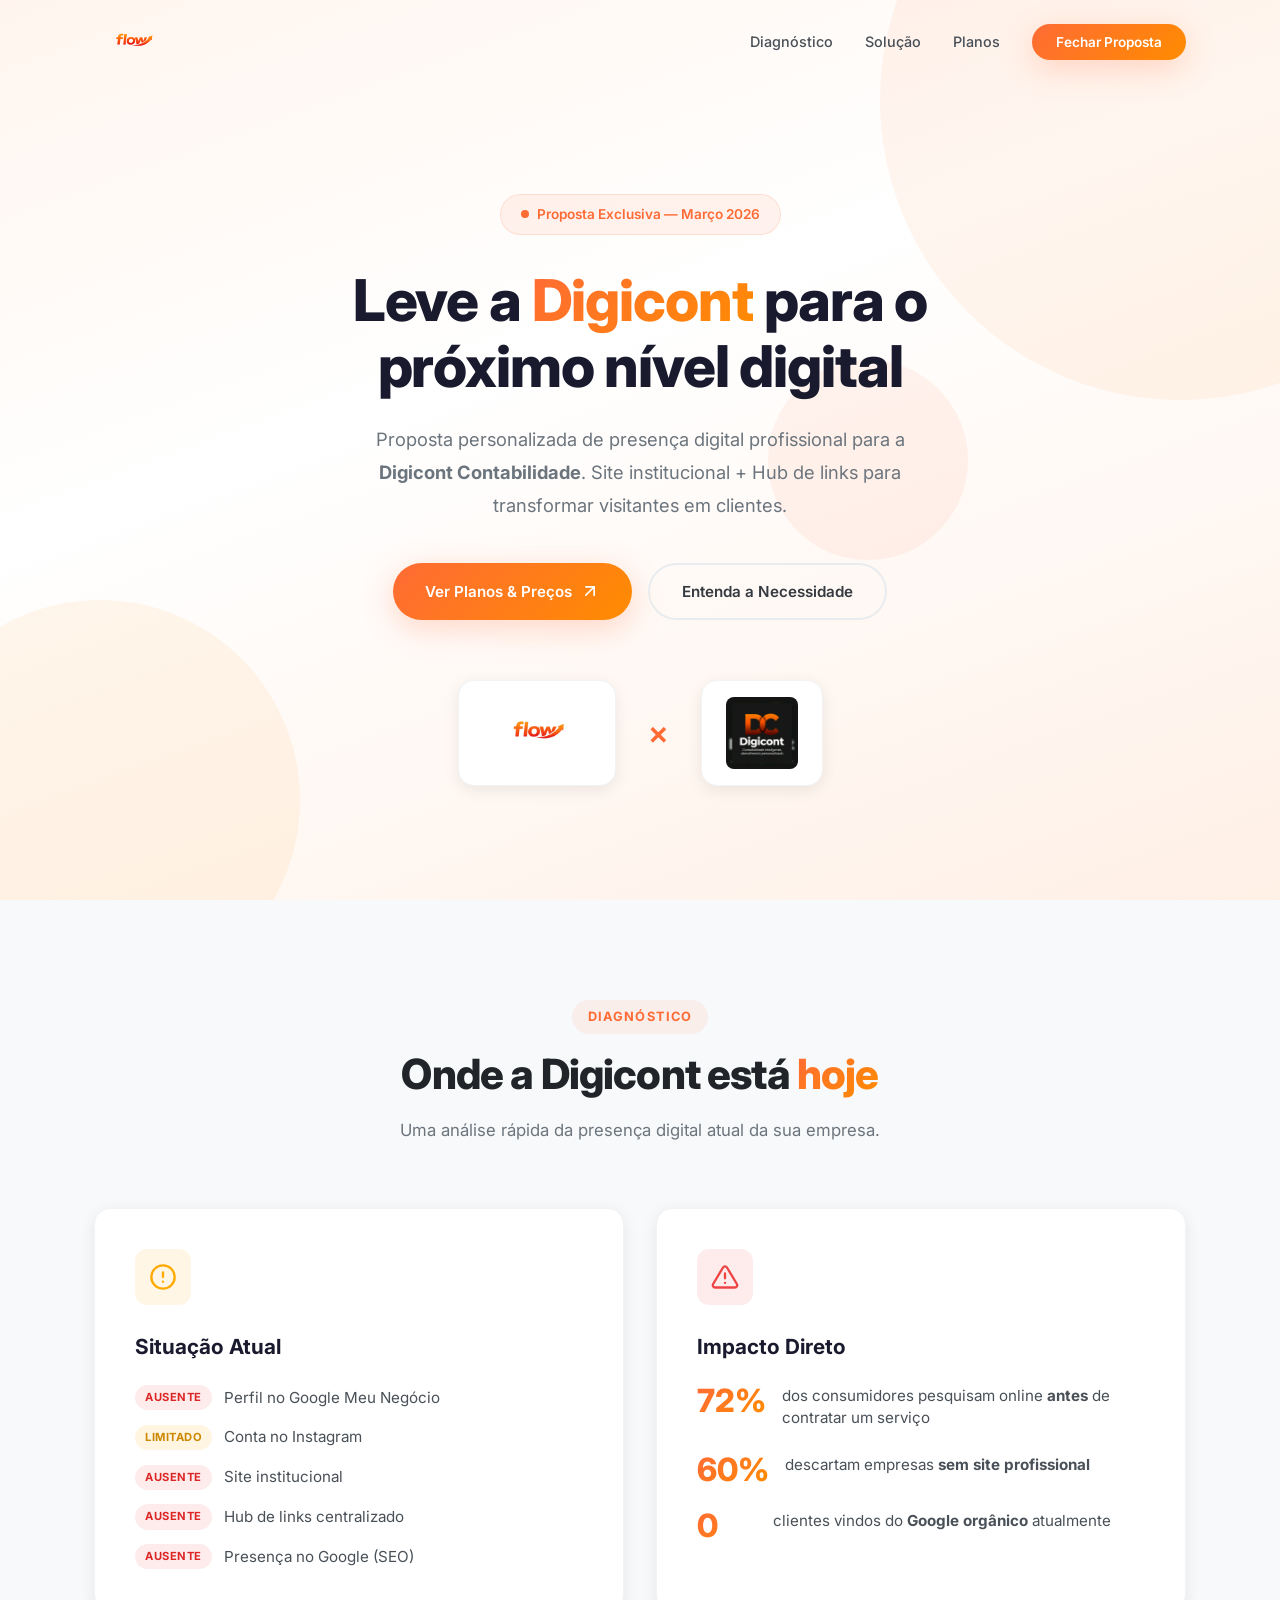
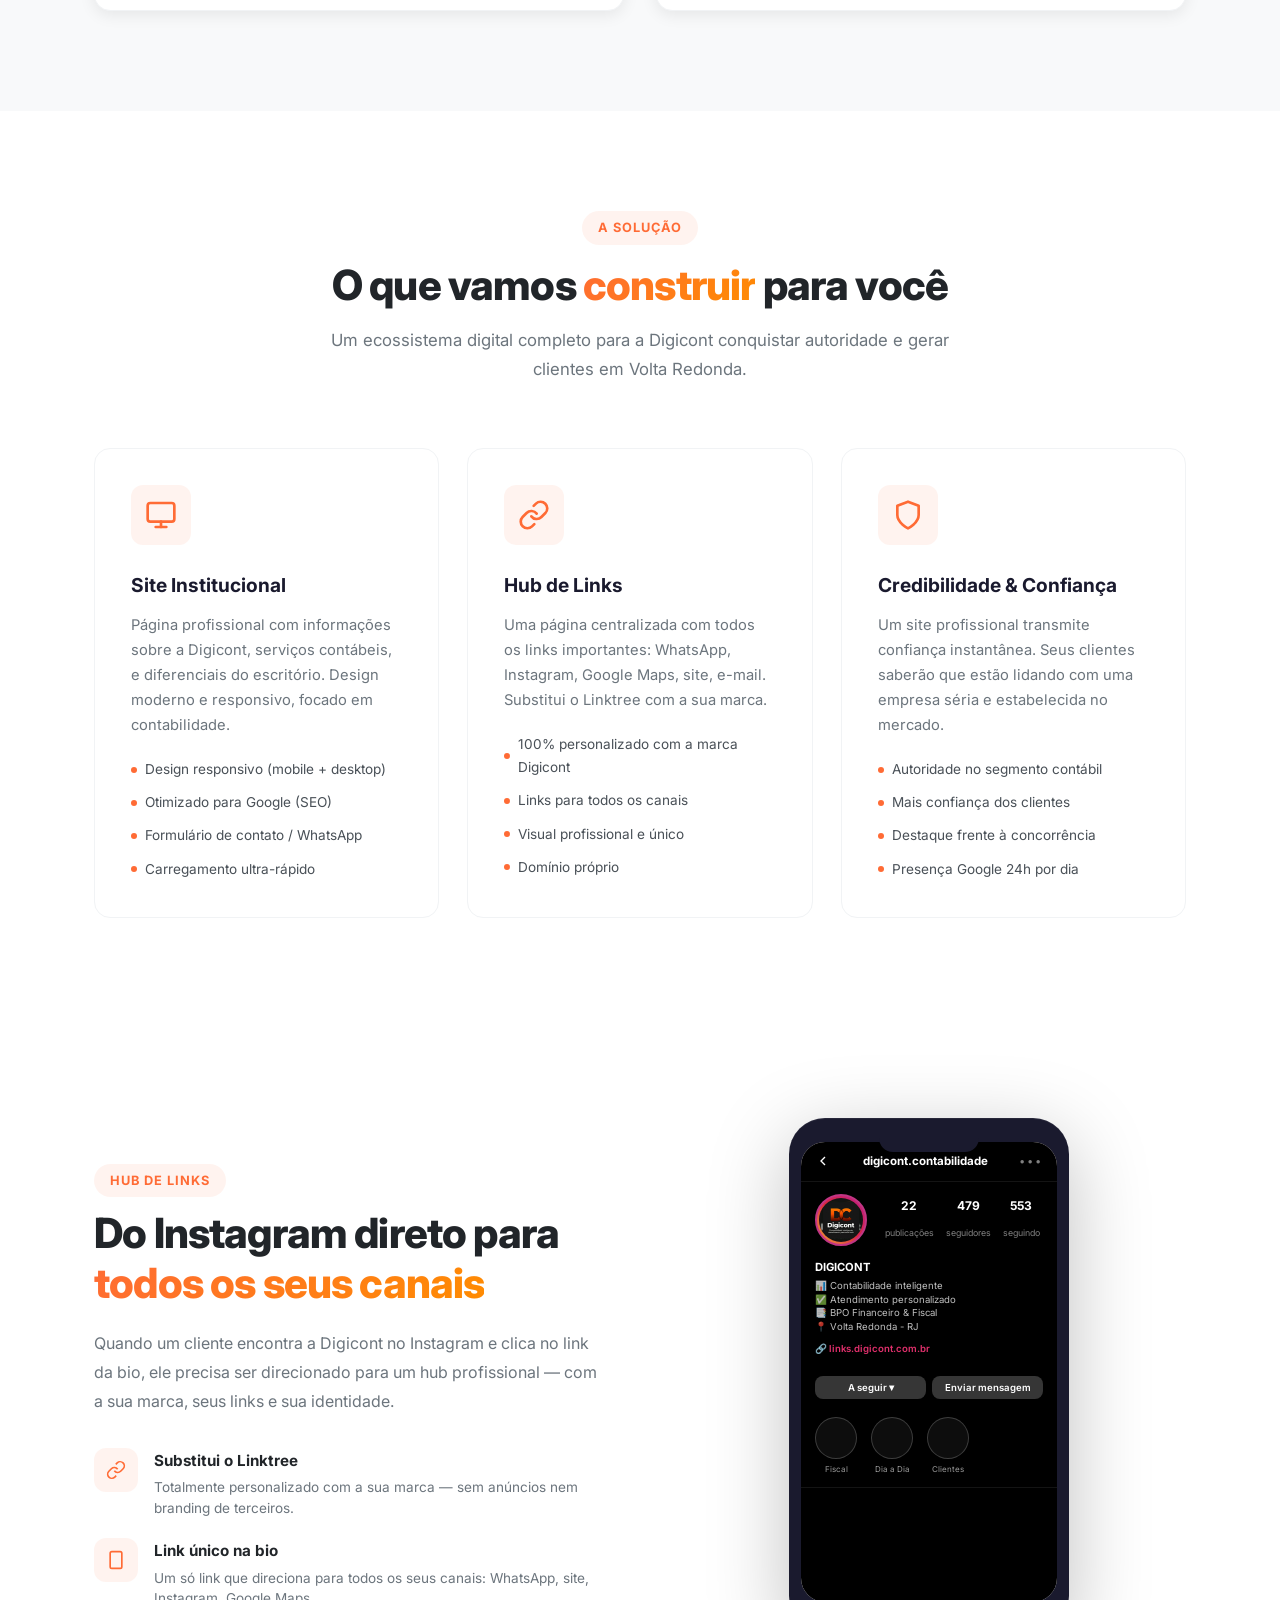
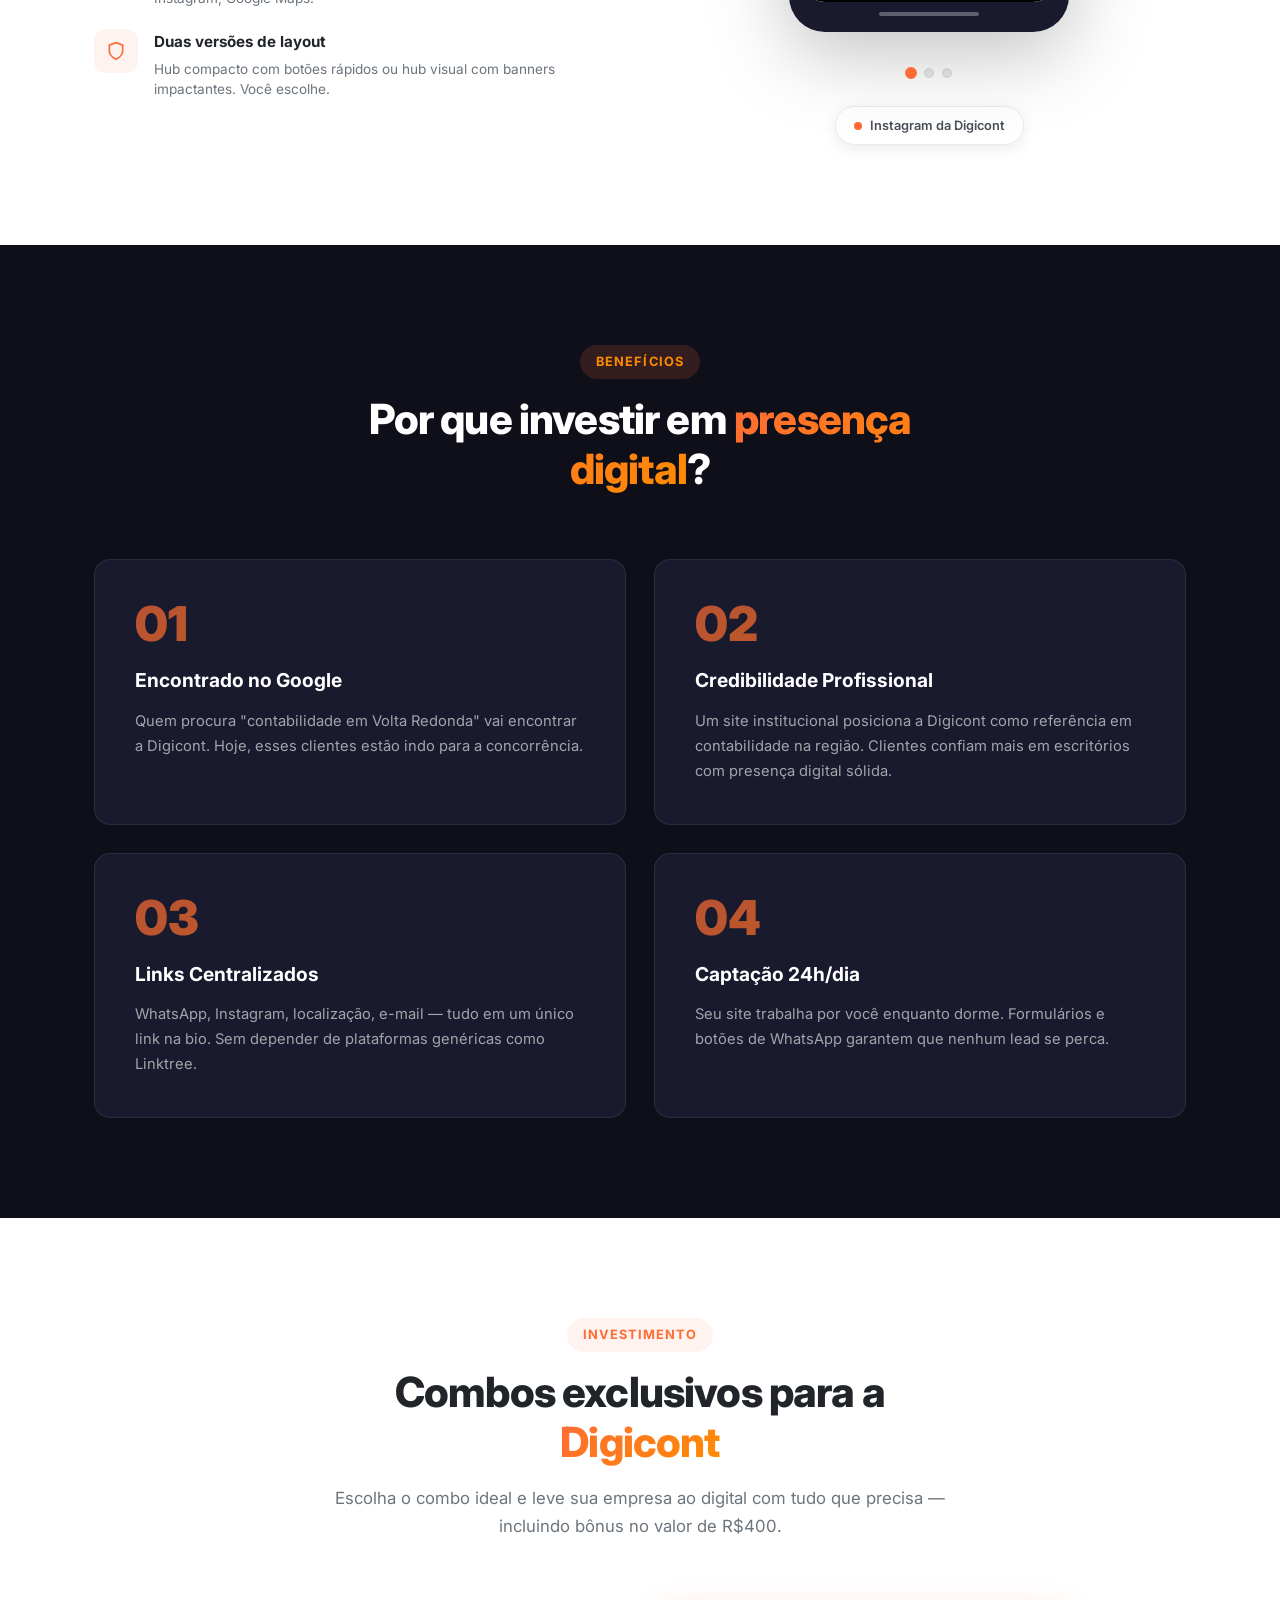
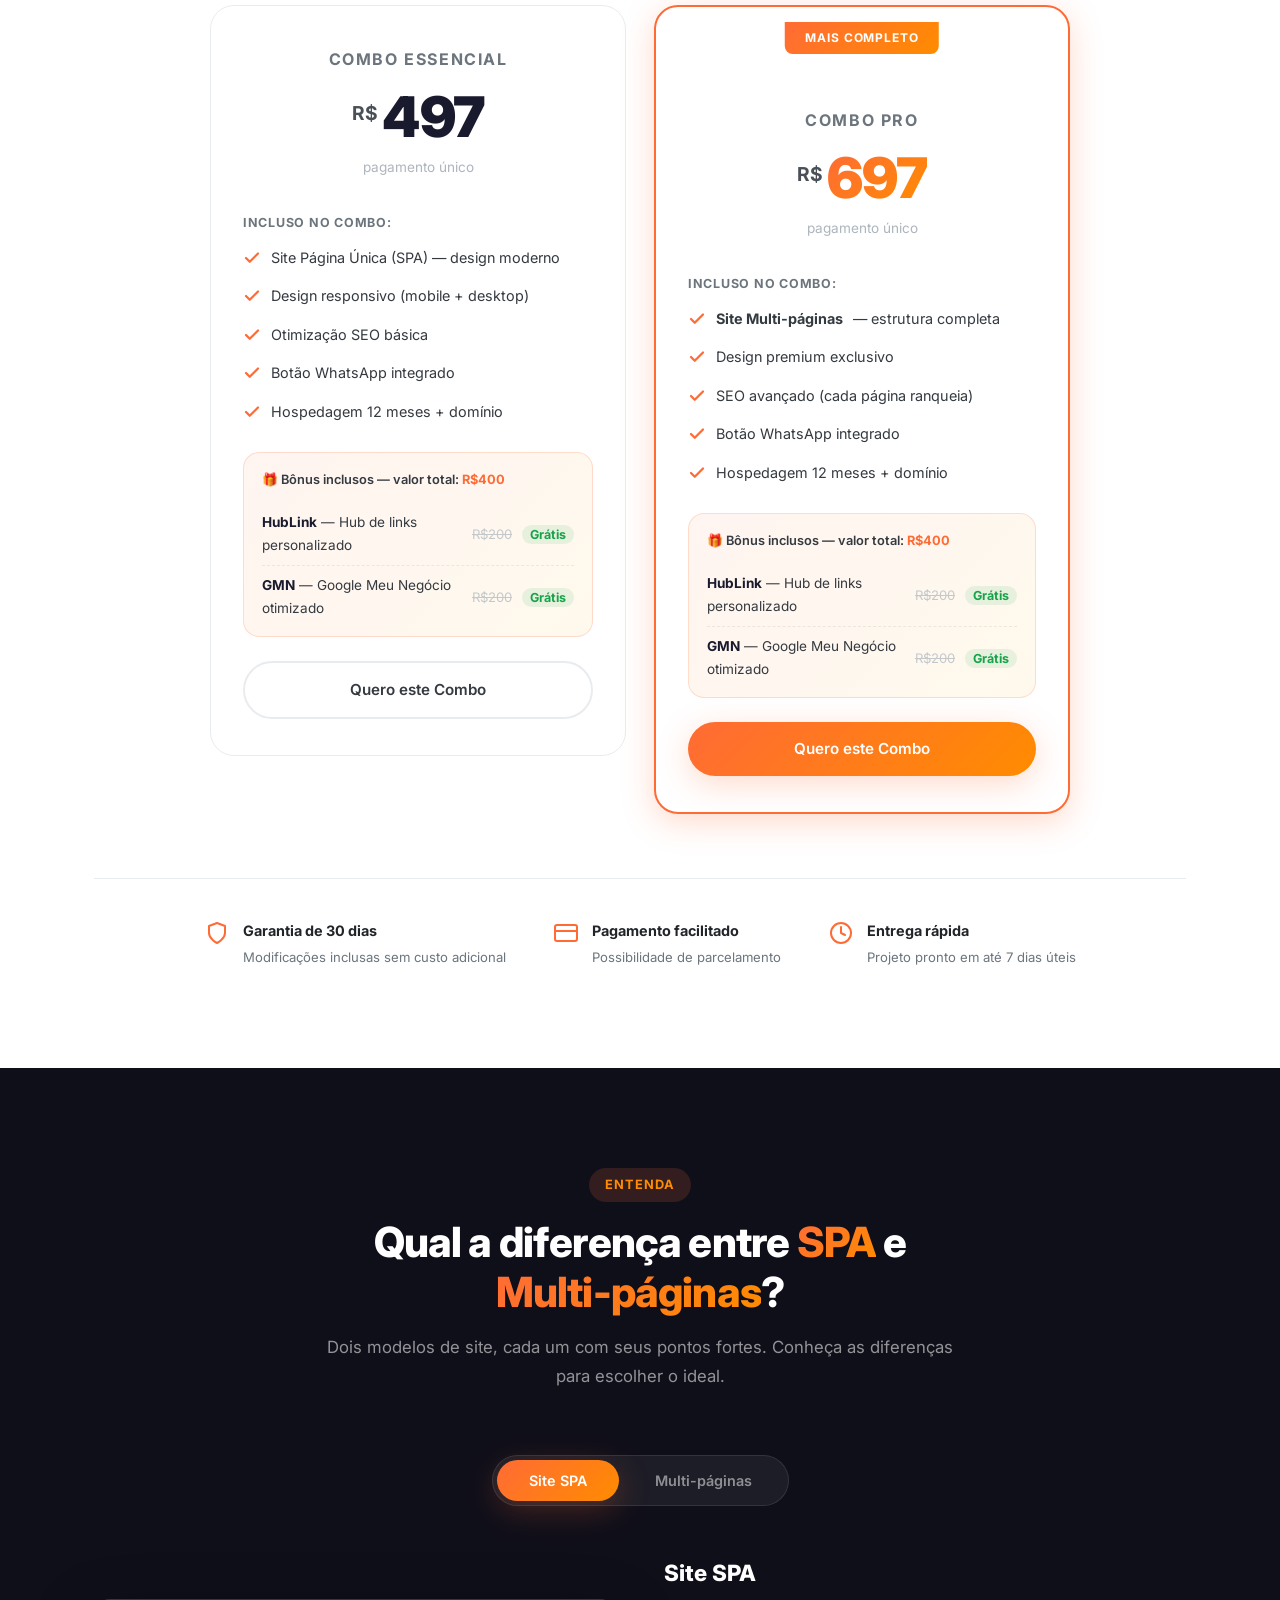
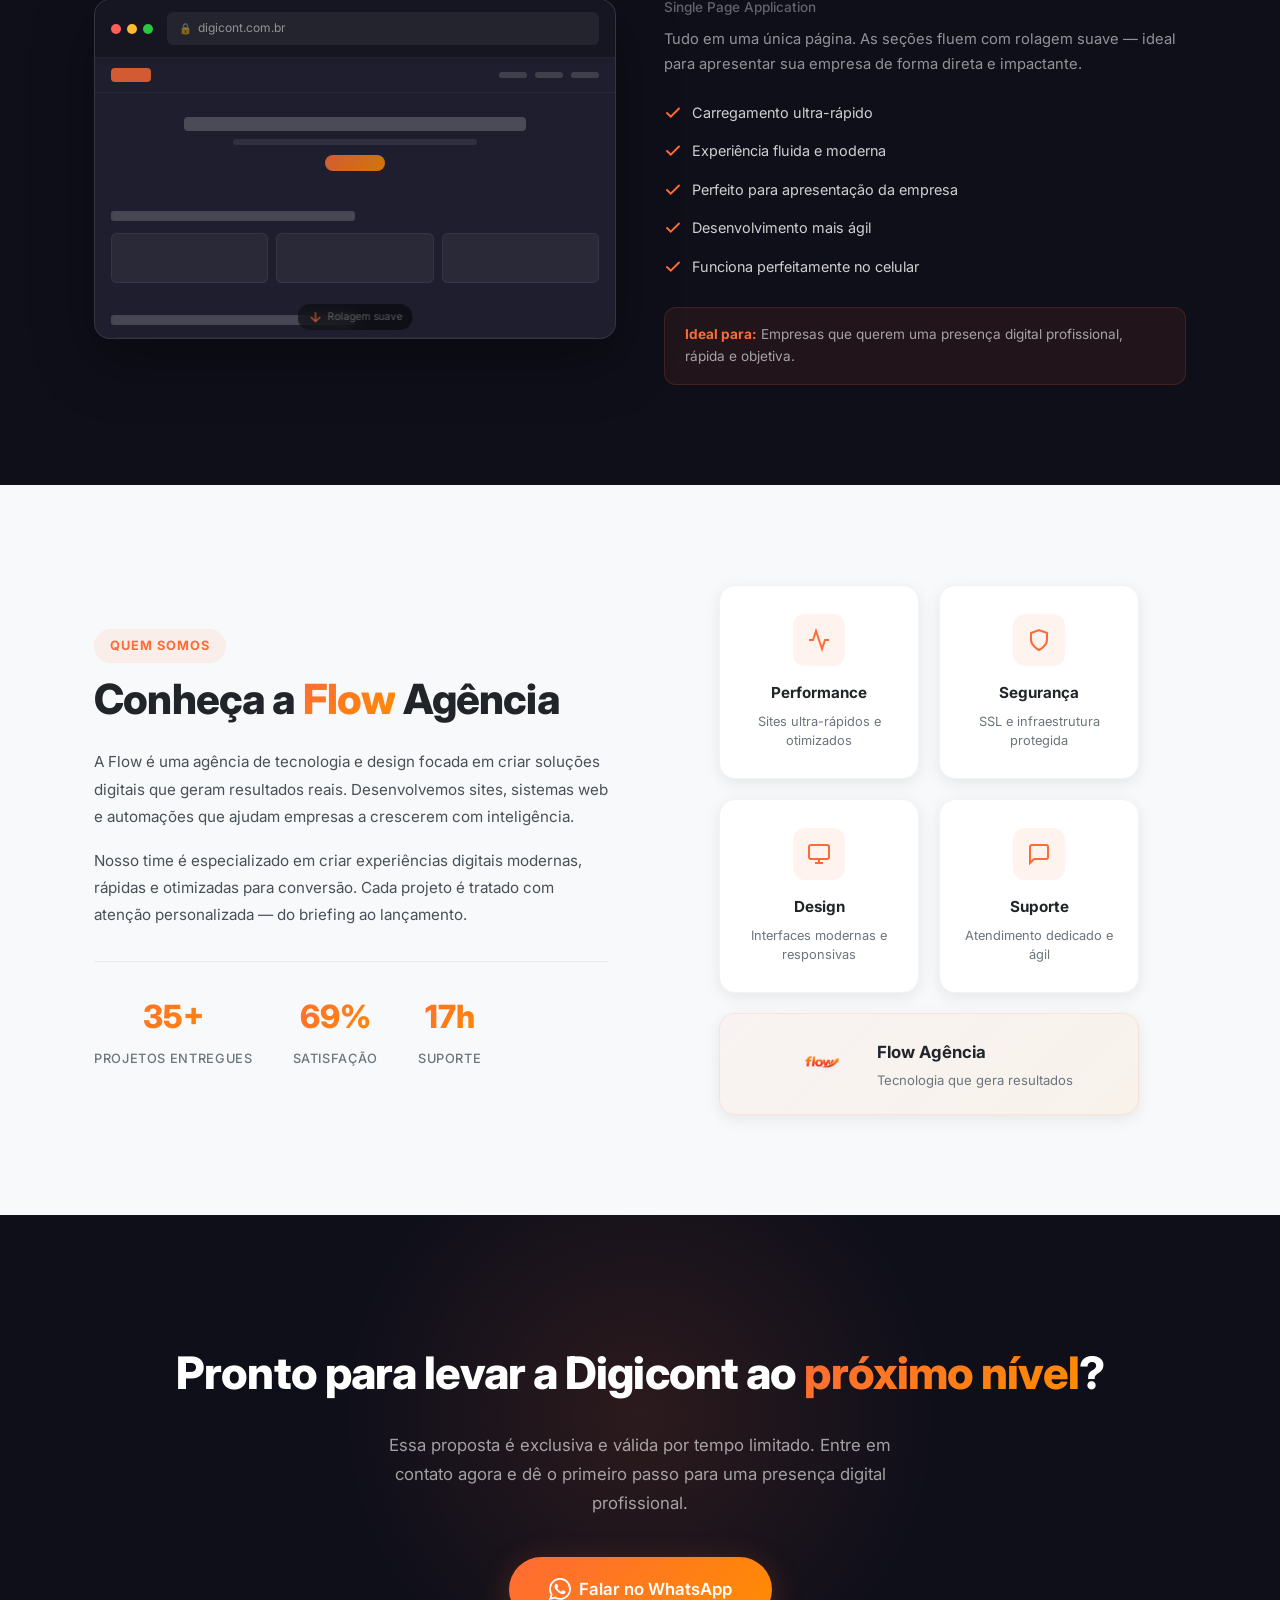
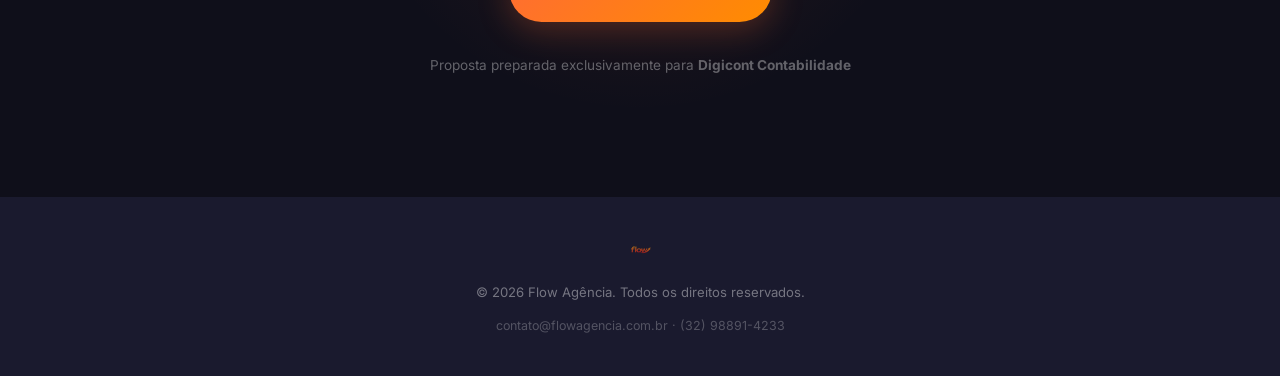
<file: index.html>
<!DOCTYPE html>
<html lang="pt-BR">
<head>
    <meta charset="UTF-8">
    <meta name="viewport" content="width=device-width, initial-scale=1.0">
    <title>Proposta Comercial — Digicont × Flow Agência</title>
    <meta name="description" content="Proposta exclusiva de criação de site institucional e hub de links para a Digicont Contabilidade.">
    <link rel="preconnect" href="https://fonts.googleapis.com">
    <link rel="preconnect" href="https://fonts.gstatic.com" crossorigin>
    <link href="https://fonts.googleapis.com/css2?family=Inter:wght@300;400;500;600;700;800;900&display=swap" rel="stylesheet">
    <link rel="stylesheet" href="styles.css">
</head>
<body>
    <!-- ====== NAVBAR ====== -->
    <nav class="navbar" id="navbar">
        <div class="nav-container">
            <img src="referencias/agenciaflow/flow-logo.png" alt="Flow Agência" class="nav-logo">
            <ul class="nav-links">
                <li><a href="#diagnostico">Diagnóstico</a></li>
                <li><a href="#solucao">Solução</a></li>
                <li><a href="#planos">Planos</a></li>
                <li><a href="#contato" class="nav-cta">Fechar Proposta</a></li>
            </ul>
            <button class="mobile-toggle" id="mobileToggle" aria-label="Menu">
                <span></span><span></span><span></span>
            </button>
        </div>
    </nav>

    <!-- ====== HERO ====== -->
    <section class="hero" id="hero">
        <div class="hero-bg-shapes">
            <div class="shape shape-1"></div>
            <div class="shape shape-2"></div>
            <div class="shape shape-3"></div>
        </div>
        <div class="container hero-content">
            <div class="hero-badge animate-on-scroll">
                <span class="badge-dot"></span>
                Proposta Exclusiva — Março 2026
            </div>
            <h1 class="hero-title animate-on-scroll">
                Leve a <span class="gradient-text">Digicont</span> para o<br>
                próximo nível digital
            </h1>
            <p class="hero-subtitle animate-on-scroll">
                Proposta personalizada de presença digital profissional para a 
                <strong>Digicont Contabilidade</strong>. Site institucional + Hub de links 
                para transformar visitantes em clientes.
            </p>
            <div class="hero-actions animate-on-scroll">
                <a href="#planos" class="btn btn-primary btn-lg">
                    Ver Planos & Preços
                    <svg width="20" height="20" viewBox="0 0 24 24" fill="none" stroke="currentColor" stroke-width="2" stroke-linecap="round" stroke-linejoin="round"><path d="M7 17l9.2-9.2M17 17V7H7"/></svg>
                </a>
                <a href="#diagnostico" class="btn btn-outline btn-lg">Entenda a Necessidade</a>
            </div>
            <div class="hero-logos animate-on-scroll">
                <div class="hero-logo-item">
                    <img src="referencias/agenciaflow/flow-logo.png" alt="Flow">
                </div>
                <span class="hero-logo-divider">×</span>
                <div class="hero-logo-item">
                    <img src="referencias/digicont/digicont-logo.png" alt="Digicont">
                </div>
            </div>
        </div>
    </section>

    <!-- ====== DIAGNÓSTICO ====== -->
    <section class="section section-light" id="diagnostico">
        <div class="container">
            <div class="section-header animate-on-scroll">
                <span class="section-tag">Diagnóstico</span>
                <h2 class="section-title">Onde a Digicont está <span class="gradient-text">hoje</span></h2>
                <p class="section-desc">Uma análise rápida da presença digital atual da sua empresa.</p>
            </div>
            <div class="diagnostic-grid">
                <div class="diagnostic-card current animate-on-scroll">
                    <div class="diag-icon diag-icon-warning">
                        <svg width="28" height="28" viewBox="0 0 24 24" fill="none" stroke="currentColor" stroke-width="2" stroke-linecap="round" stroke-linejoin="round"><circle cx="12" cy="12" r="10"/><path d="M12 8v4M12 16h.01"/></svg>
                    </div>
                    <h3>Situação Atual</h3>
                    <ul class="diag-list">
                        <li>
                            <span class="diag-status diag-status-missing">Ausente</span>
                            Perfil no Google Meu Negócio
                        </li>
                        <li>
                            <span class="diag-status diag-status-limited">Limitado</span>
                            Conta no Instagram
                        </li>
                        <li>
                            <span class="diag-status diag-status-missing">Ausente</span>
                            Site institucional
                        </li>
                        <li>
                            <span class="diag-status diag-status-missing">Ausente</span>
                            Hub de links centralizado
                        </li>
                        <li>
                            <span class="diag-status diag-status-missing">Ausente</span>
                            Presença no Google (SEO)
                        </li>
                    </ul>
                </div>
                <div class="diagnostic-card impact animate-on-scroll">
                    <div class="diag-icon diag-icon-danger">
                        <svg width="28" height="28" viewBox="0 0 24 24" fill="none" stroke="currentColor" stroke-width="2" stroke-linecap="round" stroke-linejoin="round"><path d="M10.29 3.86L1.82 18a2 2 0 001.71 3h16.94a2 2 0 001.71-3L13.71 3.86a2 2 0 00-3.42 0z"/><path d="M12 9v4M12 17h.01"/></svg>
                    </div>
                    <h3>Impacto Direto</h3>
                    <div class="impact-items">
                        <div class="impact-item">
                            <span class="impact-number">72%</span>
                            <p>dos consumidores pesquisam online <strong>antes</strong> de contratar um serviço</p>
                        </div>
                        <div class="impact-item">
                            <span class="impact-number">60%</span>
                            <p>descartam empresas <strong>sem site profissional</strong></p>
                        </div>
                        <div class="impact-item">
                            <span class="impact-number">0</span>
                            <p>clientes vindos do <strong>Google orgânico</strong> atualmente</p>
                        </div>
                    </div>
                </div>
            </div>
        </div>
    </section>

    <!-- ====== SOLUÇÃO ====== -->
    <section class="section section-white" id="solucao">
        <div class="container">
            <div class="section-header animate-on-scroll">
                <span class="section-tag">A Solução</span>
                <h2 class="section-title">O que vamos <span class="gradient-text">construir</span> para você</h2>
                <p class="section-desc">Um ecossistema digital completo para a Digicont conquistar autoridade e gerar clientes em Volta Redonda.</p>
            </div>
            <div class="solution-grid">
                <div class="solution-card animate-on-scroll">
                    <div class="solution-icon">
                        <svg width="32" height="32" viewBox="0 0 24 24" fill="none" stroke="currentColor" stroke-width="2" stroke-linecap="round" stroke-linejoin="round"><rect x="2" y="3" width="20" height="14" rx="2" ry="2"/><line x1="8" y1="21" x2="16" y2="21"/><line x1="12" y1="17" x2="12" y2="21"/></svg>
                    </div>
                    <h3>Site Institucional</h3>
                    <p>Página profissional com informações sobre a Digicont, serviços contábeis, e diferenciais do escritório. Design moderno e responsivo, focado em contabilidade.</p>
                    <ul class="solution-features">
                        <li>Design responsivo (mobile + desktop)</li>
                        <li>Otimizado para Google (SEO)</li>
                        <li>Formulário de contato / WhatsApp</li>
                        <li>Carregamento ultra-rápido</li>
                    </ul>
                </div>
                <div class="solution-card animate-on-scroll">
                    <div class="solution-icon">
                        <svg width="32" height="32" viewBox="0 0 24 24" fill="none" stroke="currentColor" stroke-width="2" stroke-linecap="round" stroke-linejoin="round"><path d="M10 13a5 5 0 007.54.54l3-3a5 5 0 00-7.07-7.07l-1.72 1.71"/><path d="M14 11a5 5 0 00-7.54-.54l-3 3a5 5 0 007.07 7.07l1.71-1.71"/></svg>
                    </div>
                    <h3>Hub de Links</h3>
                    <p>Uma página centralizada com todos os links importantes: WhatsApp, Instagram, Google Maps, site, e-mail. Substitui o Linktree com a sua marca.</p>
                    <ul class="solution-features">
                        <li>100% personalizado com a marca Digicont</li>
                        <li>Links para todos os canais</li>
                        <li>Visual profissional e único</li>
                        <li>Domínio próprio</li>
                    </ul>
                </div>
                <div class="solution-card animate-on-scroll">
                    <div class="solution-icon">
                        <svg width="32" height="32" viewBox="0 0 24 24" fill="none" stroke="currentColor" stroke-width="2" stroke-linecap="round" stroke-linejoin="round"><path d="M12 22s8-4 8-10V5l-8-3-8 3v7c0 6 8 10 8 10z"/></svg>
                    </div>
                    <h3>Credibilidade & Confiança</h3>
                    <p>Um site profissional transmite confiança instantânea. Seus clientes saberão que estão lidando com uma empresa séria e estabelecida no mercado.</p>
                    <ul class="solution-features">
                        <li>Autoridade no segmento contábil</li>
                        <li>Mais confiança dos clientes</li>
                        <li>Destaque frente à concorrência</li>
                        <li>Presença Google 24h por dia</li>
                    </ul>
                </div>
            </div>
        </div>
    </section>

    <!-- ====== HUB DE LINKS DEMO ====== -->
    <section class="section section-white" id="hub-demo">
        <div class="container">
            <div class="hub-demo-grid">
                <!-- Text side -->
                <div class="hub-demo-content animate-on-scroll">
                    <span class="section-tag">Hub de Links</span>
                    <h2 class="section-title">Do Instagram direto para <span class="gradient-text">todos os seus canais</span></h2>
                    <p class="hub-demo-desc">
                        Quando um cliente encontra a Digicont no Instagram e clica no link da bio, ele precisa ser direcionado 
                        para um hub profissional — com a sua marca, seus links e sua identidade.
                    </p>
                    <div class="hub-features-list">
                        <div class="hub-feature-item">
                            <div class="hub-feature-icon">
                                <svg width="20" height="20" viewBox="0 0 24 24" fill="none" stroke="currentColor" stroke-width="2"><path d="M10 13a5 5 0 007.54.54l3-3a5 5 0 00-7.07-7.07l-1.72 1.71"/><path d="M14 11a5 5 0 00-7.54-.54l-3 3a5 5 0 007.07 7.07l1.71-1.71"/></svg>
                            </div>
                            <div>
                                <strong>Substitui o Linktree</strong>
                                <p>Totalmente personalizado com a sua marca — sem anúncios nem branding de terceiros.</p>
                            </div>
                        </div>
                        <div class="hub-feature-item">
                            <div class="hub-feature-icon">
                                <svg width="20" height="20" viewBox="0 0 24 24" fill="none" stroke="currentColor" stroke-width="2"><rect x="5" y="2" width="14" height="20" rx="2" ry="2"/><line x1="12" y1="18" x2="12.01" y2="18"/></svg>
                            </div>
                            <div>
                                <strong>Link único na bio</strong>
                                <p>Um só link que direciona para todos os seus canais: WhatsApp, site, Instagram, Google Maps.</p>
                            </div>
                        </div>
                        <div class="hub-feature-item">
                            <div class="hub-feature-icon">
                                <svg width="20" height="20" viewBox="0 0 24 24" fill="none" stroke="currentColor" stroke-width="2"><path d="M12 22s8-4 8-10V5l-8-3-8 3v7c0 6 8 10 8 10z"/></svg>
                            </div>
                            <div>
                                <strong>Duas versões de layout</strong>
                                <p>Hub compacto com botões rápidos ou hub visual com banners impactantes. Você escolhe.</p>
                            </div>
                        </div>
                    </div>
                </div>

                <!-- Phone Mockup with Animation -->
                <div class="hub-phone-wrapper animate-on-scroll">
                    <div class="hub-phone">
                        <div class="phone-notch"></div>
                        <div class="phone-screen">
                            <!-- SCREEN 1: Instagram Profile -->
                            <div class="hub-screen ig-screen hub-screen-active" id="igScreen">
                                <div class="ig-header">
                                    <svg width="16" height="16" viewBox="0 0 24 24" fill="none" stroke="white" stroke-width="2"><polyline points="15 18 9 12 15 6"/></svg>
                                    <span class="ig-username">digicont.contabilidade</span>
                                    <span class="ig-dots">•••</span>
                                </div>
                                <div class="ig-profile-area">
                                    <div class="ig-avatar">
                                        <img src="referencias/digicont/digicont-logo.png" alt="Digicont">
                                    </div>
                                    <div class="ig-stats">
                                        <div class="ig-stat"><strong>22</strong><span>publicações</span></div>
                                        <div class="ig-stat"><strong>479</strong><span>seguidores</span></div>
                                        <div class="ig-stat"><strong>553</strong><span>seguindo</span></div>
                                    </div>
                                </div>
                                <div class="ig-bio">
                                    <strong>DIGICONT</strong>
                                    <p>📊 Contabilidade inteligente</p>
                                    <p>✅ Atendimento personalizado</p>
                                    <p>📑 BPO Financeiro & Fiscal</p>
                                    <p>📍 Volta Redonda - RJ</p>
                                    <a class="ig-bio-link" id="igBioLink">🔗 links.digicont.com.br</a>
                                </div>
                                <div class="ig-actions">
                                    <button class="ig-btn ig-btn-follow">A seguir ▾</button>
                                    <button class="ig-btn ig-btn-msg">Enviar mensagem</button>
                                </div>
                                <div class="ig-highlights">
                                    <div class="ig-highlight"><div class="ig-hl-circle"></div><span>Fiscal</span></div>
                                    <div class="ig-highlight"><div class="ig-hl-circle"></div><span>Dia a Dia</span></div>
                                    <div class="ig-highlight"><div class="ig-hl-circle"></div><span>Clientes</span></div>
                                </div>
                                <!-- Animated cursor -->
                                <div class="ig-cursor" id="igCursor">
                                    <svg width="20" height="20" viewBox="0 0 24 24" fill="white" stroke="rgba(0,0,0,0.3)" stroke-width="1"><path d="M5 3l14 9-6 1-3 7z"/></svg>
                                </div>
                            </div>

                            <!-- SCREEN 2: Hub Compacto -->
                            <div class="hub-screen hub-compact-screen" id="hubCompact">
                                <div class="hub-screen-content">
                                    <div class="hub-profile">
                                        <div class="hub-avatar">
                                            <img src="referencias/digicont/digicont-logo.png" alt="Digicont">
                                        </div>
                                        <h3 class="hub-name">Digicont Contabilidade</h3>
                                        <p class="hub-bio">Contabilidade inteligente em Volta Redonda 📊</p>
                                    </div>
                                    <div class="hub-links">
                                        <a class="hub-link-btn hub-link-wa" href="#">
                                            <svg width="16" height="16" viewBox="0 0 24 24" fill="currentColor"><path d="M17.472 14.382c-.297-.149-1.758-.867-2.03-.967-.273-.099-.471-.148-.67.15-.197.297-.767.966-.94 1.164-.173.199-.347.223-.644.075-.297-.15-1.255-.463-2.39-1.475-.883-.788-1.48-1.761-1.653-2.059-.173-.297-.018-.458.13-.606.134-.133.298-.347.446-.52.149-.174.198-.298.298-.497.099-.198.05-.371-.025-.52-.075-.149-.669-1.612-.916-2.207-.242-.579-.487-.5-.669-.51-.173-.008-.371-.01-.57-.01-.198 0-.52.074-.792.372-.272.297-1.04 1.016-1.04 2.479 0 1.462 1.065 2.875 1.213 3.074.149.198 2.096 3.2 5.077 4.487.709.306 1.262.489 1.694.625.712.227 1.36.195 1.871.118.571-.085 1.758-.719 2.006-1.413.248-.694.248-1.289.173-1.413-.074-.124-.272-.198-.57-.347z"/></svg>
                                            Fale pelo WhatsApp
                                        </a>
                                        <a class="hub-link-btn" href="#">
                                            <svg width="16" height="16" viewBox="0 0 24 24" fill="none" stroke="currentColor" stroke-width="2"><rect x="2" y="3" width="20" height="14" rx="2"/><line x1="8" y1="21" x2="16" y2="21"/><line x1="12" y1="17" x2="12" y2="21"/></svg>
                                            Visite nosso Site
                                        </a>
                                        <a class="hub-link-btn" href="#">
                                            <svg width="16" height="16" viewBox="0 0 24 24" fill="none" stroke="currentColor" stroke-width="2"><rect x="2" y="2" width="20" height="20" rx="5"/><path d="M16 11.37A4 4 0 1112.63 8 4 4 0 0116 11.37z"/></svg>
                                            Instagram @digicont
                                        </a>
                                        <a class="hub-link-btn" href="#">
                                            <svg width="16" height="16" viewBox="0 0 24 24" fill="none" stroke="currentColor" stroke-width="2"><path d="M21 10c0 7-9 13-9 13s-9-6-9-13a9 9 0 0118 0z"/><circle cx="12" cy="10" r="3"/></svg>
                                            Nossa Localização
                                        </a>
                                        <a class="hub-link-btn" href="#">
                                            <svg width="16" height="16" viewBox="0 0 24 24" fill="none" stroke="currentColor" stroke-width="2"><path d="M4 4h16c1.1 0 2 .9 2 2v12c0 1.1-.9 2-2 2H4c-1.1 0-2-.9-2-2V6c0-1.1.9-2 2-2z"/><polyline points="22,6 12,13 2,6"/></svg>
                                            Enviar E-mail
                                        </a>
                                        <a class="hub-link-btn" href="#">
                                            <svg width="16" height="16" viewBox="0 0 24 24" fill="none" stroke="currentColor" stroke-width="2"><polygon points="12 2 15.09 8.26 22 9.27 17 14.14 18.18 21.02 12 17.77 5.82 21.02 7 14.14 2 9.27 8.91 8.26 12 2"/></svg>
                                            Avalie no Google
                                        </a>
                                    </div>
                                    <div class="hub-footer-mock"><span>links.digicont.com.br</span></div>
                                </div>
                            </div>

                            <!-- SCREEN 3: Hub Visual (grandes banners) -->
                            <div class="hub-screen hub-visual-screen" id="hubVisual">
                                <div class="hub-screen-content hub-visual-content">
                                    <div class="hub-profile hub-profile-mini">
                                        <div class="hub-avatar hub-avatar-sm">
                                            <img src="referencias/digicont/digicont-logo.png" alt="Digicont">
                                        </div>
                                        <div class="hub-profile-text">
                                            <h3 class="hub-name">Digicont Contabilidade</h3>
                                            <p class="hub-bio">Contabilidade em VRB</p>
                                        </div>
                                    </div>
                                    <div class="hub-banners">
                                        <div class="hub-banner-card">
                                            <div class="hub-banner-bg" style="background: linear-gradient(135deg, #5C3A21, #8B6543);"></div>
                                            <div class="hub-banner-content">
                                                <div class="hub-banner-icon">
                                                    <svg width="28" height="28" viewBox="0 0 24 24" fill="none" stroke="white" stroke-width="2"><path d="M21 15a2 2 0 01-2 2H7l-4 4V5a2 2 0 012-2h14a2 2 0 012 2z"/></svg>
                                                </div>
                                                <div>
                                                    <strong>Fale com um consultor</strong>
                                                    <p>Tire suas dúvidas sobre nossos serviços</p>
                                                </div>
                                            </div>
                                            <span class="hub-banner-cta">CLIQUE AQUI →</span>
                                        </div>
                                        <div class="hub-banner-card">
                                            <div class="hub-banner-bg" style="background: linear-gradient(135deg, #2D5016, #4A7A2E);"></div>
                                            <div class="hub-banner-content">
                                                <div class="hub-banner-icon">
                                                    <svg width="28" height="28" viewBox="0 0 24 24" fill="none" stroke="white" stroke-width="2"><path d="M3 9l9-7 9 7v11a2 2 0 01-2 2H5a2 2 0 01-2-2z"/><polyline points="9 22 9 12 15 12 15 22"/></svg>
                                                </div>
                                                <div>
                                                    <strong>Nossos Serviços</strong>
                                                    <p>Declarações, impostos e mais</p>
                                                </div>
                                            </div>
                                            <span class="hub-banner-cta">CLIQUE AQUI →</span>
                                        </div>
                                        <div class="hub-banner-card">
                                            <div class="hub-banner-bg" style="background: linear-gradient(135deg, #1a365d, #2b6cb0);"></div>
                                            <div class="hub-banner-content">
                                                <div class="hub-banner-icon">
                                                    <svg width="28" height="28" viewBox="0 0 24 24" fill="none" stroke="white" stroke-width="2"><rect x="2" y="2" width="20" height="20" rx="5"/><path d="M16 11.37A4 4 0 1112.63 8 4 4 0 0116 11.37z"/><line x1="17.5" y1="6.5" x2="17.51" y2="6.5"/></svg>
                                                </div>
                                                <div>
                                                    <strong>Siga no Instagram</strong>
                                                    <p>Acompanhe nosso dia a dia</p>
                                                </div>
                                            </div>
                                            <span class="hub-banner-cta">CLIQUE AQUI →</span>
                                        </div>
                                    </div>
                                    <div class="hub-footer-mock"><span>links.digicont.com.br</span></div>
                                </div>
                            </div>
                        </div>
                        <div class="phone-home-bar"></div>
                    </div>
                    <!-- Version indicator -->
                    <div class="hub-version-indicator">
                        <button class="hub-version-dot hub-vdot-active" data-screen="0"></button>
                        <button class="hub-version-dot" data-screen="1"></button>
                        <button class="hub-version-dot" data-screen="2"></button>
                    </div>
                    <div class="hub-phone-label">
                        <span class="hub-label-dot"></span>
                        <span id="hubStepLabel">Instagram da Digicont</span>
                    </div>
                </div>
            </div>
        </div>
    </section>


    <!-- ====== BENEFÍCIOS ====== -->
    <section class="section section-dark" id="beneficios">
        <div class="container">
            <div class="section-header animate-on-scroll">
                <span class="section-tag tag-light">Benefícios</span>
                <h2 class="section-title text-white">Por que investir em <span class="gradient-text">presença digital</span>?</h2>
            </div>
            <div class="benefits-grid">
                <div class="benefit-card animate-on-scroll">
                    <div class="benefit-number">01</div>
                    <h3>Encontrado no Google</h3>
                    <p>Quem procura "contabilidade em Volta Redonda" vai encontrar a Digicont. Hoje, esses clientes estão indo para a concorrência.</p>
                </div>
                <div class="benefit-card animate-on-scroll">
                    <div class="benefit-number">02</div>
                    <h3>Credibilidade Profissional</h3>
                    <p>Um site institucional posiciona a Digicont como referência em contabilidade na região. Clientes confiam mais em escritórios com presença digital sólida.</p>
                </div>
                <div class="benefit-card animate-on-scroll">
                    <div class="benefit-number">03</div>
                    <h3>Links Centralizados</h3>
                    <p>WhatsApp, Instagram, localização, e-mail — tudo em um único link na bio. Sem depender de plataformas genéricas como Linktree.</p>
                </div>
                <div class="benefit-card animate-on-scroll">
                    <div class="benefit-number">04</div>
                    <h3>Captação 24h/dia</h3>
                    <p>Seu site trabalha por você enquanto dorme. Formulários e botões de WhatsApp garantem que nenhum lead se perca.</p>
                </div>
            </div>
        </div>
    </section>

    <!-- ====== PLANOS & PREÇOS ====== -->
    <section class="section section-white" id="planos">
        <div class="container">
            <div class="section-header animate-on-scroll">
                <span class="section-tag">Investimento</span>
                <h2 class="section-title">Combos exclusivos para a <span class="gradient-text">Digicont</span></h2>
                <p class="section-desc">Escolha o combo ideal e leve sua empresa ao digital com tudo que precisa — incluindo bônus no valor de R$400.</p>
            </div>

            <div class="pricing-grid pricing-grid-2col">

                <!-- COMBO 1 -->
                <div class="pricing-card animate-on-scroll">
                    <div class="pricing-header">
                        <span class="pricing-name">Combo Essencial</span>
                        <div class="pricing-price">
                            <span class="price-currency">R$</span>
                            <span class="price-value">497</span>
                        </div>
                        <span class="pricing-period">pagamento único</span>
                    </div>
                    <div class="pricing-body">
                        <p class="combo-label-main">Incluso no combo:</p>
                        <ul class="pricing-features">
                            <li class="feature-included">
                                <svg width="18" height="18" viewBox="0 0 24 24" fill="none" stroke="currentColor" stroke-width="3" stroke-linecap="round" stroke-linejoin="round"><polyline points="20 6 9 17 4 12"/></svg>
                                Site Página Única (SPA) — design moderno
                            </li>
                            <li class="feature-included">
                                <svg width="18" height="18" viewBox="0 0 24 24" fill="none" stroke="currentColor" stroke-width="3" stroke-linecap="round" stroke-linejoin="round"><polyline points="20 6 9 17 4 12"/></svg>
                                Design responsivo (mobile + desktop)
                            </li>
                            <li class="feature-included">
                                <svg width="18" height="18" viewBox="0 0 24 24" fill="none" stroke="currentColor" stroke-width="3" stroke-linecap="round" stroke-linejoin="round"><polyline points="20 6 9 17 4 12"/></svg>
                                Otimização SEO básica
                            </li>
                            <li class="feature-included">
                                <svg width="18" height="18" viewBox="0 0 24 24" fill="none" stroke="currentColor" stroke-width="3" stroke-linecap="round" stroke-linejoin="round"><polyline points="20 6 9 17 4 12"/></svg>
                                Botão WhatsApp integrado
                            </li>
                            <li class="feature-included">
                                <svg width="18" height="18" viewBox="0 0 24 24" fill="none" stroke="currentColor" stroke-width="3" stroke-linecap="round" stroke-linejoin="round"><polyline points="20 6 9 17 4 12"/></svg>
                                Hospedagem 12 meses + domínio
                            </li>
                        </ul>

                        <div class="combo-bonus-block">
                            <p class="combo-bonus-label">🎁 Bônus inclusos — valor total: <strong>R$400</strong></p>
                            <div class="combo-bonus-item">
                                <div class="combo-bonus-text">
                                    <strong>HubLink</strong> — Hub de links personalizado
                                </div>
                                <span class="combo-bonus-value"><s>R$200</s> <em>Grátis</em></span>
                            </div>
                            <div class="combo-bonus-item">
                                <div class="combo-bonus-text">
                                    <strong>GMN</strong> — Google Meu Negócio otimizado
                                </div>
                                <span class="combo-bonus-value"><s>R$200</s> <em>Grátis</em></span>
                            </div>
                        </div>

                        <a href="#contato" class="btn btn-outline btn-block">Quero este Combo</a>
                    </div>
                </div>

                <!-- COMBO 2 -->
                <div class="pricing-card pricing-featured animate-on-scroll" style="padding-top: 60px;">
                    <div class="pricing-badge" style="background: var(--gradient-primary); color: white; top: 15px;">Mais Completo</div>
                    <div class="pricing-header">
                        <span class="pricing-name">Combo Pro</span>
                        <div class="pricing-price">
                            <span class="price-currency">R$</span>
                            <span class="price-value">697</span>
                        </div>
                        <span class="pricing-period">pagamento único</span>
                    </div>
                    <div class="pricing-body">
                        <p class="combo-label-main">Incluso no combo:</p>
                        <ul class="pricing-features">
                            <li class="feature-included">
                                <svg width="18" height="18" viewBox="0 0 24 24" fill="none" stroke="currentColor" stroke-width="3" stroke-linecap="round" stroke-linejoin="round"><polyline points="20 6 9 17 4 12"/></svg>
                                <strong>Site Multi-páginas</strong> — estrutura completa
                            </li>
                            <li class="feature-included">
                                <svg width="18" height="18" viewBox="0 0 24 24" fill="none" stroke="currentColor" stroke-width="3" stroke-linecap="round" stroke-linejoin="round"><polyline points="20 6 9 17 4 12"/></svg>
                                Design premium exclusivo
                            </li>
                            <li class="feature-included">
                                <svg width="18" height="18" viewBox="0 0 24 24" fill="none" stroke="currentColor" stroke-width="3" stroke-linecap="round" stroke-linejoin="round"><polyline points="20 6 9 17 4 12"/></svg>
                                SEO avançado (cada página ranqueia)
                            </li>
                            <li class="feature-included">
                                <svg width="18" height="18" viewBox="0 0 24 24" fill="none" stroke="currentColor" stroke-width="3" stroke-linecap="round" stroke-linejoin="round"><polyline points="20 6 9 17 4 12"/></svg>
                                Botão WhatsApp integrado
                            </li>
                            <li class="feature-included">
                                <svg width="18" height="18" viewBox="0 0 24 24" fill="none" stroke="currentColor" stroke-width="3" stroke-linecap="round" stroke-linejoin="round"><polyline points="20 6 9 17 4 12"/></svg>
                                Hospedagem 12 meses + domínio
                            </li>
                        </ul>

                        <div class="combo-bonus-block">
                            <p class="combo-bonus-label">🎁 Bônus inclusos — valor total: <strong>R$400</strong></p>
                            <div class="combo-bonus-item">
                                <div class="combo-bonus-text">
                                    <strong>HubLink</strong> — Hub de links personalizado
                                </div>
                                <span class="combo-bonus-value"><s>R$200</s> <em>Grátis</em></span>
                            </div>
                            <div class="combo-bonus-item">
                                <div class="combo-bonus-text">
                                    <strong>GMN</strong> — Google Meu Negócio otimizado
                                </div>
                                <span class="combo-bonus-value"><s>R$200</s> <em>Grátis</em></span>
                            </div>
                        </div>

                        <a href="#contato" class="btn btn-primary btn-block">Quero este Combo</a>
                    </div>
                </div>

            </div>

            <!-- Garantias -->
            <div class="guarantees animate-on-scroll">
                <div class="guarantee-item">
                    <svg width="24" height="24" viewBox="0 0 24 24" fill="none" stroke="currentColor" stroke-width="2" stroke-linecap="round" stroke-linejoin="round"><path d="M12 22s8-4 8-10V5l-8-3-8 3v7c0 6 8 10 8 10z"/></svg>
                    <div>
                        <strong>Garantia de 30 dias</strong>
                        <p>Modificações inclusas sem custo adicional</p>
                    </div>
                </div>
                <div class="guarantee-item">
                    <svg width="24" height="24" viewBox="0 0 24 24" fill="none" stroke="currentColor" stroke-width="2" stroke-linecap="round" stroke-linejoin="round"><rect x="1" y="4" width="22" height="16" rx="2" ry="2"/><line x1="1" y1="10" x2="23" y2="10"/></svg>
                    <div>
                        <strong>Pagamento facilitado</strong>
                        <p>Possibilidade de parcelamento</p>
                    </div>
                </div>
                <div class="guarantee-item">
                    <svg width="24" height="24" viewBox="0 0 24 24" fill="none" stroke="currentColor" stroke-width="2" stroke-linecap="round" stroke-linejoin="round"><circle cx="12" cy="12" r="10"/><polyline points="12 6 12 12 16 14"/></svg>
                    <div>
                        <strong>Entrega rápida</strong>
                        <p>Projeto pronto em até 7 dias úteis</p>
                    </div>
                </div>
            </div>
        </div>
    </section>

    <!-- ====== SPA vs MULTI-PÁGINAS ====== -->
    <section class="section section-dark" id="tipos">
        <div class="container">
            <div class="section-header animate-on-scroll">
                <span class="section-tag tag-light">Entenda</span>
                <h2 class="section-title text-white">Qual a diferença entre <span class="gradient-text">SPA</span> e <span class="gradient-text">Multi-páginas</span>?</h2>
                <p class="section-desc" style="color: rgba(255,255,255,0.55);">Dois modelos de site, cada um com seus pontos fortes. Conheça as diferenças para escolher o ideal.</p>
            </div>

            <!-- Toggle Switch -->
            <div class="type-toggle animate-on-scroll">
                <button class="type-toggle-btn active" data-type="spa" id="toggleSpa">Site SPA</button>
                <button class="type-toggle-btn" data-type="multi" id="toggleMulti">Multi-páginas</button>
            </div>

            <!-- Comparison Content -->
            <div class="type-comparison animate-on-scroll">
                <!-- SPA Panel -->
                <div class="type-panel active" id="panelSpa">
                    <div class="type-panel-grid">
                        <!-- Browser Mockup -->
                        <div class="browser-mockup">
                            <div class="browser-topbar">
                                <div class="browser-dots">
                                    <span></span><span></span><span></span>
                                </div>
                                <div class="browser-url">
                                    <span class="url-lock">🔒</span> digicont.com.br
                                </div>
                            </div>
                            <div class="browser-viewport spa-viewport">
                                <div class="spa-page">
                                    <div class="mock-nav">
                                        <div class="mock-logo"></div>
                                        <div class="mock-links"><span></span><span></span><span></span></div>
                                    </div>
                                    <div class="mock-section mock-hero-section">
                                        <div class="mock-title-lg"></div>
                                        <div class="mock-text-sm"></div>
                                        <div class="mock-btn-mock"></div>
                                    </div>
                                    <div class="mock-section mock-services">
                                        <div class="mock-title-md"></div>
                                        <div class="mock-cards-row">
                                            <div class="mock-card-small"></div>
                                            <div class="mock-card-small"></div>
                                            <div class="mock-card-small"></div>
                                        </div>
                                    </div>
                                    <div class="mock-section mock-about">
                                        <div class="mock-title-md"></div>
                                        <div class="mock-text-block"></div>
                                    </div>
                                    <div class="mock-section mock-contact">
                                        <div class="mock-title-md"></div>
                                        <div class="mock-form-block"></div>
                                    </div>
                                </div>
                                <div class="scroll-indicator">
                                    <svg width="16" height="16" viewBox="0 0 24 24" fill="none" stroke="currentColor" stroke-width="2"><path d="M12 5v14M5 12l7 7 7-7"/></svg>
                                    Rolagem suave
                                </div>
                            </div>
                        </div>
                        <!-- Benefits -->
                        <div class="type-benefits">
                            <h3>Site SPA <span class="type-subtitle">Single Page Application</span></h3>
                            <p class="type-desc">Tudo em uma única página. As seções fluem com rolagem suave — ideal para apresentar sua empresa de forma direta e impactante.</p>
                            <ul class="type-list">
                                <li>
                                    <svg width="18" height="18" viewBox="0 0 24 24" fill="none" stroke="currentColor" stroke-width="2.5" stroke-linecap="round"><polyline points="20 6 9 17 4 12"/></svg>
                                    Carregamento ultra-rápido
                                </li>
                                <li>
                                    <svg width="18" height="18" viewBox="0 0 24 24" fill="none" stroke="currentColor" stroke-width="2.5" stroke-linecap="round"><polyline points="20 6 9 17 4 12"/></svg>
                                    Experiência fluida e moderna
                                </li>
                                <li>
                                    <svg width="18" height="18" viewBox="0 0 24 24" fill="none" stroke="currentColor" stroke-width="2.5" stroke-linecap="round"><polyline points="20 6 9 17 4 12"/></svg>
                                    Perfeito para apresentação da empresa
                                </li>
                                <li>
                                    <svg width="18" height="18" viewBox="0 0 24 24" fill="none" stroke="currentColor" stroke-width="2.5" stroke-linecap="round"><polyline points="20 6 9 17 4 12"/></svg>
                                    Desenvolvimento mais ágil
                                </li>
                                <li>
                                    <svg width="18" height="18" viewBox="0 0 24 24" fill="none" stroke="currentColor" stroke-width="2.5" stroke-linecap="round"><polyline points="20 6 9 17 4 12"/></svg>
                                    Funciona perfeitamente no celular
                                </li>
                            </ul>
                            <div class="type-ideal">
                                <strong>Ideal para:</strong> Empresas que querem uma presença digital profissional, rápida e objetiva.
                            </div>
                        </div>
                    </div>
                </div>

                <!-- Multi-Page Panel -->
                <div class="type-panel" id="panelMulti">
                    <div class="type-panel-grid">
                        <!-- Browser Mockup -->
                        <div class="browser-mockup">
                            <div class="browser-topbar">
                                <div class="browser-dots">
                                    <span></span><span></span><span></span>
                                </div>
                                <div class="browser-url">
                                    <span class="url-lock">🔒</span> <span class="multi-url-text">digicont.com.br</span>
                                </div>
                            </div>
                            <div class="browser-viewport multi-viewport">
                                <div class="multi-pages-container">
                                    <div class="multi-page page-home multi-active">
                                        <div class="mock-nav">
                                            <div class="mock-logo"></div>
                                            <div class="mock-links"><span class="link-active"></span><span></span><span></span><span></span></div>
                                        </div>
                                        <div class="mock-section mock-hero-section">
                                            <div class="mock-title-lg"></div>
                                            <div class="mock-text-sm"></div>
                                        </div>
                                    </div>
                                    <div class="multi-page page-servicos">
                                        <div class="mock-nav">
                                            <div class="mock-logo"></div>
                                            <div class="mock-links"><span></span><span class="link-active"></span><span></span><span></span></div>
                                        </div>
                                        <div class="mock-section">
                                            <div class="mock-title-md"></div>
                                            <div class="mock-cards-row">
                                                <div class="mock-card-small"></div>
                                                <div class="mock-card-small"></div>
                                            </div>
                                        </div>
                                    </div>
                                    <div class="multi-page page-sobre">
                                        <div class="mock-nav">
                                            <div class="mock-logo"></div>
                                            <div class="mock-links"><span></span><span></span><span class="link-active"></span><span></span></div>
                                        </div>
                                        <div class="mock-section">
                                            <div class="mock-title-md"></div>
                                            <div class="mock-text-block"></div>
                                        </div>
                                    </div>
                                    <div class="multi-page page-contato">
                                        <div class="mock-nav">
                                            <div class="mock-logo"></div>
                                            <div class="mock-links"><span></span><span></span><span></span><span class="link-active"></span></div>
                                        </div>
                                        <div class="mock-section">
                                            <div class="mock-title-md"></div>
                                            <div class="mock-form-block"></div>
                                        </div>
                                    </div>
                                </div>
                                <div class="multi-page-tabs">
                                    <button class="tab-btn tab-active" data-page="home">Home</button>
                                    <button class="tab-btn" data-page="servicos">Serviços</button>
                                    <button class="tab-btn" data-page="sobre">Sobre</button>
                                    <button class="tab-btn" data-page="contato">Contato</button>
                                </div>
                            </div>
                        </div>
                        <!-- Benefits -->
                        <div class="type-benefits">
                            <h3>Multi-páginas <span class="type-subtitle">Site Tradicional</span></h3>
                            <p class="type-desc">Cada seção tem sua própria página e URL. Perfeito para empresas com muitos serviços, conteúdo extenso ou que precisam de blog.</p>
                            <ul class="type-list">
                                <li>
                                    <svg width="18" height="18" viewBox="0 0 24 24" fill="none" stroke="currentColor" stroke-width="2.5" stroke-linecap="round"><polyline points="20 6 9 17 4 12"/></svg>
                                    SEO avançado (cada página ranqueia)
                                </li>
                                <li>
                                    <svg width="18" height="18" viewBox="0 0 24 24" fill="none" stroke="currentColor" stroke-width="2.5" stroke-linecap="round"><polyline points="20 6 9 17 4 12"/></svg>
                                    Conteúdo ilimitado por seção
                                </li>
                                <li>
                                    <svg width="18" height="18" viewBox="0 0 24 24" fill="none" stroke="currentColor" stroke-width="2.5" stroke-linecap="round"><polyline points="20 6 9 17 4 12"/></svg>
                                    Possibilidade de blog integrado
                                </li>
                                <li>
                                    <svg width="18" height="18" viewBox="0 0 24 24" fill="none" stroke="currentColor" stroke-width="2.5" stroke-linecap="round"><polyline points="20 6 9 17 4 12"/></svg>
                                    Navegação clara e organizada
                                </li>
                                <li>
                                    <svg width="18" height="18" viewBox="0 0 24 24" fill="none" stroke="currentColor" stroke-width="2.5" stroke-linecap="round"><polyline points="20 6 9 17 4 12"/></svg>
                                    Escalável para crescimento futuro
                                </li>
                            </ul>
                            <div class="type-ideal">
                                <strong>Ideal para:</strong> Empresas com muitos serviços, conteúdo detalhado e estratégia de SEO agressiva.
                            </div>
                        </div>
                    </div>
                </div>
            </div>
        </div>
    </section>

    <!-- ====== SOBRE A FLOW ====== -->
    <section class="section section-light" id="sobre">
        <div class="container">
            <div class="about-grid">
                <div class="about-content animate-on-scroll">
                    <span class="section-tag">Quem somos</span>
                    <h2 class="section-title">Conheça a <span class="gradient-text">Flow</span> Agência</h2>
                    <p>
                        A Flow é uma agência de tecnologia e design focada em criar soluções digitais que geram resultados reais. 
                        Desenvolvemos sites, sistemas web e automações que ajudam empresas a crescerem com inteligência.
                    </p>
                    <p>
                        Nosso time é especializado em criar experiências digitais modernas, rápidas e otimizadas para conversão. 
                        Cada projeto é tratado com atenção personalizada — do briefing ao lançamento.
                    </p>
                    <div class="about-stats">
                        <div class="stat-item">
                            <span class="stat-number">50+</span>
                            <span class="stat-label">Projetos entregues</span>
                        </div>
                        <div class="stat-item">
                            <span class="stat-number">98%</span>
                            <span class="stat-label">Satisfação</span>
                        </div>
                        <div class="stat-item">
                            <span class="stat-number">24h</span>
                            <span class="stat-label">Suporte</span>
                        </div>
                    </div>
                </div>
                <div class="about-visual animate-on-scroll">
                    <div class="about-feature-grid">
                        <div class="about-feature-card">
                            <div class="about-feature-icon">
                                <svg width="24" height="24" viewBox="0 0 24 24" fill="none" stroke="currentColor" stroke-width="2"><polyline points="22 12 18 12 15 21 9 3 6 12 2 12"/></svg>
                            </div>
                            <h4>Performance</h4>
                            <p>Sites ultra-rápidos e otimizados</p>
                        </div>
                        <div class="about-feature-card">
                            <div class="about-feature-icon">
                                <svg width="24" height="24" viewBox="0 0 24 24" fill="none" stroke="currentColor" stroke-width="2"><path d="M12 22s8-4 8-10V5l-8-3-8 3v7c0 6 8 10 8 10z"/></svg>
                            </div>
                            <h4>Segurança</h4>
                            <p>SSL e infraestrutura protegida</p>
                        </div>
                        <div class="about-feature-card">
                            <div class="about-feature-icon">
                                <svg width="24" height="24" viewBox="0 0 24 24" fill="none" stroke="currentColor" stroke-width="2"><rect x="2" y="3" width="20" height="14" rx="2"/><line x1="8" y1="21" x2="16" y2="21"/><line x1="12" y1="17" x2="12" y2="21"/></svg>
                            </div>
                            <h4>Design</h4>
                            <p>Interfaces modernas e responsivas</p>
                        </div>
                        <div class="about-feature-card">
                            <div class="about-feature-icon">
                                <svg width="24" height="24" viewBox="0 0 24 24" fill="none" stroke="currentColor" stroke-width="2"><path d="M21 15a2 2 0 01-2 2H7l-4 4V5a2 2 0 012-2h14a2 2 0 012 2z"/></svg>
                            </div>
                            <h4>Suporte</h4>
                            <p>Atendimento dedicado e ágil</p>
                        </div>
                        <div class="about-feature-card card-logo">
                            <img src="referencias/agenciaflow/flow-logo.png" alt="Flow Agência">
                            <div class="card-logo-text">
                                <h4>Flow Agência</h4>
                                <p>Tecnologia que gera resultados</p>
                            </div>
                        </div>
                    </div>
                </div>
            </div>
        </div>
    </section>

    <!-- ====== CTA FINAL ====== -->
    <section class="section section-cta" id="contato">
        <div class="container">
            <div class="cta-content animate-on-scroll">
                <h2 class="cta-title">Pronto para levar a Digicont ao <span class="gradient-text">próximo nível</span>?</h2>
                <p class="cta-desc">
                    Essa proposta é exclusiva e válida por tempo limitado. 
                    Entre em contato agora e dê o primeiro passo para uma presença digital profissional.
                </p>
                <div class="cta-actions">
                    <a href="https://wa.me/5532988514233?text=Olá!%20Tenho%20interesse%20na%20proposta%20para%20a%20Digicont." class="btn btn-primary btn-xl" target="_blank" rel="noopener">
                        <svg width="22" height="22" viewBox="0 0 24 24" fill="currentColor"><path d="M17.472 14.382c-.297-.149-1.758-.867-2.03-.967-.273-.099-.471-.148-.67.15-.197.297-.767.966-.94 1.164-.173.199-.347.223-.644.075-.297-.15-1.255-.463-2.39-1.475-.883-.788-1.48-1.761-1.653-2.059-.173-.297-.018-.458.13-.606.134-.133.298-.347.446-.52.149-.174.198-.298.298-.497.099-.198.05-.371-.025-.52-.075-.149-.669-1.612-.916-2.207-.242-.579-.487-.5-.669-.51-.173-.008-.371-.01-.57-.01-.198 0-.52.074-.792.372-.272.297-1.04 1.016-1.04 2.479 0 1.462 1.065 2.875 1.213 3.074.149.198 2.096 3.2 5.077 4.487.709.306 1.262.489 1.694.625.712.227 1.36.195 1.871.118.571-.085 1.758-.719 2.006-1.413.248-.694.248-1.289.173-1.413-.074-.124-.272-.198-.57-.347m-5.421 7.403h-.004a9.87 9.87 0 01-5.031-1.378l-.361-.214-3.741.982.998-3.648-.235-.374a9.86 9.86 0 01-1.51-5.26c.001-5.45 4.436-9.884 9.888-9.884 2.64 0 5.122 1.03 6.988 2.898a9.825 9.825 0 012.893 6.994c-.003 5.45-4.437 9.884-9.885 9.884m8.413-18.297A11.815 11.815 0 0012.05 0C5.495 0 .16 5.335.157 11.892c0 2.096.547 4.142 1.588 5.945L.057 24l6.305-1.654a11.882 11.882 0 005.683 1.448h.005c6.554 0 11.89-5.335 11.893-11.893a11.821 11.821 0 00-3.48-8.413z"/></svg>
                        Falar no WhatsApp
                    </a>
                </div>
                <p class="cta-note">Proposta preparada exclusivamente para <strong>Digicont Contabilidade</strong></p>
            </div>
        </div>
    </section>

    <!-- ====== FOOTER ====== -->
    <footer class="footer">
        <div class="container footer-content">
            <img src="referencias/agenciaflow/flow-logo.png" alt="Flow Agência" class="footer-logo">
            <p>© 2026 Flow Agência. Todos os direitos reservados.</p>
            <p class="footer-sub">contato@flowagencia.com.br · (32) 98891-4233</p>
        </div>
    </footer>

    <script src="digicont-script.js"></script>
</body>
</html>
</file>
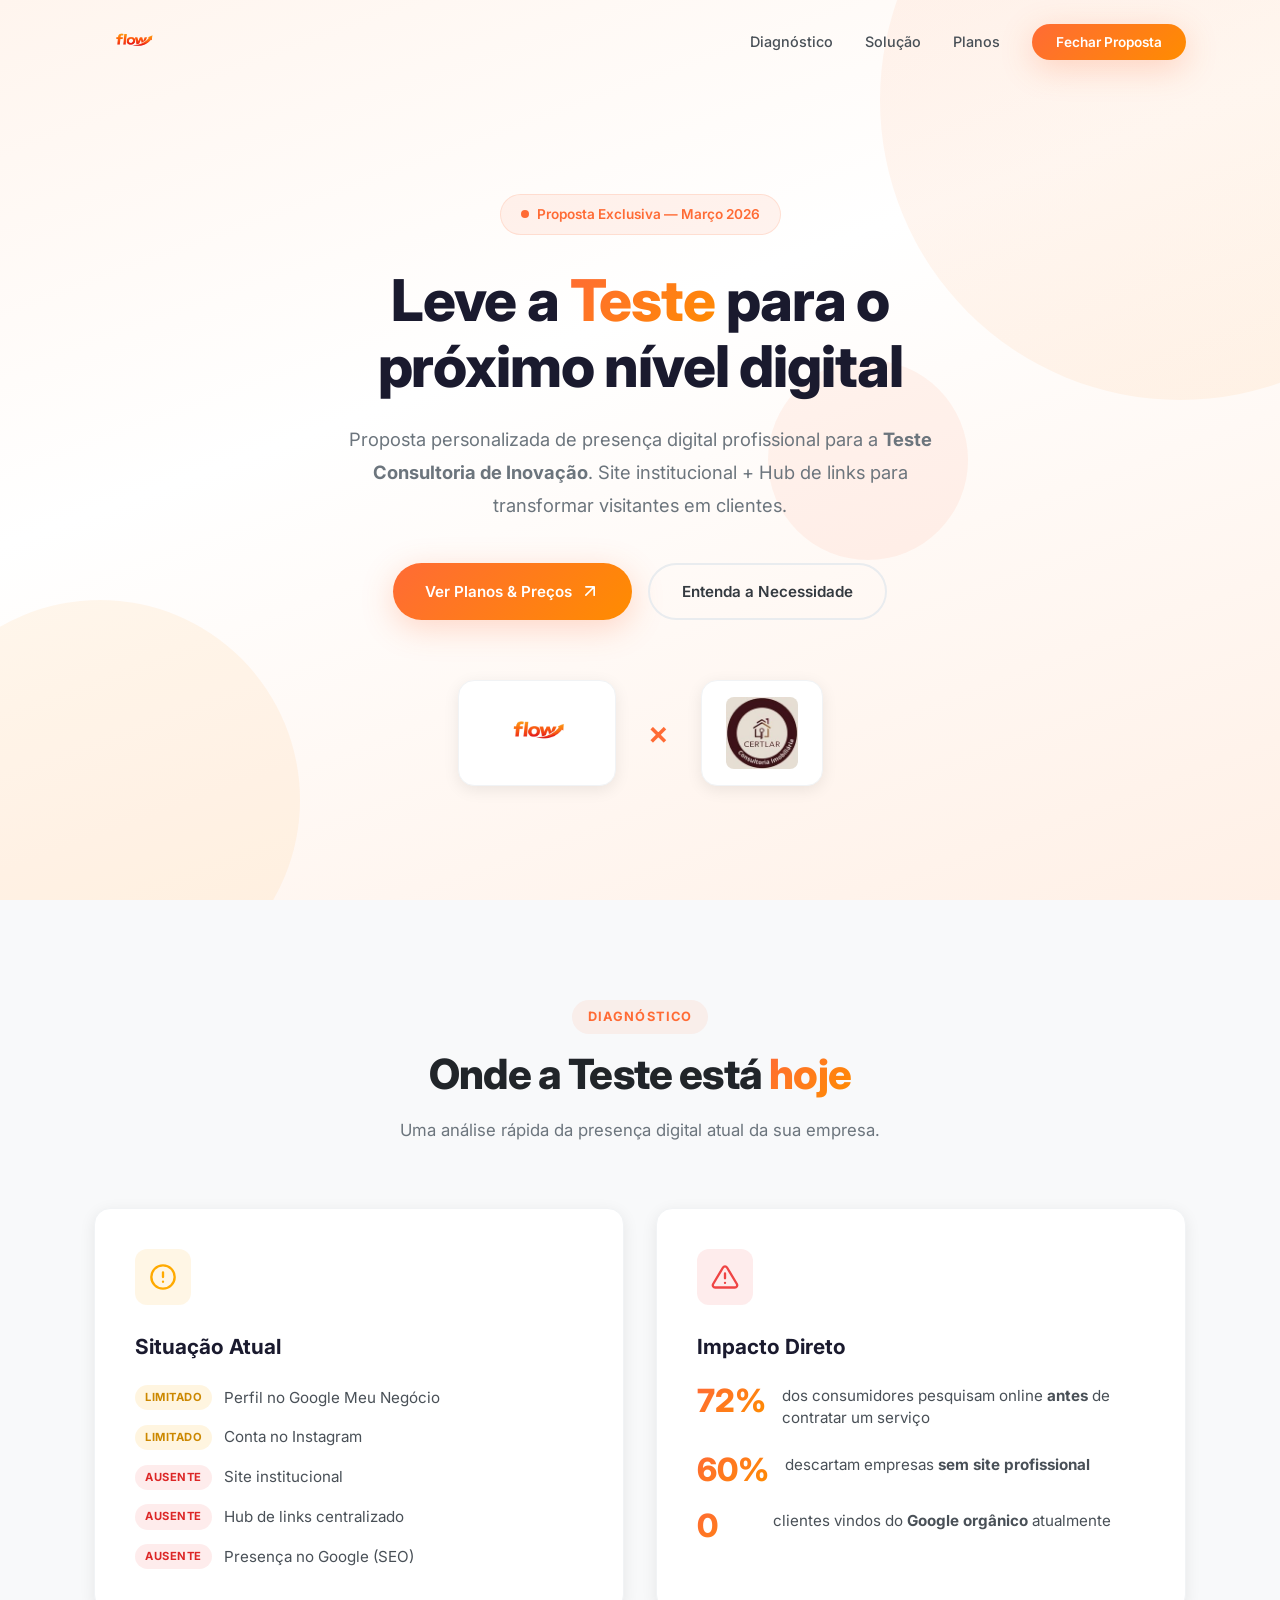
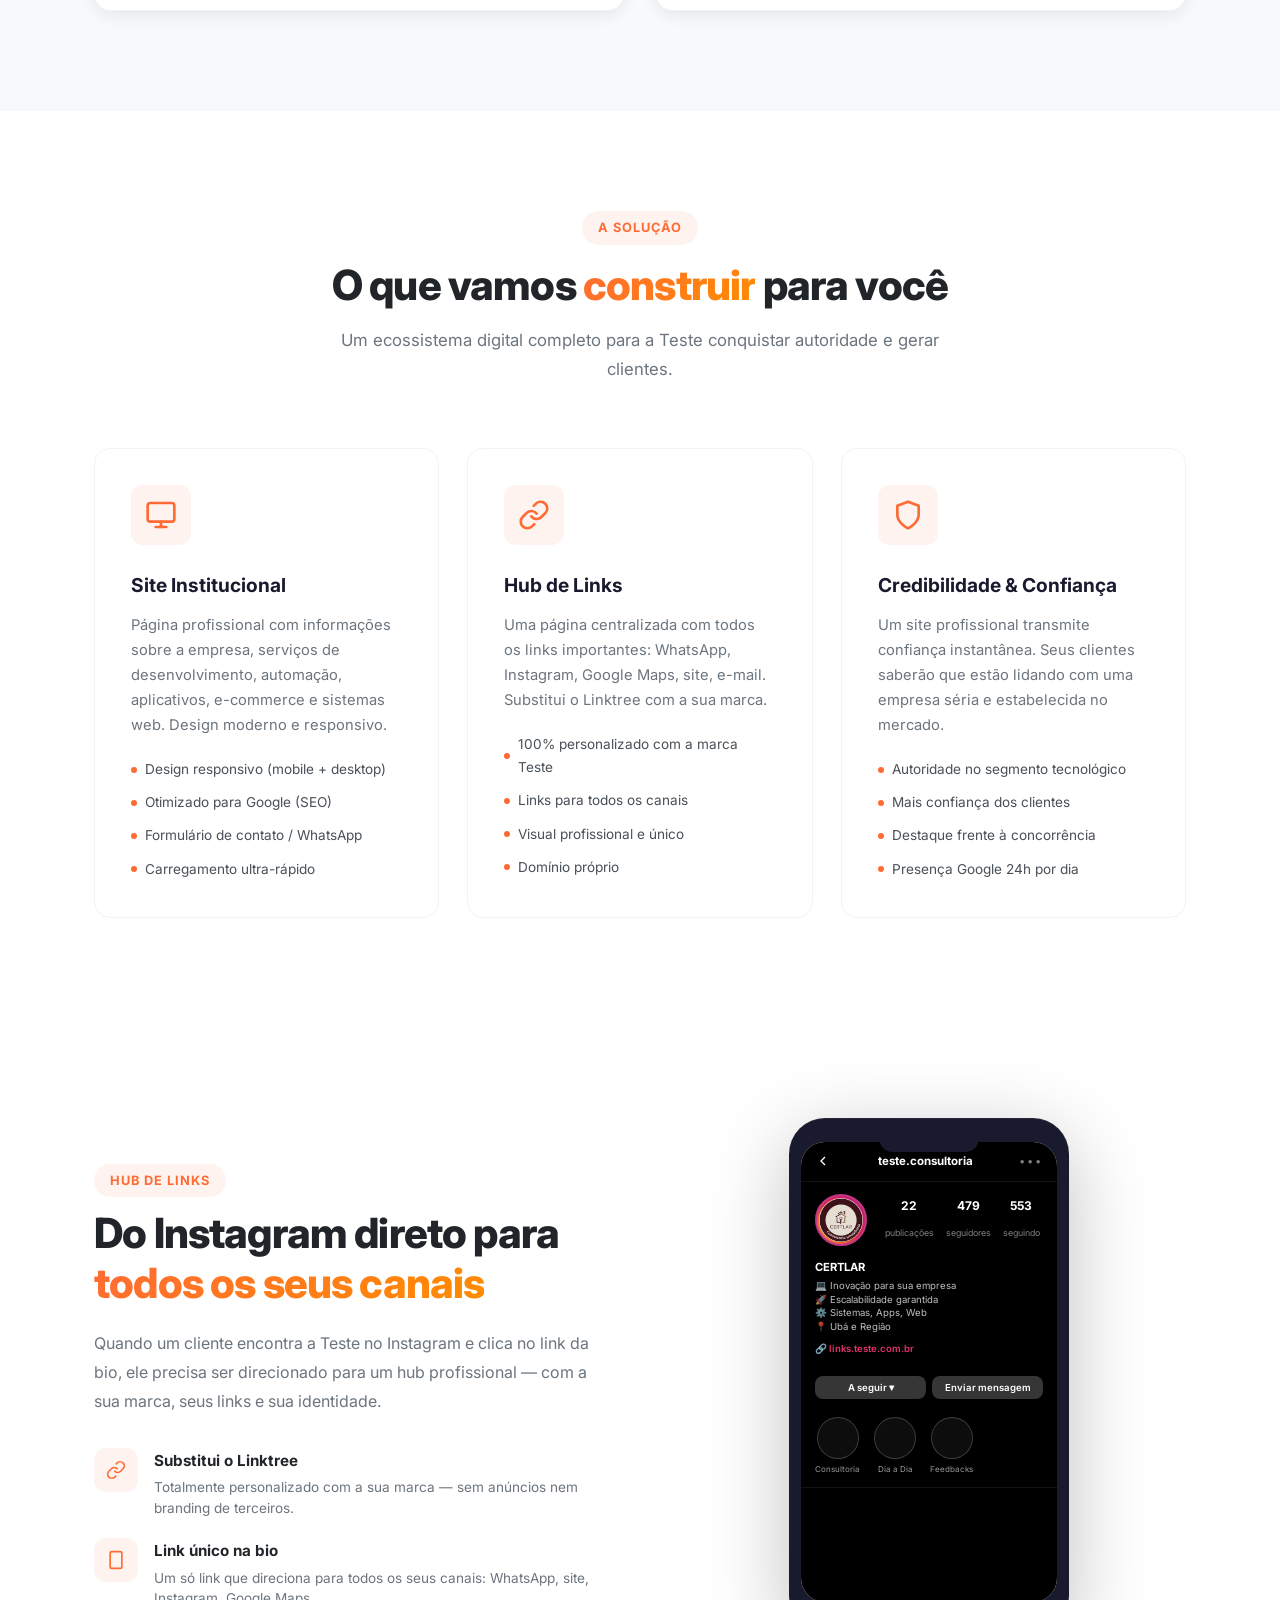
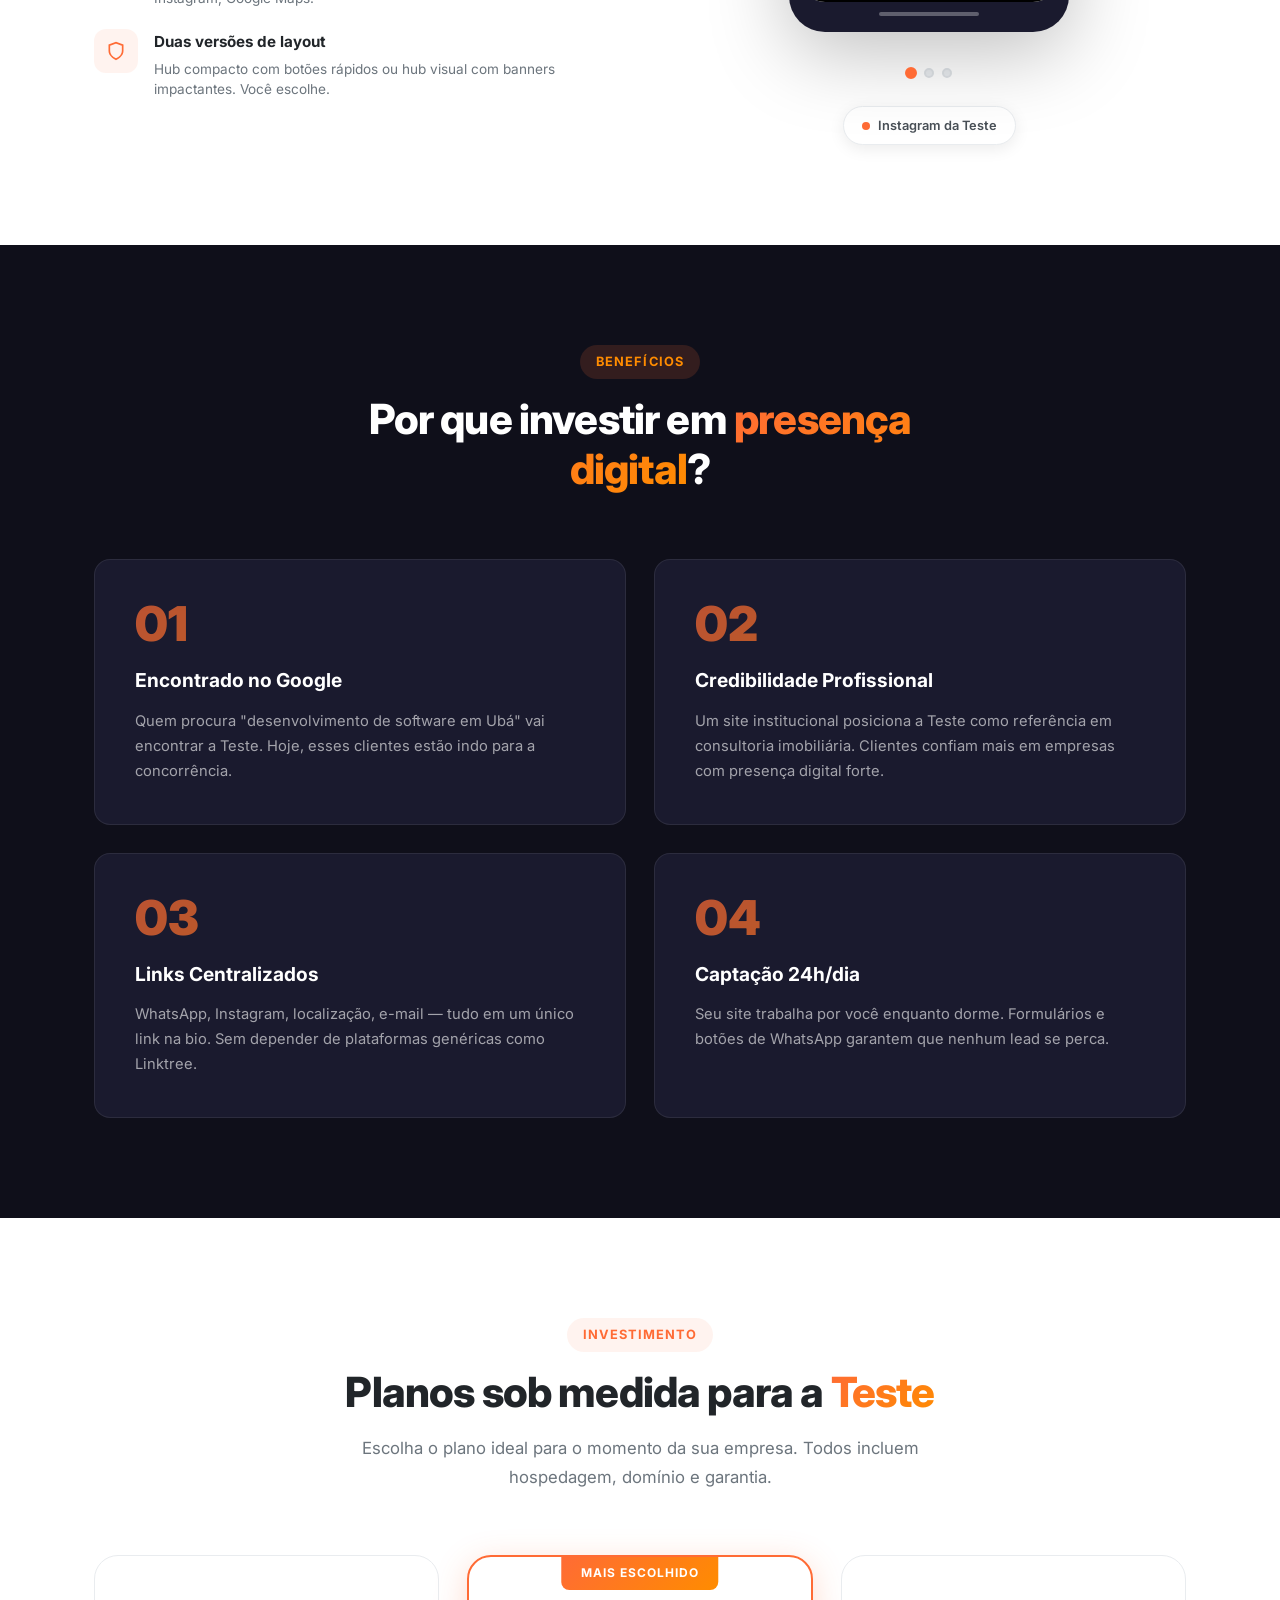
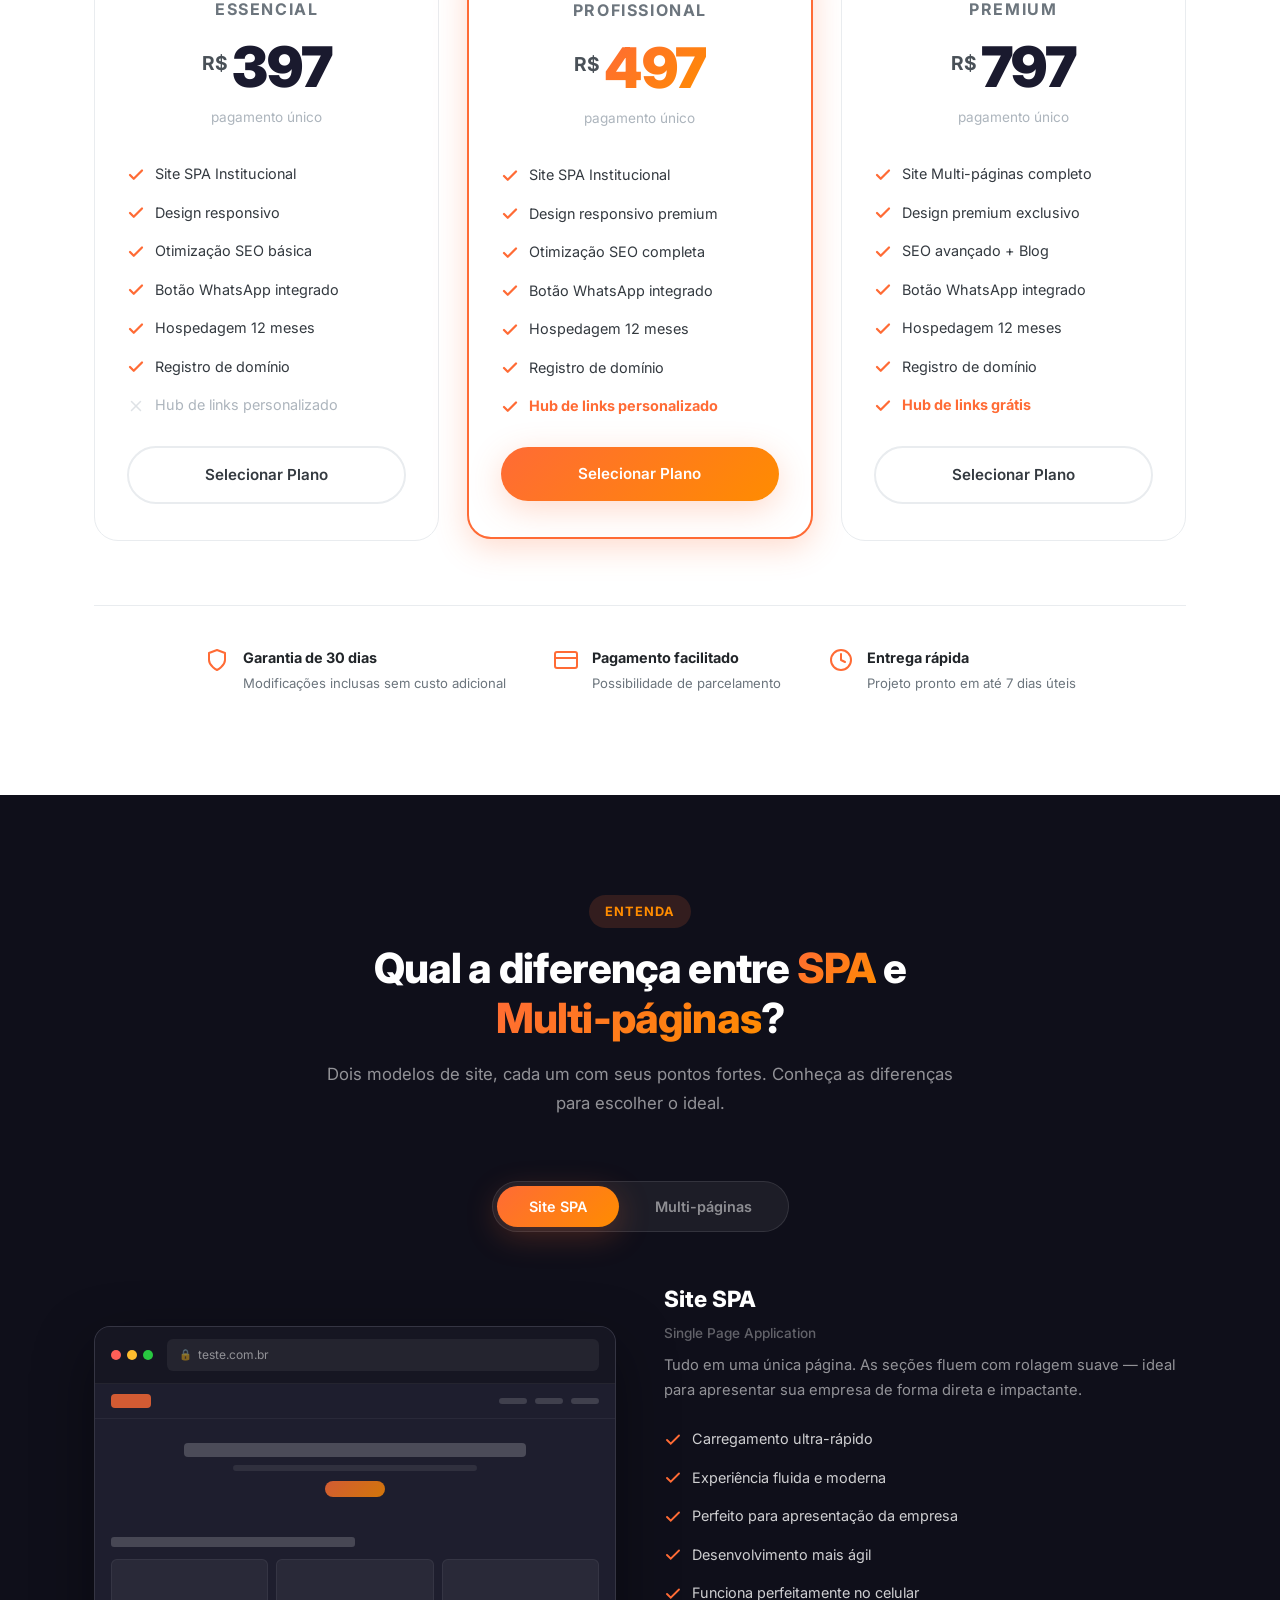
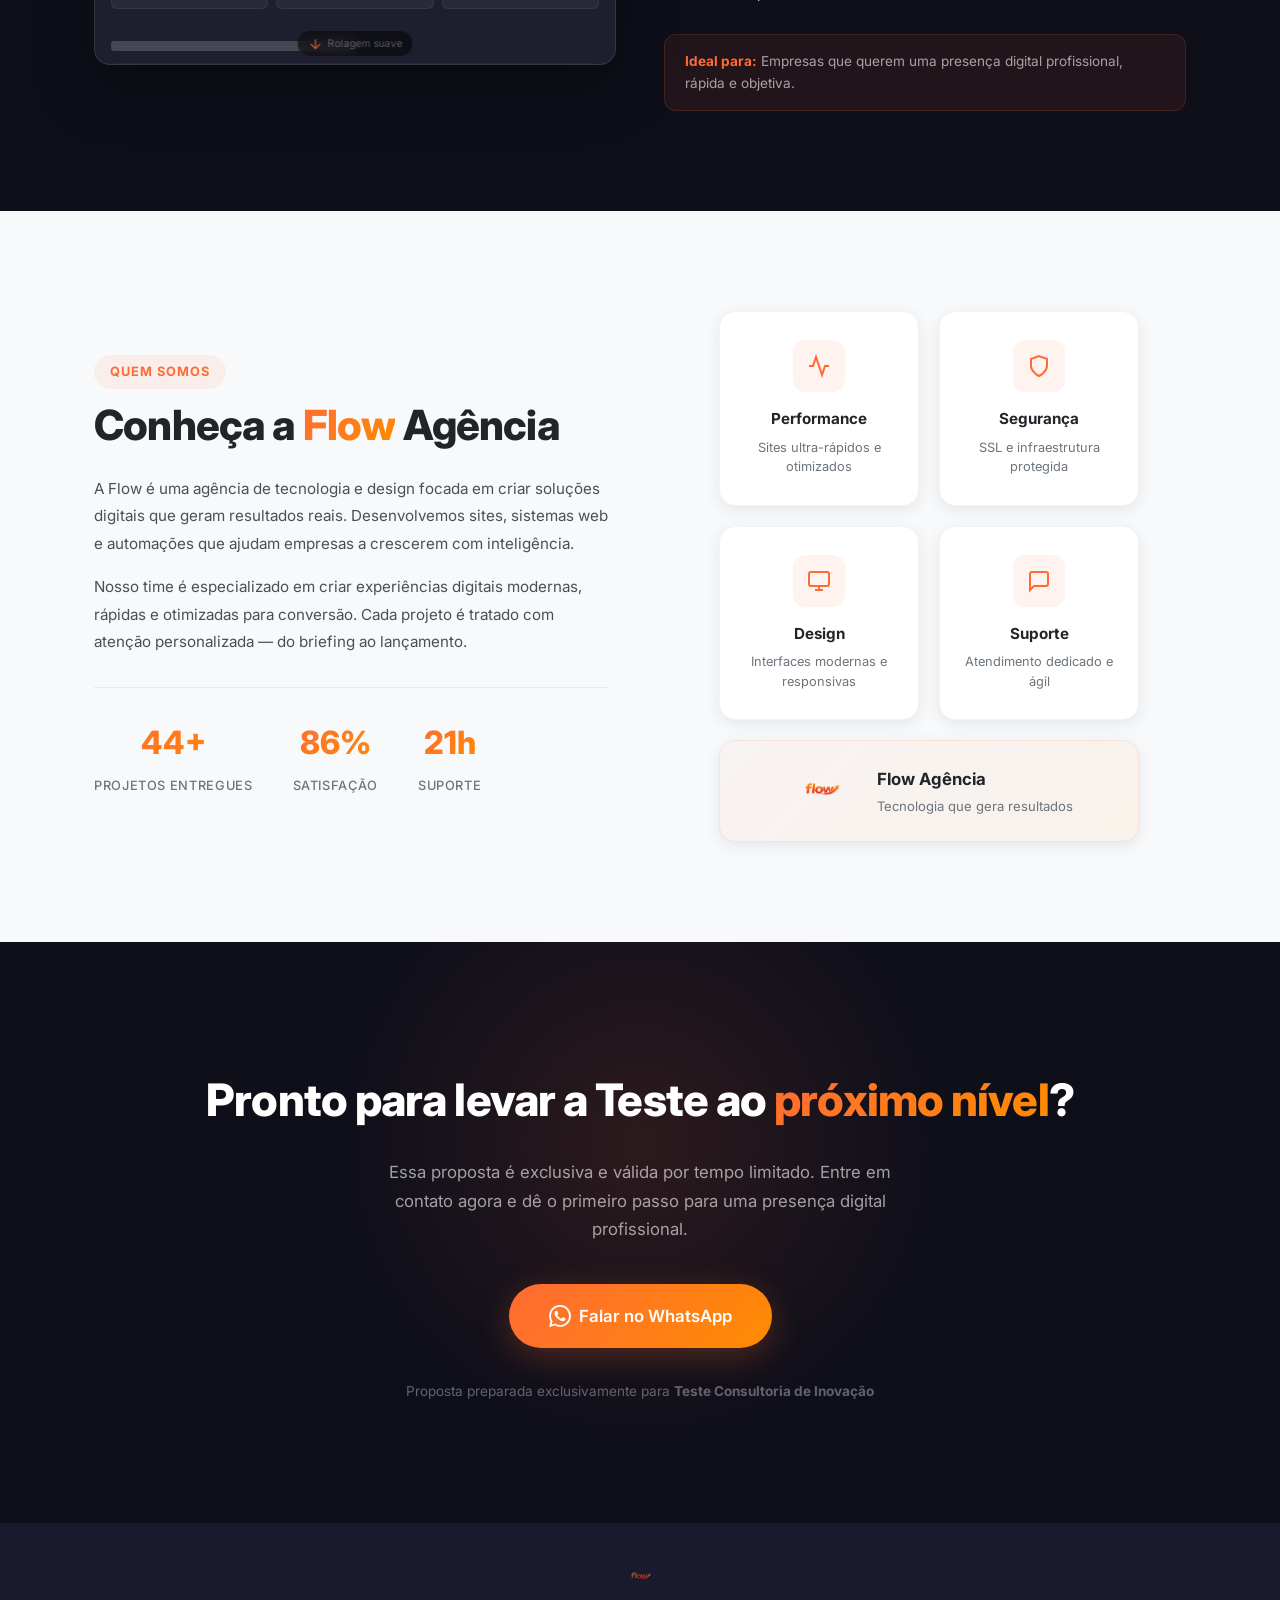
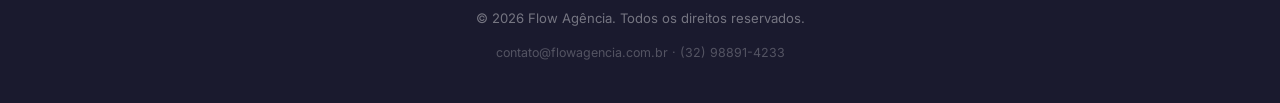
<file: teste.html>
﻿<!DOCTYPE html>
<html lang="pt-BR">
<head>
    <meta charset="UTF-8">
    <meta name="viewport" content="width=device-width, initial-scale=1.0">
    <title>Proposta Comercial — Teste × Flow Agência</title>
    <meta name="description" content="Proposta exclusiva de criação de site institucional e hub de links para a Teste Consultoria de Inovação.">
    <link rel="preconnect" href="https://fonts.googleapis.com">
    <link rel="preconnect" href="https://fonts.gstatic.com" crossorigin>
    <link href="https://fonts.googleapis.com/css2?family=Inter:wght@300;400;500;600;700;800;900&display=swap" rel="stylesheet">
    <link rel="stylesheet" href="styles.css">
</head>
<body>
    <!-- ====== NAVBAR ====== -->
    <nav class="navbar" id="navbar">
        <div class="nav-container">
            <img src="referencias/agenciaflow/flow-logo.png" alt="Flow Agência" class="nav-logo">
            <ul class="nav-links">
                <li><a href="#diagnostico">Diagnóstico</a></li>
                <li><a href="#solucao">Solução</a></li>
                <li><a href="#planos">Planos</a></li>
                <li><a href="#contato" class="nav-cta">Fechar Proposta</a></li>
            </ul>
            <button class="mobile-toggle" id="mobileToggle" aria-label="Menu">
                <span></span><span></span><span></span>
            </button>
        </div>
    </nav>

    <!-- ====== HERO ====== -->
    <section class="hero" id="hero">
        <div class="hero-bg-shapes">
            <div class="shape shape-1"></div>
            <div class="shape shape-2"></div>
            <div class="shape shape-3"></div>
        </div>
        <div class="container hero-content">
            <div class="hero-badge animate-on-scroll">
                <span class="badge-dot"></span>
                Proposta Exclusiva — Março 2026
            </div>
            <h1 class="hero-title animate-on-scroll">
                Leve a <span class="gradient-text">Teste</span> para o<br>
                próximo nível digital
            </h1>
            <p class="hero-subtitle animate-on-scroll">
                Proposta personalizada de presença digital profissional para a 
                <strong>Teste Consultoria de Inovação</strong>. Site institucional + Hub de links 
                para transformar visitantes em clientes.
            </p>
            <div class="hero-actions animate-on-scroll">
                <a href="#planos" class="btn btn-primary btn-lg">
                    Ver Planos & Preços
                    <svg width="20" height="20" viewBox="0 0 24 24" fill="none" stroke="currentColor" stroke-width="2" stroke-linecap="round" stroke-linejoin="round"><path d="M7 17l9.2-9.2M17 17V7H7"/></svg>
                </a>
                <a href="#diagnostico" class="btn btn-outline btn-lg">Entenda a Necessidade</a>
            </div>
            <div class="hero-logos animate-on-scroll">
                <div class="hero-logo-item">
                    <img src="referencias/agenciaflow/flow-logo.png" alt="Flow">
                </div>
                <span class="hero-logo-divider">×</span>
                <div class="hero-logo-item">
                    <img src="referencias/teste/teste-logo.jpg" alt="Teste">
                </div>
            </div>
        </div>
    </section>

    <!-- ====== DIAGNÓSTICO ====== -->
    <section class="section section-light" id="diagnostico">
        <div class="container">
            <div class="section-header animate-on-scroll">
                <span class="section-tag">Diagnóstico</span>
                <h2 class="section-title">Onde a Teste está <span class="gradient-text">hoje</span></h2>
                <p class="section-desc">Uma análise rápida da presença digital atual da sua empresa.</p>
            </div>
            <div class="diagnostic-grid">
                <div class="diagnostic-card current animate-on-scroll">
                    <div class="diag-icon diag-icon-warning">
                        <svg width="28" height="28" viewBox="0 0 24 24" fill="none" stroke="currentColor" stroke-width="2" stroke-linecap="round" stroke-linejoin="round"><circle cx="12" cy="12" r="10"/><path d="M12 8v4M12 16h.01"/></svg>
                    </div>
                    <h3>Situação Atual</h3>
                    <ul class="diag-list">
                        <li>
                            <span class="diag-status diag-status-limited">Limitado</span>
                            Perfil no Google Meu Negócio
                        </li>
                        <li>
                            <span class="diag-status diag-status-limited">Limitado</span>
                            Conta no Instagram
                        </li>
                        <li>
                            <span class="diag-status diag-status-missing">Ausente</span>
                            Site institucional
                        </li>
                        <li>
                            <span class="diag-status diag-status-missing">Ausente</span>
                            Hub de links centralizado
                        </li>
                        <li>
                            <span class="diag-status diag-status-missing">Ausente</span>
                            Presença no Google (SEO)
                        </li>
                    </ul>
                </div>
                <div class="diagnostic-card impact animate-on-scroll">
                    <div class="diag-icon diag-icon-danger">
                        <svg width="28" height="28" viewBox="0 0 24 24" fill="none" stroke="currentColor" stroke-width="2" stroke-linecap="round" stroke-linejoin="round"><path d="M10.29 3.86L1.82 18a2 2 0 001.71 3h16.94a2 2 0 001.71-3L13.71 3.86a2 2 0 00-3.42 0z"/><path d="M12 9v4M12 17h.01"/></svg>
                    </div>
                    <h3>Impacto Direto</h3>
                    <div class="impact-items">
                        <div class="impact-item">
                            <span class="impact-number">72%</span>
                            <p>dos consumidores pesquisam online <strong>antes</strong> de contratar um serviço</p>
                        </div>
                        <div class="impact-item">
                            <span class="impact-number">60%</span>
                            <p>descartam empresas <strong>sem site profissional</strong></p>
                        </div>
                        <div class="impact-item">
                            <span class="impact-number">0</span>
                            <p>clientes vindos do <strong>Google orgânico</strong> atualmente</p>
                        </div>
                    </div>
                </div>
            </div>
        </div>
    </section>

    <!-- ====== SOLUÇÃO ====== -->
    <section class="section section-white" id="solucao">
        <div class="container">
            <div class="section-header animate-on-scroll">
                <span class="section-tag">A Solução</span>
                <h2 class="section-title">O que vamos <span class="gradient-text">construir</span> para você</h2>
                <p class="section-desc">Um ecossistema digital completo para a Teste conquistar autoridade e gerar clientes.</p>
            </div>
            <div class="solution-grid">
                <div class="solution-card animate-on-scroll">
                    <div class="solution-icon">
                        <svg width="32" height="32" viewBox="0 0 24 24" fill="none" stroke="currentColor" stroke-width="2" stroke-linecap="round" stroke-linejoin="round"><rect x="2" y="3" width="20" height="14" rx="2" ry="2"/><line x1="8" y1="21" x2="16" y2="21"/><line x1="12" y1="17" x2="12" y2="21"/></svg>
                    </div>
                    <h3>Site Institucional</h3>
                    <p>Página profissional com informações sobre a empresa, serviços de desenvolvimento, automação, aplicativos, e-commerce e sistemas web. Design moderno e responsivo.</p>
                    <ul class="solution-features">
                        <li>Design responsivo (mobile + desktop)</li>
                        <li>Otimizado para Google (SEO)</li>
                        <li>Formulário de contato / WhatsApp</li>
                        <li>Carregamento ultra-rápido</li>
                    </ul>
                </div>
                <div class="solution-card animate-on-scroll">
                    <div class="solution-icon">
                        <svg width="32" height="32" viewBox="0 0 24 24" fill="none" stroke="currentColor" stroke-width="2" stroke-linecap="round" stroke-linejoin="round"><path d="M10 13a5 5 0 007.54.54l3-3a5 5 0 00-7.07-7.07l-1.72 1.71"/><path d="M14 11a5 5 0 00-7.54-.54l-3 3a5 5 0 007.07 7.07l1.71-1.71"/></svg>
                    </div>
                    <h3>Hub de Links</h3>
                    <p>Uma página centralizada com todos os links importantes: WhatsApp, Instagram, Google Maps, site, e-mail. Substitui o Linktree com a sua marca.</p>
                    <ul class="solution-features">
                        <li>100% personalizado com a marca Teste</li>
                        <li>Links para todos os canais</li>
                        <li>Visual profissional e único</li>
                        <li>Domínio próprio</li>
                    </ul>
                </div>
                <div class="solution-card animate-on-scroll">
                    <div class="solution-icon">
                        <svg width="32" height="32" viewBox="0 0 24 24" fill="none" stroke="currentColor" stroke-width="2" stroke-linecap="round" stroke-linejoin="round"><path d="M12 22s8-4 8-10V5l-8-3-8 3v7c0 6 8 10 8 10z"/></svg>
                    </div>
                    <h3>Credibilidade & Confiança</h3>
                    <p>Um site profissional transmite confiança instantânea. Seus clientes saberão que estão lidando com uma empresa séria e estabelecida no mercado.</p>
                    <ul class="solution-features">
                        <li>Autoridade no segmento tecnológico</li>
                        <li>Mais confiança dos clientes</li>
                        <li>Destaque frente à concorrência</li>
                        <li>Presença Google 24h por dia</li>
                    </ul>
                </div>
            </div>
        </div>
    </section>

    <!-- ====== HUB DE LINKS DEMO ====== -->
    <section class="section section-white" id="hub-demo">
        <div class="container">
            <div class="hub-demo-grid">
                <!-- Text side -->
                <div class="hub-demo-content animate-on-scroll">
                    <span class="section-tag">Hub de Links</span>
                    <h2 class="section-title">Do Instagram direto para <span class="gradient-text">todos os seus canais</span></h2>
                    <p class="hub-demo-desc">
                        Quando um cliente encontra a Teste no Instagram e clica no link da bio, ele precisa ser direcionado 
                        para um hub profissional — com a sua marca, seus links e sua identidade.
                    </p>
                    <div class="hub-features-list">
                        <div class="hub-feature-item">
                            <div class="hub-feature-icon">
                                <svg width="20" height="20" viewBox="0 0 24 24" fill="none" stroke="currentColor" stroke-width="2"><path d="M10 13a5 5 0 007.54.54l3-3a5 5 0 00-7.07-7.07l-1.72 1.71"/><path d="M14 11a5 5 0 00-7.54-.54l-3 3a5 5 0 007.07 7.07l1.71-1.71"/></svg>
                            </div>
                            <div>
                                <strong>Substitui o Linktree</strong>
                                <p>Totalmente personalizado com a sua marca — sem anúncios nem branding de terceiros.</p>
                            </div>
                        </div>
                        <div class="hub-feature-item">
                            <div class="hub-feature-icon">
                                <svg width="20" height="20" viewBox="0 0 24 24" fill="none" stroke="currentColor" stroke-width="2"><rect x="5" y="2" width="14" height="20" rx="2" ry="2"/><line x1="12" y1="18" x2="12.01" y2="18"/></svg>
                            </div>
                            <div>
                                <strong>Link único na bio</strong>
                                <p>Um só link que direciona para todos os seus canais: WhatsApp, site, Instagram, Google Maps.</p>
                            </div>
                        </div>
                        <div class="hub-feature-item">
                            <div class="hub-feature-icon">
                                <svg width="20" height="20" viewBox="0 0 24 24" fill="none" stroke="currentColor" stroke-width="2"><path d="M12 22s8-4 8-10V5l-8-3-8 3v7c0 6 8 10 8 10z"/></svg>
                            </div>
                            <div>
                                <strong>Duas versões de layout</strong>
                                <p>Hub compacto com botões rápidos ou hub visual com banners impactantes. Você escolhe.</p>
                            </div>
                        </div>
                    </div>
                </div>

                <!-- Phone Mockup with Animation -->
                <div class="hub-phone-wrapper animate-on-scroll">
                    <div class="hub-phone">
                        <div class="phone-notch"></div>
                        <div class="phone-screen">
                            <!-- SCREEN 1: Instagram Profile -->
                            <div class="hub-screen ig-screen hub-screen-active" id="igScreen">
                                <div class="ig-header">
                                    <svg width="16" height="16" viewBox="0 0 24 24" fill="none" stroke="white" stroke-width="2"><polyline points="15 18 9 12 15 6"/></svg>
                                    <span class="ig-username">teste.consultoria</span>
                                    <span class="ig-dots">•••</span>
                                </div>
                                <div class="ig-profile-area">
                                    <div class="ig-avatar">
                                        <img src="referencias/teste/teste-logo.jpg" alt="Teste">
                                    </div>
                                    <div class="ig-stats">
                                        <div class="ig-stat"><strong>22</strong><span>publicações</span></div>
                                        <div class="ig-stat"><strong>479</strong><span>seguidores</span></div>
                                        <div class="ig-stat"><strong>553</strong><span>seguindo</span></div>
                                    </div>
                                </div>
                                <div class="ig-bio">
                                    <strong>CERTLAR</strong>
                                    <p>💻 Inovação para sua empresa</p>
                                    <p>🚀 Escalabilidade garantida</p>
                                    <p>⚙️ Sistemas, Apps, Web</p>
                                    <p>📍 Ubá e Região</p>
                                    <a class="ig-bio-link" id="igBioLink">🔗 links.teste.com.br</a>
                                </div>
                                <div class="ig-actions">
                                    <button class="ig-btn ig-btn-follow">A seguir ▾</button>
                                    <button class="ig-btn ig-btn-msg">Enviar mensagem</button>
                                </div>
                                <div class="ig-highlights">
                                    <div class="ig-highlight"><div class="ig-hl-circle"></div><span>Consultoria</span></div>
                                    <div class="ig-highlight"><div class="ig-hl-circle"></div><span>Dia a Dia</span></div>
                                    <div class="ig-highlight"><div class="ig-hl-circle"></div><span>Feedbacks</span></div>
                                </div>
                                <!-- Animated cursor -->
                                <div class="ig-cursor" id="igCursor">
                                    <svg width="20" height="20" viewBox="0 0 24 24" fill="white" stroke="rgba(0,0,0,0.3)" stroke-width="1"><path d="M5 3l14 9-6 1-3 7z"/></svg>
                                </div>
                            </div>

                            <!-- SCREEN 2: Hub Compacto -->
                            <div class="hub-screen hub-compact-screen" id="hubCompact">
                                <div class="hub-screen-content">
                                    <div class="hub-profile">
                                        <div class="hub-avatar">
                                            <img src="referencias/teste/teste-logo.jpg" alt="Teste">
                                        </div>
                                        <h3 class="hub-name">Teste Consultoria</h3>
                                        <p class="hub-bio">Desenvolvimento de sistemas, automação, e-commerce e aplicativos 🏠</p>
                                    </div>
                                    <div class="hub-links">
                                        <a class="hub-link-btn hub-link-wa" href="#">
                                            <svg width="16" height="16" viewBox="0 0 24 24" fill="currentColor"><path d="M17.472 14.382c-.297-.149-1.758-.867-2.03-.967-.273-.099-.471-.148-.67.15-.197.297-.767.966-.94 1.164-.173.199-.347.223-.644.075-.297-.15-1.255-.463-2.39-1.475-.883-.788-1.48-1.761-1.653-2.059-.173-.297-.018-.458.13-.606.134-.133.298-.347.446-.52.149-.174.198-.298.298-.497.099-.198.05-.371-.025-.52-.075-.149-.669-1.612-.916-2.207-.242-.579-.487-.5-.669-.51-.173-.008-.371-.01-.57-.01-.198 0-.52.074-.792.372-.272.297-1.04 1.016-1.04 2.479 0 1.462 1.065 2.875 1.213 3.074.149.198 2.096 3.2 5.077 4.487.709.306 1.262.489 1.694.625.712.227 1.36.195 1.871.118.571-.085 1.758-.719 2.006-1.413.248-.694.248-1.289.173-1.413-.074-.124-.272-.198-.57-.347z"/></svg>
                                            Fale pelo WhatsApp
                                        </a>
                                        <a class="hub-link-btn" href="#">
                                            <svg width="16" height="16" viewBox="0 0 24 24" fill="none" stroke="currentColor" stroke-width="2"><rect x="2" y="3" width="20" height="14" rx="2"/><line x1="8" y1="21" x2="16" y2="21"/><line x1="12" y1="17" x2="12" y2="21"/></svg>
                                            Visite nosso Site
                                        </a>
                                        <a class="hub-link-btn" href="#">
                                            <svg width="16" height="16" viewBox="0 0 24 24" fill="none" stroke="currentColor" stroke-width="2"><rect x="2" y="2" width="20" height="20" rx="5"/><path d="M16 11.37A4 4 0 1112.63 8 4 4 0 0116 11.37z"/></svg>
                                            Instagram @teste
                                        </a>
                                        <a class="hub-link-btn" href="#">
                                            <svg width="16" height="16" viewBox="0 0 24 24" fill="none" stroke="currentColor" stroke-width="2"><path d="M21 10c0 7-9 13-9 13s-9-6-9-13a9 9 0 0118 0z"/><circle cx="12" cy="10" r="3"/></svg>
                                            Nossa Localização
                                        </a>
                                        <a class="hub-link-btn" href="#">
                                            <svg width="16" height="16" viewBox="0 0 24 24" fill="none" stroke="currentColor" stroke-width="2"><path d="M4 4h16c1.1 0 2 .9 2 2v12c0 1.1-.9 2-2 2H4c-1.1 0-2-.9-2-2V6c0-1.1.9-2 2-2z"/><polyline points="22,6 12,13 2,6"/></svg>
                                            Enviar E-mail
                                        </a>
                                        <a class="hub-link-btn" href="#">
                                            <svg width="16" height="16" viewBox="0 0 24 24" fill="none" stroke="currentColor" stroke-width="2"><polygon points="12 2 15.09 8.26 22 9.27 17 14.14 18.18 21.02 12 17.77 5.82 21.02 7 14.14 2 9.27 8.91 8.26 12 2"/></svg>
                                            Avalie no Google
                                        </a>
                                    </div>
                                    <div class="hub-footer-mock"><span>links.teste.com.br</span></div>
                                </div>
                            </div>

                            <!-- SCREEN 3: Hub Visual (grandes banners) -->
                            <div class="hub-screen hub-visual-screen" id="hubVisual">
                                <div class="hub-screen-content hub-visual-content">
                                    <div class="hub-profile hub-profile-mini">
                                        <div class="hub-avatar hub-avatar-sm">
                                            <img src="referencias/teste/teste-logo.jpg" alt="Teste">
                                        </div>
                                        <div class="hub-profile-text">
                                            <h3 class="hub-name">Teste Consultoria</h3>
                                            <p class="hub-bio">Consultoria de Inovação</p>
                                        </div>
                                    </div>
                                    <div class="hub-banners">
                                        <div class="hub-banner-card">
                                            <div class="hub-banner-bg" style="background: linear-gradient(135deg, #5C3A21, #8B6543);"></div>
                                            <div class="hub-banner-content">
                                                <div class="hub-banner-icon">
                                                    <svg width="28" height="28" viewBox="0 0 24 24" fill="none" stroke="white" stroke-width="2"><path d="M21 15a2 2 0 01-2 2H7l-4 4V5a2 2 0 012-2h14a2 2 0 012 2z"/></svg>
                                                </div>
                                                <div>
                                                    <strong>Fale com um consultor</strong>
                                                    <p>Tire suas dúvidas sobre nossos sistemas</p>
                                                </div>
                                            </div>
                                            <span class="hub-banner-cta">CLIQUE AQUI →</span>
                                        </div>
                                        <div class="hub-banner-card">
                                            <div class="hub-banner-bg" style="background: linear-gradient(135deg, #2D5016, #4A7A2E);"></div>
                                            <div class="hub-banner-content">
                                                <div class="hub-banner-icon">
                                                    <svg width="28" height="28" viewBox="0 0 24 24" fill="none" stroke="white" stroke-width="2"><path d="M3 9l9-7 9 7v11a2 2 0 01-2 2H5a2 2 0 01-2-2z"/><polyline points="9 22 9 12 15 12 15 22"/></svg>
                                                </div>
                                                <div>
                                                    <strong>Nossos Serviços</strong>
                                                    <p>Escrituras, habite-se e mais</p>
                                                </div>
                                            </div>
                                            <span class="hub-banner-cta">CLIQUE AQUI →</span>
                                        </div>
                                        <div class="hub-banner-card">
                                            <div class="hub-banner-bg" style="background: linear-gradient(135deg, #1a365d, #2b6cb0);"></div>
                                            <div class="hub-banner-content">
                                                <div class="hub-banner-icon">
                                                    <svg width="28" height="28" viewBox="0 0 24 24" fill="none" stroke="white" stroke-width="2"><rect x="2" y="2" width="20" height="20" rx="5"/><path d="M16 11.37A4 4 0 1112.63 8 4 4 0 0116 11.37z"/><line x1="17.5" y1="6.5" x2="17.51" y2="6.5"/></svg>
                                                </div>
                                                <div>
                                                    <strong>Siga no Instagram</strong>
                                                    <p>Acompanhe nosso dia a dia</p>
                                                </div>
                                            </div>
                                            <span class="hub-banner-cta">CLIQUE AQUI →</span>
                                        </div>
                                    </div>
                                    <div class="hub-footer-mock"><span>links.teste.com.br</span></div>
                                </div>
                            </div>
                        </div>
                        <div class="phone-home-bar"></div>
                    </div>
                    <!-- Version indicator -->
                    <div class="hub-version-indicator">
                        <button class="hub-version-dot hub-vdot-active" data-screen="0"></button>
                        <button class="hub-version-dot" data-screen="1"></button>
                        <button class="hub-version-dot" data-screen="2"></button>
                    </div>
                    <div class="hub-phone-label">
                        <span class="hub-label-dot"></span>
                        <span id="hubStepLabel">Instagram da Teste</span>
                    </div>
                </div>
            </div>
        </div>
    </section>


    <!-- ====== BENEFÍCIOS ====== -->
    <section class="section section-dark" id="beneficios">
        <div class="container">
            <div class="section-header animate-on-scroll">
                <span class="section-tag tag-light">Benefícios</span>
                <h2 class="section-title text-white">Por que investir em <span class="gradient-text">presença digital</span>?</h2>
            </div>
            <div class="benefits-grid">
                <div class="benefit-card animate-on-scroll">
                    <div class="benefit-number">01</div>
                    <h3>Encontrado no Google</h3>
                    <p>Quem procura "desenvolvimento de software em Ubá" vai encontrar a Teste. Hoje, esses clientes estão indo para a concorrência.</p>
                </div>
                <div class="benefit-card animate-on-scroll">
                    <div class="benefit-number">02</div>
                    <h3>Credibilidade Profissional</h3>
                    <p>Um site institucional posiciona a Teste como referência em consultoria imobiliária. Clientes confiam mais em empresas com presença digital forte.</p>
                </div>
                <div class="benefit-card animate-on-scroll">
                    <div class="benefit-number">03</div>
                    <h3>Links Centralizados</h3>
                    <p>WhatsApp, Instagram, localização, e-mail — tudo em um único link na bio. Sem depender de plataformas genéricas como Linktree.</p>
                </div>
                <div class="benefit-card animate-on-scroll">
                    <div class="benefit-number">04</div>
                    <h3>Captação 24h/dia</h3>
                    <p>Seu site trabalha por você enquanto dorme. Formulários e botões de WhatsApp garantem que nenhum lead se perca.</p>
                </div>
            </div>
        </div>
    </section>

    <!-- ====== PLANOS & PREÇOS ====== -->
    <section class="section section-white" id="planos">
        <div class="container">
            <div class="section-header animate-on-scroll">
                <span class="section-tag">Investimento</span>
                <h2 class="section-title">Planos sob medida para a <span class="gradient-text">Teste</span></h2>
                <p class="section-desc">Escolha o plano ideal para o momento da sua empresa. Todos incluem hospedagem, domínio e garantia.</p>
            </div>
            <div class="pricing-grid">
                <!-- PLANO 1 -->
                <div class="pricing-card animate-on-scroll">
                    <div class="pricing-header">
                        <span class="pricing-name">Essencial</span>
                        <div class="pricing-price">
                            <span class="price-currency">R$</span>
                            <span class="price-value">397</span>
                        </div>
                        <span class="pricing-period">pagamento único</span>
                    </div>
                    <div class="pricing-body">
                        <ul class="pricing-features">
                            <li class="feature-included">
                                <svg width="18" height="18" viewBox="0 0 24 24" fill="none" stroke="currentColor" stroke-width="3" stroke-linecap="round" stroke-linejoin="round"><polyline points="20 6 9 17 4 12"/></svg>
                                Site SPA Institucional
                            </li>
                            <li class="feature-included">
                                <svg width="18" height="18" viewBox="0 0 24 24" fill="none" stroke="currentColor" stroke-width="3" stroke-linecap="round" stroke-linejoin="round"><polyline points="20 6 9 17 4 12"/></svg>
                                Design responsivo
                            </li>
                            <li class="feature-included">
                                <svg width="18" height="18" viewBox="0 0 24 24" fill="none" stroke="currentColor" stroke-width="3" stroke-linecap="round" stroke-linejoin="round"><polyline points="20 6 9 17 4 12"/></svg>
                                Otimização SEO básica
                            </li>
                            <li class="feature-included">
                                <svg width="18" height="18" viewBox="0 0 24 24" fill="none" stroke="currentColor" stroke-width="3" stroke-linecap="round" stroke-linejoin="round"><polyline points="20 6 9 17 4 12"/></svg>
                                Botão WhatsApp integrado
                            </li>
                            <li class="feature-included">
                                <svg width="18" height="18" viewBox="0 0 24 24" fill="none" stroke="currentColor" stroke-width="3" stroke-linecap="round" stroke-linejoin="round"><polyline points="20 6 9 17 4 12"/></svg>
                                Hospedagem 12 meses
                            </li>
                            <li class="feature-included">
                                <svg width="18" height="18" viewBox="0 0 24 24" fill="none" stroke="currentColor" stroke-width="3" stroke-linecap="round" stroke-linejoin="round"><polyline points="20 6 9 17 4 12"/></svg>
                                Registro de domínio
                            </li>
                            <li class="feature-excluded">
                                <svg width="18" height="18" viewBox="0 0 24 24" fill="none" stroke="currentColor" stroke-width="2" stroke-linecap="round" stroke-linejoin="round"><line x1="18" y1="6" x2="6" y2="18"/><line x1="6" y1="6" x2="18" y2="18"/></svg>
                                Hub de links personalizado
                            </li>
                        </ul>
                        <a href="#contato" class="btn btn-outline btn-block">Selecionar Plano</a>
                    </div>
                </div>

                <!-- PLANO 2 - DESTAQUE -->
                <div class="pricing-card pricing-featured animate-on-scroll">
                    <div class="pricing-badge">Mais Escolhido</div>
                    <div class="pricing-header">
                        <span class="pricing-name">Profissional</span>
                        <div class="pricing-price">
                            <span class="price-currency">R$</span>
                            <span class="price-value">497</span>
                        </div>
                        <span class="pricing-period">pagamento único</span>
                    </div>
                    <div class="pricing-body">
                        <ul class="pricing-features">
                            <li class="feature-included">
                                <svg width="18" height="18" viewBox="0 0 24 24" fill="none" stroke="currentColor" stroke-width="3" stroke-linecap="round" stroke-linejoin="round"><polyline points="20 6 9 17 4 12"/></svg>
                                Site SPA Institucional
                            </li>
                            <li class="feature-included">
                                <svg width="18" height="18" viewBox="0 0 24 24" fill="none" stroke="currentColor" stroke-width="3" stroke-linecap="round" stroke-linejoin="round"><polyline points="20 6 9 17 4 12"/></svg>
                                Design responsivo premium
                            </li>
                            <li class="feature-included">
                                <svg width="18" height="18" viewBox="0 0 24 24" fill="none" stroke="currentColor" stroke-width="3" stroke-linecap="round" stroke-linejoin="round"><polyline points="20 6 9 17 4 12"/></svg>
                                Otimização SEO completa
                            </li>
                            <li class="feature-included">
                                <svg width="18" height="18" viewBox="0 0 24 24" fill="none" stroke="currentColor" stroke-width="3" stroke-linecap="round" stroke-linejoin="round"><polyline points="20 6 9 17 4 12"/></svg>
                                Botão WhatsApp integrado
                            </li>
                            <li class="feature-included">
                                <svg width="18" height="18" viewBox="0 0 24 24" fill="none" stroke="currentColor" stroke-width="3" stroke-linecap="round" stroke-linejoin="round"><polyline points="20 6 9 17 4 12"/></svg>
                                Hospedagem 12 meses
                            </li>
                            <li class="feature-included">
                                <svg width="18" height="18" viewBox="0 0 24 24" fill="none" stroke="currentColor" stroke-width="3" stroke-linecap="round" stroke-linejoin="round"><polyline points="20 6 9 17 4 12"/></svg>
                                Registro de domínio
                            </li>
                            <li class="feature-included feature-highlight">
                                <svg width="18" height="18" viewBox="0 0 24 24" fill="none" stroke="currentColor" stroke-width="3" stroke-linecap="round" stroke-linejoin="round"><polyline points="20 6 9 17 4 12"/></svg>
                                <strong>Hub de links personalizado</strong>
                            </li>
                        </ul>
                        <a href="#contato" class="btn btn-primary btn-block">Selecionar Plano</a>
                    </div>
                </div>

                <!-- PLANO 3 -->
                <div class="pricing-card animate-on-scroll">
                    <div class="pricing-header">
                        <span class="pricing-name">Premium</span>
                        <div class="pricing-price">
                            <span class="price-currency">R$</span>
                            <span class="price-value">797</span>
                        </div>
                        <span class="pricing-period">pagamento único</span>
                    </div>
                    <div class="pricing-body">
                        <ul class="pricing-features">
                            <li class="feature-included">
                                <svg width="18" height="18" viewBox="0 0 24 24" fill="none" stroke="currentColor" stroke-width="3" stroke-linecap="round" stroke-linejoin="round"><polyline points="20 6 9 17 4 12"/></svg>
                                Site Multi-páginas completo
                            </li>
                            <li class="feature-included">
                                <svg width="18" height="18" viewBox="0 0 24 24" fill="none" stroke="currentColor" stroke-width="3" stroke-linecap="round" stroke-linejoin="round"><polyline points="20 6 9 17 4 12"/></svg>
                                Design premium exclusivo
                            </li>
                            <li class="feature-included">
                                <svg width="18" height="18" viewBox="0 0 24 24" fill="none" stroke="currentColor" stroke-width="3" stroke-linecap="round" stroke-linejoin="round"><polyline points="20 6 9 17 4 12"/></svg>
                                SEO avançado + Blog
                            </li>
                            <li class="feature-included">
                                <svg width="18" height="18" viewBox="0 0 24 24" fill="none" stroke="currentColor" stroke-width="3" stroke-linecap="round" stroke-linejoin="round"><polyline points="20 6 9 17 4 12"/></svg>
                                Botão WhatsApp integrado
                            </li>
                            <li class="feature-included">
                                <svg width="18" height="18" viewBox="0 0 24 24" fill="none" stroke="currentColor" stroke-width="3" stroke-linecap="round" stroke-linejoin="round"><polyline points="20 6 9 17 4 12"/></svg>
                                Hospedagem 12 meses
                            </li>
                            <li class="feature-included">
                                <svg width="18" height="18" viewBox="0 0 24 24" fill="none" stroke="currentColor" stroke-width="3" stroke-linecap="round" stroke-linejoin="round"><polyline points="20 6 9 17 4 12"/></svg>
                                Registro de domínio
                            </li>
                            <li class="feature-included feature-highlight">
                                <svg width="18" height="18" viewBox="0 0 24 24" fill="none" stroke="currentColor" stroke-width="3" stroke-linecap="round" stroke-linejoin="round"><polyline points="20 6 9 17 4 12"/></svg>
                                <strong>Hub de links grátis</strong>
                            </li>
                        </ul>
                        <a href="#contato" class="btn btn-outline btn-block">Selecionar Plano</a>
                    </div>
                </div>
            </div>

            <!-- Garantias -->
            <div class="guarantees animate-on-scroll">
                <div class="guarantee-item">
                    <svg width="24" height="24" viewBox="0 0 24 24" fill="none" stroke="currentColor" stroke-width="2" stroke-linecap="round" stroke-linejoin="round"><path d="M12 22s8-4 8-10V5l-8-3-8 3v7c0 6 8 10 8 10z"/></svg>
                    <div>
                        <strong>Garantia de 30 dias</strong>
                        <p>Modificações inclusas sem custo adicional</p>
                    </div>
                </div>
                <div class="guarantee-item">
                    <svg width="24" height="24" viewBox="0 0 24 24" fill="none" stroke="currentColor" stroke-width="2" stroke-linecap="round" stroke-linejoin="round"><rect x="1" y="4" width="22" height="16" rx="2" ry="2"/><line x1="1" y1="10" x2="23" y2="10"/></svg>
                    <div>
                        <strong>Pagamento facilitado</strong>
                        <p>Possibilidade de parcelamento</p>
                    </div>
                </div>
                <div class="guarantee-item">
                    <svg width="24" height="24" viewBox="0 0 24 24" fill="none" stroke="currentColor" stroke-width="2" stroke-linecap="round" stroke-linejoin="round"><circle cx="12" cy="12" r="10"/><polyline points="12 6 12 12 16 14"/></svg>
                    <div>
                        <strong>Entrega rápida</strong>
                        <p>Projeto pronto em até 7 dias úteis</p>
                    </div>
                </div>
            </div>
        </div>
    </section>

    <!-- ====== SPA vs MULTI-PÁGINAS ====== -->
    <section class="section section-dark" id="tipos">
        <div class="container">
            <div class="section-header animate-on-scroll">
                <span class="section-tag tag-light">Entenda</span>
                <h2 class="section-title text-white">Qual a diferença entre <span class="gradient-text">SPA</span> e <span class="gradient-text">Multi-páginas</span>?</h2>
                <p class="section-desc" style="color: rgba(255,255,255,0.55);">Dois modelos de site, cada um com seus pontos fortes. Conheça as diferenças para escolher o ideal.</p>
            </div>

            <!-- Toggle Switch -->
            <div class="type-toggle animate-on-scroll">
                <button class="type-toggle-btn active" data-type="spa" id="toggleSpa">Site SPA</button>
                <button class="type-toggle-btn" data-type="multi" id="toggleMulti">Multi-páginas</button>
            </div>

            <!-- Comparison Content -->
            <div class="type-comparison animate-on-scroll">
                <!-- SPA Panel -->
                <div class="type-panel active" id="panelSpa">
                    <div class="type-panel-grid">
                        <!-- Browser Mockup -->
                        <div class="browser-mockup">
                            <div class="browser-topbar">
                                <div class="browser-dots">
                                    <span></span><span></span><span></span>
                                </div>
                                <div class="browser-url">
                                    <span class="url-lock">🔒</span> teste.com.br
                                </div>
                            </div>
                            <div class="browser-viewport spa-viewport">
                                <div class="spa-page">
                                    <div class="mock-nav">
                                        <div class="mock-logo"></div>
                                        <div class="mock-links"><span></span><span></span><span></span></div>
                                    </div>
                                    <div class="mock-section mock-hero-section">
                                        <div class="mock-title-lg"></div>
                                        <div class="mock-text-sm"></div>
                                        <div class="mock-btn-mock"></div>
                                    </div>
                                    <div class="mock-section mock-services">
                                        <div class="mock-title-md"></div>
                                        <div class="mock-cards-row">
                                            <div class="mock-card-small"></div>
                                            <div class="mock-card-small"></div>
                                            <div class="mock-card-small"></div>
                                        </div>
                                    </div>
                                    <div class="mock-section mock-about">
                                        <div class="mock-title-md"></div>
                                        <div class="mock-text-block"></div>
                                    </div>
                                    <div class="mock-section mock-contact">
                                        <div class="mock-title-md"></div>
                                        <div class="mock-form-block"></div>
                                    </div>
                                </div>
                                <div class="scroll-indicator">
                                    <svg width="16" height="16" viewBox="0 0 24 24" fill="none" stroke="currentColor" stroke-width="2"><path d="M12 5v14M5 12l7 7 7-7"/></svg>
                                    Rolagem suave
                                </div>
                            </div>
                        </div>
                        <!-- Benefits -->
                        <div class="type-benefits">
                            <h3>Site SPA <span class="type-subtitle">Single Page Application</span></h3>
                            <p class="type-desc">Tudo em uma única página. As seções fluem com rolagem suave — ideal para apresentar sua empresa de forma direta e impactante.</p>
                            <ul class="type-list">
                                <li>
                                    <svg width="18" height="18" viewBox="0 0 24 24" fill="none" stroke="currentColor" stroke-width="2.5" stroke-linecap="round"><polyline points="20 6 9 17 4 12"/></svg>
                                    Carregamento ultra-rápido
                                </li>
                                <li>
                                    <svg width="18" height="18" viewBox="0 0 24 24" fill="none" stroke="currentColor" stroke-width="2.5" stroke-linecap="round"><polyline points="20 6 9 17 4 12"/></svg>
                                    Experiência fluida e moderna
                                </li>
                                <li>
                                    <svg width="18" height="18" viewBox="0 0 24 24" fill="none" stroke="currentColor" stroke-width="2.5" stroke-linecap="round"><polyline points="20 6 9 17 4 12"/></svg>
                                    Perfeito para apresentação da empresa
                                </li>
                                <li>
                                    <svg width="18" height="18" viewBox="0 0 24 24" fill="none" stroke="currentColor" stroke-width="2.5" stroke-linecap="round"><polyline points="20 6 9 17 4 12"/></svg>
                                    Desenvolvimento mais ágil
                                </li>
                                <li>
                                    <svg width="18" height="18" viewBox="0 0 24 24" fill="none" stroke="currentColor" stroke-width="2.5" stroke-linecap="round"><polyline points="20 6 9 17 4 12"/></svg>
                                    Funciona perfeitamente no celular
                                </li>
                            </ul>
                            <div class="type-ideal">
                                <strong>Ideal para:</strong> Empresas que querem uma presença digital profissional, rápida e objetiva.
                            </div>
                        </div>
                    </div>
                </div>

                <!-- Multi-Page Panel -->
                <div class="type-panel" id="panelMulti">
                    <div class="type-panel-grid">
                        <!-- Browser Mockup -->
                        <div class="browser-mockup">
                            <div class="browser-topbar">
                                <div class="browser-dots">
                                    <span></span><span></span><span></span>
                                </div>
                                <div class="browser-url">
                                    <span class="url-lock">🔒</span> <span class="multi-url-text">teste.com.br</span>
                                </div>
                            </div>
                            <div class="browser-viewport multi-viewport">
                                <div class="multi-pages-container">
                                    <div class="multi-page page-home multi-active">
                                        <div class="mock-nav">
                                            <div class="mock-logo"></div>
                                            <div class="mock-links"><span class="link-active"></span><span></span><span></span><span></span></div>
                                        </div>
                                        <div class="mock-section mock-hero-section">
                                            <div class="mock-title-lg"></div>
                                            <div class="mock-text-sm"></div>
                                        </div>
                                    </div>
                                    <div class="multi-page page-servicos">
                                        <div class="mock-nav">
                                            <div class="mock-logo"></div>
                                            <div class="mock-links"><span></span><span class="link-active"></span><span></span><span></span></div>
                                        </div>
                                        <div class="mock-section">
                                            <div class="mock-title-md"></div>
                                            <div class="mock-cards-row">
                                                <div class="mock-card-small"></div>
                                                <div class="mock-card-small"></div>
                                            </div>
                                        </div>
                                    </div>
                                    <div class="multi-page page-sobre">
                                        <div class="mock-nav">
                                            <div class="mock-logo"></div>
                                            <div class="mock-links"><span></span><span></span><span class="link-active"></span><span></span></div>
                                        </div>
                                        <div class="mock-section">
                                            <div class="mock-title-md"></div>
                                            <div class="mock-text-block"></div>
                                        </div>
                                    </div>
                                    <div class="multi-page page-contato">
                                        <div class="mock-nav">
                                            <div class="mock-logo"></div>
                                            <div class="mock-links"><span></span><span></span><span></span><span class="link-active"></span></div>
                                        </div>
                                        <div class="mock-section">
                                            <div class="mock-title-md"></div>
                                            <div class="mock-form-block"></div>
                                        </div>
                                    </div>
                                </div>
                                <div class="multi-page-tabs">
                                    <button class="tab-btn tab-active" data-page="home">Home</button>
                                    <button class="tab-btn" data-page="servicos">Serviços</button>
                                    <button class="tab-btn" data-page="sobre">Sobre</button>
                                    <button class="tab-btn" data-page="contato">Contato</button>
                                </div>
                            </div>
                        </div>
                        <!-- Benefits -->
                        <div class="type-benefits">
                            <h3>Multi-páginas <span class="type-subtitle">Site Tradicional</span></h3>
                            <p class="type-desc">Cada seção tem sua própria página e URL. Perfeito para empresas com muitos serviços, conteúdo extenso ou que precisam de blog.</p>
                            <ul class="type-list">
                                <li>
                                    <svg width="18" height="18" viewBox="0 0 24 24" fill="none" stroke="currentColor" stroke-width="2.5" stroke-linecap="round"><polyline points="20 6 9 17 4 12"/></svg>
                                    SEO avançado (cada página ranqueia)
                                </li>
                                <li>
                                    <svg width="18" height="18" viewBox="0 0 24 24" fill="none" stroke="currentColor" stroke-width="2.5" stroke-linecap="round"><polyline points="20 6 9 17 4 12"/></svg>
                                    Conteúdo ilimitado por seção
                                </li>
                                <li>
                                    <svg width="18" height="18" viewBox="0 0 24 24" fill="none" stroke="currentColor" stroke-width="2.5" stroke-linecap="round"><polyline points="20 6 9 17 4 12"/></svg>
                                    Possibilidade de blog integrado
                                </li>
                                <li>
                                    <svg width="18" height="18" viewBox="0 0 24 24" fill="none" stroke="currentColor" stroke-width="2.5" stroke-linecap="round"><polyline points="20 6 9 17 4 12"/></svg>
                                    Navegação clara e organizada
                                </li>
                                <li>
                                    <svg width="18" height="18" viewBox="0 0 24 24" fill="none" stroke="currentColor" stroke-width="2.5" stroke-linecap="round"><polyline points="20 6 9 17 4 12"/></svg>
                                    Escalável para crescimento futuro
                                </li>
                            </ul>
                            <div class="type-ideal">
                                <strong>Ideal para:</strong> Empresas com muitos serviços, conteúdo detalhado e estratégia de SEO agressiva.
                            </div>
                        </div>
                    </div>
                </div>
            </div>
        </div>
    </section>

    <!-- ====== SOBRE A FLOW ====== -->
    <section class="section section-light" id="sobre">
        <div class="container">
            <div class="about-grid">
                <div class="about-content animate-on-scroll">
                    <span class="section-tag">Quem somos</span>
                    <h2 class="section-title">Conheça a <span class="gradient-text">Flow</span> Agência</h2>
                    <p>
                        A Flow é uma agência de tecnologia e design focada em criar soluções digitais que geram resultados reais. 
                        Desenvolvemos sites, sistemas web e automações que ajudam empresas a crescerem com inteligência.
                    </p>
                    <p>
                        Nosso time é especializado em criar experiências digitais modernas, rápidas e otimizadas para conversão. 
                        Cada projeto é tratado com atenção personalizada — do briefing ao lançamento.
                    </p>
                    <div class="about-stats">
                        <div class="stat-item">
                            <span class="stat-number">50+</span>
                            <span class="stat-label">Projetos entregues</span>
                        </div>
                        <div class="stat-item">
                            <span class="stat-number">98%</span>
                            <span class="stat-label">Satisfação</span>
                        </div>
                        <div class="stat-item">
                            <span class="stat-number">24h</span>
                            <span class="stat-label">Suporte</span>
                        </div>
                    </div>
                </div>
                <div class="about-visual animate-on-scroll">
                    <div class="about-feature-grid">
                        <div class="about-feature-card">
                            <div class="about-feature-icon">
                                <svg width="24" height="24" viewBox="0 0 24 24" fill="none" stroke="currentColor" stroke-width="2"><polyline points="22 12 18 12 15 21 9 3 6 12 2 12"/></svg>
                            </div>
                            <h4>Performance</h4>
                            <p>Sites ultra-rápidos e otimizados</p>
                        </div>
                        <div class="about-feature-card">
                            <div class="about-feature-icon">
                                <svg width="24" height="24" viewBox="0 0 24 24" fill="none" stroke="currentColor" stroke-width="2"><path d="M12 22s8-4 8-10V5l-8-3-8 3v7c0 6 8 10 8 10z"/></svg>
                            </div>
                            <h4>Segurança</h4>
                            <p>SSL e infraestrutura protegida</p>
                        </div>
                        <div class="about-feature-card">
                            <div class="about-feature-icon">
                                <svg width="24" height="24" viewBox="0 0 24 24" fill="none" stroke="currentColor" stroke-width="2"><rect x="2" y="3" width="20" height="14" rx="2"/><line x1="8" y1="21" x2="16" y2="21"/><line x1="12" y1="17" x2="12" y2="21"/></svg>
                            </div>
                            <h4>Design</h4>
                            <p>Interfaces modernas e responsivas</p>
                        </div>
                        <div class="about-feature-card">
                            <div class="about-feature-icon">
                                <svg width="24" height="24" viewBox="0 0 24 24" fill="none" stroke="currentColor" stroke-width="2"><path d="M21 15a2 2 0 01-2 2H7l-4 4V5a2 2 0 012-2h14a2 2 0 012 2z"/></svg>
                            </div>
                            <h4>Suporte</h4>
                            <p>Atendimento dedicado e ágil</p>
                        </div>
                        <div class="about-feature-card card-logo">
                            <img src="referencias/agenciaflow/flow-logo.png" alt="Flow Agência">
                            <div class="card-logo-text">
                                <h4>Flow Agência</h4>
                                <p>Tecnologia que gera resultados</p>
                            </div>
                        </div>
                    </div>
                </div>
            </div>
        </div>
    </section>

    <!-- ====== CTA FINAL ====== -->
    <section class="section section-cta" id="contato">
        <div class="container">
            <div class="cta-content animate-on-scroll">
                <h2 class="cta-title">Pronto para levar a Teste ao <span class="gradient-text">próximo nível</span>?</h2>
                <p class="cta-desc">
                    Essa proposta é exclusiva e válida por tempo limitado. 
                    Entre em contato agora e dê o primeiro passo para uma presença digital profissional.
                </p>
                <div class="cta-actions">
                    <a href="https://wa.me/5532988514233?text=Olá!%20Tenho%20interesse%20na%20proposta%20para%20a%20Teste." class="btn btn-primary btn-xl" target="_blank" rel="noopener">
                        <svg width="22" height="22" viewBox="0 0 24 24" fill="currentColor"><path d="M17.472 14.382c-.297-.149-1.758-.867-2.03-.967-.273-.099-.471-.148-.67.15-.197.297-.767.966-.94 1.164-.173.199-.347.223-.644.075-.297-.15-1.255-.463-2.39-1.475-.883-.788-1.48-1.761-1.653-2.059-.173-.297-.018-.458.13-.606.134-.133.298-.347.446-.52.149-.174.198-.298.298-.497.099-.198.05-.371-.025-.52-.075-.149-.669-1.612-.916-2.207-.242-.579-.487-.5-.669-.51-.173-.008-.371-.01-.57-.01-.198 0-.52.074-.792.372-.272.297-1.04 1.016-1.04 2.479 0 1.462 1.065 2.875 1.213 3.074.149.198 2.096 3.2 5.077 4.487.709.306 1.262.489 1.694.625.712.227 1.36.195 1.871.118.571-.085 1.758-.719 2.006-1.413.248-.694.248-1.289.173-1.413-.074-.124-.272-.198-.57-.347m-5.421 7.403h-.004a9.87 9.87 0 01-5.031-1.378l-.361-.214-3.741.982.998-3.648-.235-.374a9.86 9.86 0 01-1.51-5.26c.001-5.45 4.436-9.884 9.888-9.884 2.64 0 5.122 1.03 6.988 2.898a9.825 9.825 0 012.893 6.994c-.003 5.45-4.437 9.884-9.885 9.884m8.413-18.297A11.815 11.815 0 0012.05 0C5.495 0 .16 5.335.157 11.892c0 2.096.547 4.142 1.588 5.945L.057 24l6.305-1.654a11.882 11.882 0 005.683 1.448h.005c6.554 0 11.89-5.335 11.893-11.893a11.821 11.821 0 00-3.48-8.413z"/></svg>
                        Falar no WhatsApp
                    </a>
                </div>
                <p class="cta-note">Proposta preparada exclusivamente para <strong>Teste Consultoria de Inovação</strong></p>
            </div>
        </div>
    </section>

    <!-- ====== FOOTER ====== -->
    <footer class="footer">
        <div class="container footer-content">
            <img src="referencias/agenciaflow/flow-logo.png" alt="Flow Agência" class="footer-logo">
            <p>© 2026 Flow Agência. Todos os direitos reservados.</p>
            <p class="footer-sub">contato@flowagencia.com.br · (32) 98891-4233</p>
        </div>
    </footer>

    <script src="teste-script.js"></script>
</body>
</html>
</file>
<file: styles.css>
/* ============================================
   DESIGN SYSTEM — Flow Agência × Certlar
   ============================================ */

:root {
    /* Cores Primárias (Flow) */
    --orange-400: #FF8C00;
    --orange-500: #FF6B35;
    --orange-600: #E85D26;
    --gradient-primary: linear-gradient(135deg, #FF6B35, #FF8C00);
    --gradient-primary-hover: linear-gradient(135deg, #E85D26, #FF6B35);
    --gradient-hero: linear-gradient(160deg, #FFF5EE 0%, #FFFFFF 40%, #FFF0E6 100%);
    
    /* Neutros */
    --white: #FFFFFF;
    --gray-50: #F8F9FA;
    --gray-100: #F1F3F5;
    --gray-200: #E9ECEF;
    --gray-300: #DEE2E6;
    --gray-400: #ADB5BD;
    --gray-500: #6C757D;
    --gray-600: #495057;
    --gray-700: #343A40;
    --gray-800: #212529;
    --gray-900: #1A1A2E;
    
    /* Dark section */
    --dark-bg: #0F0F1A;
    --dark-card: #1A1A2E;
    --dark-border: rgba(255, 255, 255, 0.08);
    
    /* Certlar accent */
    --certlar-brown: #5C3A21;
    --certlar-maroon: #6D3B2E;
    
    /* Shadows */
    --shadow-sm: 0 1px 3px rgba(0,0,0,0.06);
    --shadow-md: 0 4px 16px rgba(0,0,0,0.08);
    --shadow-lg: 0 12px 40px rgba(0,0,0,0.12);
    --shadow-xl: 0 20px 60px rgba(0,0,0,0.15);
    --shadow-glow: 0 8px 32px rgba(255, 107, 53, 0.25);
    
    /* Spacing */
    --section-padding: 100px 0;
    --container-max: 1140px;
    
    /* Transitions */
    --transition-fast: 0.2s cubic-bezier(0.4, 0, 0.2, 1);
    --transition-base: 0.3s cubic-bezier(0.4, 0, 0.2, 1);
    --transition-slow: 0.5s cubic-bezier(0.4, 0, 0.2, 1);
    
    /* Border radius */
    --radius-sm: 8px;
    --radius-md: 12px;
    --radius-lg: 16px;
    --radius-xl: 24px;
    --radius-full: 9999px;
}

/* ============================================
   RESET & BASE
   ============================================ */

*, *::before, *::after {
    margin: 0;
    padding: 0;
    box-sizing: border-box;
}

html {
    scroll-behavior: smooth;
    font-size: 16px;
}

body {
    font-family: 'Inter', -apple-system, BlinkMacSystemFont, sans-serif;
    color: var(--gray-800);
    background: var(--white);
    line-height: 1.7;
    overflow-x: hidden;
    -webkit-font-smoothing: antialiased;
    -moz-osx-font-smoothing: grayscale;
}

img {
    max-width: 100%;
    display: block;
}

a {
    text-decoration: none;
    color: inherit;
}

ul {
    list-style: none;
}

.container {
    max-width: var(--container-max);
    margin: 0 auto;
    padding: 0 24px;
}

.gradient-text {
    background: var(--gradient-primary);
    -webkit-background-clip: text;
    -webkit-text-fill-color: transparent;
    background-clip: text;
}

/* ============================================
   ANIMATIONS
   ============================================ */

@keyframes fadeInUp {
    from {
        opacity: 0;
        transform: translateY(40px);
    }
    to {
        opacity: 1;
        transform: translateY(0);
    }
}

@keyframes float {
    0%, 100% { transform: translateY(0); }
    50% { transform: translateY(-12px); }
}

@keyframes pulse-glow {
    0%, 100% { box-shadow: 0 0 0 0 rgba(255, 107, 53, 0.3); }
    50% { box-shadow: 0 0 0 12px rgba(255, 107, 53, 0); }
}

@keyframes shimmer {
    0% { background-position: -200% 0; }
    100% { background-position: 200% 0; }
}

.animate-on-scroll {
    opacity: 0;
    transform: translateY(40px);
    transition: opacity 0.7s cubic-bezier(0.16, 1, 0.3, 1), transform 0.7s cubic-bezier(0.16, 1, 0.3, 1);
}

.animate-on-scroll.visible {
    opacity: 1;
    transform: translateY(0);
}

/* ============================================
   NAVBAR
   ============================================ */

.navbar {
    position: fixed;
    top: 0;
    left: 0;
    right: 0;
    z-index: 1000;
    padding: 16px 0;
    transition: var(--transition-base);
    background: transparent;
}

.navbar.scrolled {
    background: rgba(255, 255, 255, 0.92);
    backdrop-filter: blur(16px);
    -webkit-backdrop-filter: blur(16px);
    box-shadow: 0 1px 12px rgba(0,0,0,0.06);
    padding: 10px 0;
}

.nav-container {
    max-width: var(--container-max);
    margin: 0 auto;
    padding: 0 24px;
    display: flex;
    align-items: center;
    justify-content: space-between;
}

.nav-logo {
    height: 52px;
    width: auto;
    filter: brightness(1) contrast(1.05);
}

.nav-links {
    display: flex;
    align-items: center;
    gap: 32px;
}

.nav-links a {
    font-size: 0.9rem;
    font-weight: 500;
    color: var(--gray-600);
    transition: var(--transition-fast);
    position: relative;
}

.nav-links a:hover {
    color: var(--orange-500);
}

.nav-links a::after {
    content: '';
    position: absolute;
    bottom: -4px;
    left: 0;
    width: 0;
    height: 2px;
    background: var(--gradient-primary);
    transition: var(--transition-fast);
    border-radius: 1px;
}

.nav-links a:hover::after {
    width: 100%;
}

.nav-cta {
    background: var(--gradient-primary) !important;
    color: var(--white) !important;
    padding: 10px 24px !important;
    border-radius: var(--radius-full) !important;
    font-weight: 600 !important;
    font-size: 0.85rem !important;
    transition: all var(--transition-fast) !important;
    box-shadow: var(--shadow-glow);
}

.nav-cta::after {
    display: none !important;
}

.nav-cta:hover {
    transform: translateY(-2px);
    box-shadow: 0 8px 24px rgba(255, 107, 53, 0.35) !important;
}

.mobile-toggle {
    display: none;
    flex-direction: column;
    gap: 5px;
    background: none;
    border: none;
    cursor: pointer;
    padding: 4px;
}

.mobile-toggle span {
    width: 24px;
    height: 2px;
    background: var(--gray-700);
    border-radius: 2px;
    transition: var(--transition-fast);
}

/* ============================================
   BUTTONS
   ============================================ */

.btn {
    display: inline-flex;
    align-items: center;
    gap: 8px;
    font-family: 'Inter', sans-serif;
    font-weight: 600;
    border: none;
    cursor: pointer;
    transition: all var(--transition-fast);
    border-radius: var(--radius-full);
    text-align: center;
    justify-content: center;
    white-space: nowrap;
}

.btn-primary {
    background: var(--gradient-primary);
    color: var(--white);
    box-shadow: var(--shadow-glow);
}

.btn-primary:hover {
    background: var(--gradient-primary-hover);
    transform: translateY(-2px);
    box-shadow: 0 12px 36px rgba(255, 107, 53, 0.35);
}

.btn-outline {
    background: transparent;
    color: var(--gray-700);
    border: 2px solid var(--gray-200);
}

.btn-outline:hover {
    border-color: var(--orange-500);
    color: var(--orange-500);
    transform: translateY(-2px);
}

.btn-lg {
    padding: 14px 32px;
    font-size: 0.95rem;
}

.btn-xl {
    padding: 18px 40px;
    font-size: 1.05rem;
}

.btn-block {
    width: 100%;
    padding: 14px 24px;
    font-size: 0.95rem;
}

/* ============================================
   HERO
   ============================================ */

.hero {
    min-height: 100vh;
    display: flex;
    align-items: center;
    position: relative;
    background: var(--gradient-hero);
    overflow: hidden;
    padding-top: 80px;
}

.hero-bg-shapes {
    position: absolute;
    inset: 0;
    pointer-events: none;
    overflow: hidden;
}

.shape {
    position: absolute;
    border-radius: 50%;
    opacity: 0.07;
}

.shape-1 {
    width: 600px;
    height: 600px;
    background: var(--gradient-primary);
    top: -200px;
    right: -200px;
    animation: float 8s ease-in-out infinite;
}

.shape-2 {
    width: 400px;
    height: 400px;
    background: var(--orange-400);
    bottom: -100px;
    left: -100px;
    animation: float 10s ease-in-out infinite reverse;
}

.shape-3 {
    width: 200px;
    height: 200px;
    background: var(--orange-500);
    top: 40%;
    left: 60%;
    animation: float 6s ease-in-out infinite 2s;
}

.hero-content {
    text-align: center;
    position: relative;
    z-index: 1;
}

.hero-badge {
    display: inline-flex;
    align-items: center;
    gap: 8px;
    background: rgba(255, 107, 53, 0.08);
    border: 1px solid rgba(255, 107, 53, 0.15);
    color: var(--orange-500);
    padding: 8px 20px;
    border-radius: var(--radius-full);
    font-size: 0.85rem;
    font-weight: 600;
    margin-bottom: 32px;
}

.badge-dot {
    width: 8px;
    height: 8px;
    background: var(--orange-500);
    border-radius: 50%;
    animation: pulse-glow 2s ease-in-out infinite;
}

.hero-title {
    font-size: clamp(2.2rem, 5vw, 3.6rem);
    font-weight: 800;
    line-height: 1.15;
    color: var(--gray-900);
    margin-bottom: 24px;
    letter-spacing: -0.02em;
}

.hero-subtitle {
    font-size: clamp(1rem, 2vw, 1.15rem);
    color: var(--gray-500);
    max-width: 600px;
    margin: 0 auto 40px;
    line-height: 1.8;
}

.hero-actions {
    display: flex;
    gap: 16px;
    justify-content: center;
    flex-wrap: wrap;
    margin-bottom: 60px;
}

.hero-logos {
    display: flex;
    align-items: center;
    justify-content: center;
    gap: 32px;
}

.hero-logo-item {
    background: var(--white);
    padding: 16px 24px;
    border-radius: var(--radius-lg);
    box-shadow: var(--shadow-md);
    border: 1px solid var(--gray-100);
    display: flex;
    align-items: center;
    justify-content: center;
}

.hero-logo-item img {
    height: 72px;
    width: auto;
    border-radius: var(--radius-sm);
}

.hero-logo-divider {
    font-size: 2rem;
    font-weight: 600;
    color: var(--orange-500);
}

/* ============================================
   SECTION SHARED
   ============================================ */

.section {
    padding: var(--section-padding);
}

.section-light {
    background: var(--gray-50);
}

.section-white {
    background: var(--white);
}

.section-dark {
    background: var(--dark-bg);
    color: var(--white);
}

.section-header {
    text-align: center;
    max-width: 640px;
    margin: 0 auto 64px;
}

.section-tag {
    display: inline-block;
    background: rgba(255, 107, 53, 0.08);
    color: var(--orange-500);
    font-size: 0.8rem;
    font-weight: 700;
    text-transform: uppercase;
    letter-spacing: 0.08em;
    padding: 6px 16px;
    border-radius: var(--radius-full);
    margin-bottom: 16px;
}

.tag-light {
    background: rgba(255, 107, 53, 0.15);
    color: var(--orange-400);
}

.section-title {
    font-size: clamp(1.8rem, 4vw, 2.6rem);
    font-weight: 800;
    line-height: 1.2;
    margin-bottom: 16px;
    letter-spacing: -0.02em;
}

.text-white {
    color: var(--white);
}

.section-desc {
    font-size: 1.05rem;
    color: var(--gray-500);
    line-height: 1.7;
}

/* ============================================
   DIAGNÓSTICO
   ============================================ */

.diagnostic-grid {
    display: grid;
    grid-template-columns: 1fr 1fr;
    gap: 32px;
}

.diagnostic-card {
    background: var(--white);
    border-radius: var(--radius-lg);
    padding: 40px;
    box-shadow: var(--shadow-md);
    border: 1px solid var(--gray-100);
    transition: var(--transition-base);
}

.diagnostic-card:hover {
    box-shadow: var(--shadow-lg);
    transform: translateY(-4px);
}

.diag-icon {
    width: 56px;
    height: 56px;
    border-radius: var(--radius-md);
    display: flex;
    align-items: center;
    justify-content: center;
    margin-bottom: 24px;
}

.diag-icon-warning {
    background: rgba(255, 170, 0, 0.1);
    color: #FFAA00;
}

.diag-icon-danger {
    background: rgba(239, 68, 68, 0.1);
    color: #EF4444;
}

.diagnostic-card h3 {
    font-size: 1.3rem;
    font-weight: 700;
    margin-bottom: 20px;
    color: var(--gray-900);
}

.diag-list {
    display: flex;
    flex-direction: column;
    gap: 14px;
}

.diag-list li {
    display: flex;
    align-items: center;
    gap: 12px;
    font-size: 0.95rem;
    color: var(--gray-600);
}

.diag-status {
    font-size: 0.7rem;
    font-weight: 700;
    text-transform: uppercase;
    letter-spacing: 0.05em;
    padding: 3px 10px;
    border-radius: var(--radius-full);
    flex-shrink: 0;
}

.diag-status-limited {
    background: rgba(255, 170, 0, 0.12);
    color: #CC8800;
}

.diag-status-missing {
    background: rgba(239, 68, 68, 0.1);
    color: #DC2626;
}

.impact-items {
    display: flex;
    flex-direction: column;
    gap: 24px;
}

.impact-item {
    display: flex;
    align-items: flex-start;
    gap: 16px;
}

.impact-number {
    font-size: 2rem;
    font-weight: 800;
    background: var(--gradient-primary);
    -webkit-background-clip: text;
    -webkit-text-fill-color: transparent;
    background-clip: text;
    line-height: 1;
    flex-shrink: 0;
    min-width: 60px;
}

.impact-item p {
    font-size: 0.95rem;
    color: var(--gray-600);
    line-height: 1.5;
}

/* ============================================
   SOLUÇÃO
   ============================================ */

.solution-grid {
    display: grid;
    grid-template-columns: repeat(3, 1fr);
    gap: 28px;
}

.solution-card {
    background: var(--white);
    border: 1px solid var(--gray-100);
    border-radius: var(--radius-lg);
    padding: 36px;
    transition: all var(--transition-base);
    position: relative;
    overflow: hidden;
}

.solution-card::before {
    content: '';
    position: absolute;
    top: 0;
    left: 0;
    right: 0;
    height: 4px;
    background: var(--gradient-primary);
    transform: scaleX(0);
    transition: transform var(--transition-base);
    transform-origin: left;
}

.solution-card:hover::before {
    transform: scaleX(1);
}

.solution-card:hover {
    box-shadow: var(--shadow-lg);
    transform: translateY(-6px);
}

.solution-icon {
    width: 60px;
    height: 60px;
    background: rgba(255, 107, 53, 0.08);
    color: var(--orange-500);
    border-radius: var(--radius-md);
    display: flex;
    align-items: center;
    justify-content: center;
    margin-bottom: 24px;
}

.solution-card h3 {
    font-size: 1.2rem;
    font-weight: 700;
    margin-bottom: 12px;
    color: var(--gray-900);
}

.solution-card > p {
    font-size: 0.92rem;
    color: var(--gray-500);
    margin-bottom: 20px;
    line-height: 1.7;
}

.solution-features {
    display: flex;
    flex-direction: column;
    gap: 10px;
}

.solution-features li {
    font-size: 0.85rem;
    color: var(--gray-600);
    display: flex;
    align-items: center;
    gap: 8px;
}

.solution-features li::before {
    content: '';
    width: 6px;
    height: 6px;
    border-radius: 50%;
    background: var(--orange-500);
    flex-shrink: 0;
}

/* ============================================
   BENEFÍCIOS (DARK)
   ============================================ */

.benefits-grid {
    display: grid;
    grid-template-columns: repeat(2, 1fr);
    gap: 28px;
}

.benefit-card {
    background: var(--dark-card);
    border: 1px solid var(--dark-border);
    border-radius: var(--radius-lg);
    padding: 40px;
    transition: all var(--transition-base);
    position: relative;
    overflow: hidden;
}

.benefit-card::after {
    content: '';
    position: absolute;
    top: 0;
    left: 0;
    width: 100%;
    height: 100%;
    background: linear-gradient(135deg, rgba(255, 107, 53, 0.05), transparent);
    opacity: 0;
    transition: var(--transition-base);
}

.benefit-card:hover {
    border-color: rgba(255, 107, 53, 0.2);
    transform: translateY(-4px);
}

.benefit-card:hover::after {
    opacity: 1;
}

.benefit-number {
    font-size: 3rem;
    font-weight: 900;
    background: var(--gradient-primary);
    -webkit-background-clip: text;
    -webkit-text-fill-color: transparent;
    background-clip: text;
    line-height: 1;
    margin-bottom: 16px;
    opacity: 0.7;
}

.benefit-card h3 {
    font-size: 1.2rem;
    font-weight: 700;
    margin-bottom: 12px;
    color: var(--white);
    position: relative;
    z-index: 1;
}

.benefit-card p {
    font-size: 0.92rem;
    color: rgba(255,255,255,0.6);
    line-height: 1.7;
    position: relative;
    z-index: 1;
}

/* ============================================
   HUB DE LINKS DEMO
   ============================================ */

.hub-demo-grid {
    display: grid;
    grid-template-columns: 1fr 1fr;
    gap: 64px;
    align-items: center;
}

.hub-demo-content .section-tag {
    margin-bottom: 12px;
}

.hub-demo-content .section-title {
    text-align: left;
    margin-bottom: 20px;
}

.hub-demo-desc {
    font-size: 1rem;
    color: var(--gray-500);
    line-height: 1.8;
    margin-bottom: 32px;
}

.hub-features-list {
    display: flex;
    flex-direction: column;
    gap: 20px;
}

.hub-feature-item {
    display: flex;
    align-items: flex-start;
    gap: 16px;
}

.hub-feature-icon {
    width: 44px;
    height: 44px;
    min-width: 44px;
    background: rgba(255, 107, 53, 0.08);
    color: var(--orange-500);
    border-radius: var(--radius-md);
    display: flex;
    align-items: center;
    justify-content: center;
}

.hub-feature-item strong {
    display: block;
    font-size: 0.95rem;
    color: var(--gray-800);
    margin-bottom: 4px;
}

.hub-feature-item p {
    font-size: 0.85rem;
    color: var(--gray-500);
    line-height: 1.5;
}

/* Phone Mockup */
.hub-phone-wrapper {
    display: flex;
    flex-direction: column;
    align-items: center;
    gap: 20px;
}

.hub-phone {
    width: 280px;
    background: #1A1A2E;
    border-radius: 36px;
    padding: 12px;
    box-shadow: 
        0 20px 80px rgba(0, 0, 0, 0.25),
        0 0 0 1px rgba(255, 255, 255, 0.08),
        inset 0 1px 0 rgba(255, 255, 255, 0.06);
    position: relative;
}

.phone-notch {
    width: 100px;
    height: 22px;
    background: #1A1A2E;
    border-radius: 0 0 14px 14px;
    margin: 0 auto;
    position: relative;
    z-index: 2;
}

.phone-screen {
    background: linear-gradient(180deg, #F5EDE6 0%, #FFF8F2 30%, #FFFFFF 100%);
    border-radius: 24px;
    overflow: hidden;
    margin-top: -10px;
    position: relative;
}

.hub-screen-content {
    padding: 24px 18px 16px;
    min-height: 440px;
    display: flex;
    flex-direction: column;
}

/* Profile */
.hub-profile {
    text-align: center;
    margin-bottom: 22px;
}

.hub-avatar {
    width: 72px;
    height: 72px;
    border-radius: 50%;
    overflow: hidden;
    margin: 0 auto 10px;
    border: 3px solid var(--certlar-brown);
    box-shadow: 0 4px 16px rgba(92, 58, 33, 0.2);
}

.hub-avatar img {
    width: 100%;
    height: 100%;
    object-fit: cover;
}

.hub-name {
    font-size: 0.95rem;
    font-weight: 700;
    color: var(--certlar-brown);
    margin-bottom: 4px;
}

.hub-bio {
    font-size: 0.7rem;
    color: var(--gray-500);
    line-height: 1.4;
    max-width: 200px;
    margin: 0 auto;
}

.hub-social-icons {
    display: flex;
    justify-content: center;
    gap: 6px;
    margin-top: 8px;
}

.hub-social-dot {
    width: 24px;
    height: 24px;
    border-radius: 50%;
    background: rgba(92, 58, 33, 0.1);
    border: 1px solid rgba(92, 58, 33, 0.15);
}

/* Hub Link Buttons */
.hub-links {
    display: flex;
    flex-direction: column;
    gap: 8px;
    flex: 1;
}

.hub-link-btn {
    display: flex;
    align-items: center;
    justify-content: center;
    gap: 8px;
    padding: 12px 16px;
    background: var(--white);
    border: 1.5px solid var(--gray-200);
    border-radius: var(--radius-full);
    font-size: 0.75rem;
    font-weight: 600;
    color: var(--gray-700);
    transition: all var(--transition-fast);
    cursor: pointer;
    text-decoration: none;
    opacity: 0;
    transform: translateY(12px) scale(0.95);
    animation: hubLinkPopIn 0.5s ease forwards;
}

.hub-link-btn:hover {
    border-color: var(--orange-500);
    color: var(--orange-500);
    transform: translateY(-2px) scale(1.02);
    box-shadow: 0 4px 16px rgba(255, 107, 53, 0.15);
}

.hub-link-btn svg {
    flex-shrink: 0;
    color: var(--orange-500);
}

/* Stagger animations */
.hub-link-1 { animation-delay: 0.3s; }
.hub-link-2 { animation-delay: 0.45s; }
.hub-link-3 { animation-delay: 0.6s; }
.hub-link-4 { animation-delay: 0.75s; }
.hub-link-5 { animation-delay: 0.9s; }
.hub-link-6 { animation-delay: 1.05s; }

@keyframes hubLinkPopIn {
    0% {
        opacity: 0;
        transform: translateY(12px) scale(0.95);
    }
    60% {
        opacity: 1;
        transform: translateY(-3px) scale(1.02);
    }
    100% {
        opacity: 1;
        transform: translateY(0) scale(1);
    }
}

/* WhatsApp button special styling */
.hub-link-1 {
    background: #25D366;
    border-color: #25D366;
    color: white;
}

.hub-link-1 svg {
    color: white;
}

.hub-link-1:hover {
    background: #1ebe5a;
    border-color: #1ebe5a;
    color: white;
    box-shadow: 0 4px 16px rgba(37, 211, 102, 0.3);
}

/* Hub footer */
.hub-footer-mock {
    text-align: center;
    margin-top: 16px;
    padding-top: 12px;
    border-top: 1px solid var(--gray-100);
}

.hub-footer-mock span {
    font-size: 0.65rem;
    color: var(--gray-400);
    font-weight: 500;
    letter-spacing: 0.03em;
}

/* Phone home bar */
.phone-home-bar {
    width: 100px;
    height: 4px;
    background: rgba(255, 255, 255, 0.3);
    border-radius: 2px;
    margin: 10px auto 4px;
}

/* Floating label */
.hub-phone-label {
    display: inline-flex;
    align-items: center;
    gap: 8px;
    background: var(--white);
    border: 1px solid var(--gray-200);
    padding: 8px 18px;
    border-radius: var(--radius-full);
    font-size: 0.8rem;
    font-weight: 600;
    color: var(--gray-600);
    box-shadow: var(--shadow-md);
}

.hub-label-dot {
    width: 8px;
    height: 8px;
    background: var(--orange-500);
    border-radius: 50%;
    animation: hubPulse 2s ease-in-out infinite;
}

@keyframes hubPulse {
    0%, 100% { opacity: 1; transform: scale(1); }
    50% { opacity: 0.5; transform: scale(1.3); }
}

/* Hub Screen System */
.hub-screen {
    position: absolute;
    inset: 0;
    opacity: 0;
    transform: translateX(30px);
    transition: opacity 0.5s ease, transform 0.5s ease;
    pointer-events: none;
    overflow-y: auto;
    overflow-x: hidden;
}

.hub-screen-active {
    opacity: 1;
    transform: translateX(0);
    pointer-events: auto;
}

.phone-screen {
    position: relative;
    min-height: 460px;
}

/* Instagram Screen */
.ig-screen {
    background: #000;
    padding: 0;
}

.ig-header {
    display: flex;
    align-items: center;
    justify-content: space-between;
    padding: 10px 14px;
    border-bottom: 1px solid rgba(255,255,255,0.08);
}

.ig-username {
    font-size: 0.72rem;
    font-weight: 700;
    color: #fff;
    flex: 1;
    text-align: center;
}

.ig-dots {
    color: rgba(255,255,255,0.5);
    font-size: 0.7rem;
    letter-spacing: 2px;
}

.ig-profile-area {
    display: flex;
    align-items: center;
    gap: 14px;
    padding: 12px 14px 8px;
}

.ig-avatar {
    width: 52px;
    height: 52px;
    min-width: 52px;
    border-radius: 50%;
    overflow: hidden;
    border: 2px solid #C13584;
    padding: 2px;
    background: linear-gradient(45deg, #f09433, #e6683c, #dc2743, #cc2366, #bc1888);
}

.ig-avatar img {
    width: 100%;
    height: 100%;
    object-fit: cover;
    border-radius: 50%;
}

.ig-stats {
    display: flex;
    gap: 12px;
    flex: 1;
    justify-content: center;
}

.ig-stat {
    text-align: center;
}

.ig-stat strong {
    display: block;
    font-size: 0.75rem;
    color: #fff;
    font-weight: 700;
}

.ig-stat span {
    font-size: 0.55rem;
    color: rgba(255,255,255,0.5);
}

.ig-bio {
    padding: 4px 14px 8px;
}

.ig-bio strong {
    display: block;
    font-size: 0.7rem;
    color: #fff;
    margin-bottom: 2px;
}

.ig-bio p {
    font-size: 0.6rem;
    color: rgba(255,255,255,0.75);
    line-height: 1.4;
    margin: 0;
}

.ig-bio-link {
    display: inline-block;
    font-size: 0.6rem;
    color: #E1306C;
    font-weight: 600;
    margin-top: 4px;
    cursor: pointer;
    text-decoration: none;
    position: relative;
}

.ig-actions {
    display: flex;
    gap: 6px;
    padding: 8px 14px;
}

.ig-btn {
    flex: 1;
    padding: 6px 0;
    border-radius: 8px;
    font-size: 0.6rem;
    font-weight: 600;
    font-family: 'Inter', sans-serif;
    border: none;
    cursor: pointer;
}

.ig-btn-follow {
    background: #363636;
    color: #fff;
}

.ig-btn-msg {
    background: #363636;
    color: #fff;
}

.ig-highlights {
    display: flex;
    gap: 14px;
    padding: 10px 14px;
    border-bottom: 1px solid rgba(255,255,255,0.08);
}

.ig-highlight {
    display: flex;
    flex-direction: column;
    align-items: center;
    gap: 4px;
}

.ig-hl-circle {
    width: 42px;
    height: 42px;
    border-radius: 50%;
    border: 1px solid rgba(255,255,255,0.2);
    background: rgba(255,255,255,0.05);
}

.ig-highlight span {
    font-size: 0.5rem;
    color: rgba(255,255,255,0.6);
}

/* Animated Cursor */
.ig-cursor {
    position: absolute;
    top: 65%;
    left: 55%;
    z-index: 10;
    pointer-events: none;
    opacity: 0;
    filter: drop-shadow(0 2px 4px rgba(0,0,0,0.3));
}

.ig-screen.hub-screen-active .ig-cursor {
    animation: cursorFlow 3.5s ease-in-out forwards;
}

@keyframes cursorFlow {
    0% { opacity: 0; top: 65%; left: 55%; }
    15% { opacity: 1; top: 65%; left: 55%; }
    45%, 60% { opacity: 1; top: 47%; left: 35%; transform: scale(1); }
    68% { opacity: 1; top: 47%; left: 35%; transform: scale(0.8); }
    75% { opacity: 1; top: 47%; left: 35%; transform: scale(1); }
    90%, 100% { opacity: 0; top: 47%; left: 35%; }
}

/* Hub Compact Screen adjustments */
.hub-compact-screen .hub-screen-content {
    min-height: 460px;
}

.hub-compact-screen .hub-link-btn {
    opacity: 1;
    transform: none;
    animation: none;
    padding: 10px 14px;
    font-size: 0.7rem;
}

.hub-link-wa {
    background: #25D366 !important;
    border-color: #25D366 !important;
    color: white !important;
}

.hub-link-wa svg {
    color: white !important;
}

/* Hub Visual (Banner) Screen */
.hub-visual-content {
    padding: 16px 14px 12px !important;
    min-height: 460px !important;
}

.hub-profile-mini {
    display: flex;
    align-items: center;
    gap: 10px;
    text-align: left;
    margin-bottom: 16px !important;
    flex-direction: row;
}

.hub-avatar-sm {
    width: 40px !important;
    height: 40px !important;
    min-width: 40px;
    margin: 0 !important;
}

.hub-profile-text .hub-name {
    font-size: 0.8rem;
    margin-bottom: 0;
}

.hub-profile-text .hub-bio {
    font-size: 0.6rem;
    margin: 0;
    max-width: none;
}

.hub-banners {
    display: flex;
    flex-direction: column;
    gap: 10px;
    flex: 1;
}

.hub-banner-card {
    border-radius: 12px;
    overflow: hidden;
    position: relative;
    padding: 14px;
    min-height: 90px;
    display: flex;
    flex-direction: column;
    justify-content: space-between;
}

.hub-banner-bg {
    position: absolute;
    inset: 0;
    z-index: 0;
}

.hub-banner-content {
    display: flex;
    align-items: center;
    gap: 10px;
    position: relative;
    z-index: 1;
}

.hub-banner-icon {
    width: 40px;
    height: 40px;
    min-width: 40px;
    border-radius: 10px;
    background: rgba(255,255,255,0.15);
    display: flex;
    align-items: center;
    justify-content: center;
}

.hub-banner-content strong {
    display: block;
    font-size: 0.75rem;
    color: #fff;
    font-weight: 700;
    margin-bottom: 2px;
}

.hub-banner-content p {
    font-size: 0.6rem;
    color: rgba(255,255,255,0.7);
    line-height: 1.3;
    margin: 0;
}

.hub-banner-cta {
    display: inline-block;
    font-size: 0.55rem;
    font-weight: 800;
    color: rgba(255,255,255,0.9);
    letter-spacing: 0.08em;
    margin-top: 6px;
    position: relative;
    z-index: 1;
    text-transform: uppercase;
    background: rgba(255,255,255,0.12);
    padding: 4px 10px;
    border-radius: 6px;
    width: fit-content;
}

/* Version Indicator Dots */
.hub-version-indicator {
    display: flex;
    justify-content: center;
    gap: 8px;
    margin-top: 16px;
    margin-bottom: 8px;
}

.hub-version-dot {
    width: 10px;
    height: 10px;
    border-radius: 50%;
    background: var(--gray-200);
    border: 2px solid var(--gray-300);
    cursor: pointer;
    transition: all var(--transition-fast);
    padding: 0;
}

.hub-vdot-active {
    background: var(--orange-500);
    border-color: var(--orange-500);
    transform: scale(1.2);
}

/* ============================================
   PRICING
   ============================================ */

.pricing-grid {
    display: grid;
    grid-template-columns: repeat(3, 1fr);
    gap: 28px;
    align-items: start;
}

.pricing-grid-2col {
    grid-template-columns: repeat(2, 1fr);
    max-width: 860px;
    margin-left: auto;
    margin-right: auto;
}

/* Combo bonus block */
.combo-label-main {
    font-size: 0.78rem;
    font-weight: 700;
    text-transform: uppercase;
    letter-spacing: 0.06em;
    color: var(--gray-500);
    margin-bottom: 12px;
}

.combo-bonus-block {
    background: linear-gradient(135deg, rgba(255, 107, 53, 0.07), rgba(255, 174, 0, 0.07));
    border: 1px solid rgba(255, 107, 53, 0.2);
    border-radius: var(--radius-lg);
    padding: 16px 18px;
    margin-bottom: 24px;
    margin-top: 8px;
}

.combo-bonus-label {
    font-size: 0.8rem;
    font-weight: 600;
    color: var(--gray-700);
    margin-bottom: 12px;
}

.combo-bonus-label strong {
    color: var(--orange-500);
}

.combo-bonus-item {
    display: flex;
    align-items: center;
    justify-content: space-between;
    gap: 10px;
    padding: 8px 0;
    border-bottom: 1px dashed rgba(0,0,0,0.07);
}

.combo-bonus-item:last-child {
    border-bottom: none;
    padding-bottom: 0;
}

.combo-bonus-text {
    font-size: 0.85rem;
    color: var(--gray-700);
}

.combo-bonus-text strong {
    color: var(--gray-900);
}

.combo-bonus-value {
    white-space: nowrap;
    font-size: 0.82rem;
    color: var(--gray-400);
}

.combo-bonus-value s {
    text-decoration: line-through;
    opacity: 0.7;
}

.combo-bonus-value em {
    font-style: normal;
    font-weight: 700;
    color: #16a34a;
    background: rgba(22,163,74,0.1);
    padding: 2px 8px;
    border-radius: 20px;
    margin-left: 6px;
    font-size: 0.78rem;
}


.pricing-card {
    background: var(--white);
    border: 1px solid var(--gray-200);
    border-radius: var(--radius-xl);
    overflow: hidden;
    transition: all var(--transition-base);
    position: relative;
}

.pricing-card:hover {
    box-shadow: var(--shadow-lg);
    transform: translateY(-6px);
}

.pricing-featured {
    border: 2px solid var(--orange-500);
    box-shadow: var(--shadow-glow);
    transform: scale(1.04);
}

.pricing-featured:hover {
    transform: scale(1.04) translateY(-6px);
    box-shadow: 0 20px 60px rgba(255, 107, 53, 0.25);
}

.pricing-badge {
    position: absolute;
    top: 0;
    left: 50%;
    transform: translateX(-50%);
    background: var(--gradient-primary);
    color: var(--white);
    font-size: 0.75rem;
    font-weight: 700;
    text-transform: uppercase;
    letter-spacing: 0.08em;
    padding: 6px 20px;
    border-radius: 0 0 var(--radius-sm) var(--radius-sm);
}

.pricing-header {
    text-align: center;
    padding: 40px 32px 24px;
}

.pricing-name {
    font-size: 1rem;
    font-weight: 700;
    color: var(--gray-500);
    text-transform: uppercase;
    letter-spacing: 0.1em;
    display: block;
    margin-bottom: 16px;
}

.pricing-price {
    display: flex;
    align-items: flex-start;
    justify-content: center;
    gap: 4px;
    margin-bottom: 8px;
}

.price-currency {
    font-size: 1.2rem;
    font-weight: 700;
    color: var(--gray-600);
    margin-top: 8px;
}

.price-value {
    font-size: 3.5rem;
    font-weight: 900;
    color: var(--gray-900);
    line-height: 1;
    letter-spacing: -0.02em;
}

.pricing-featured .price-value {
    background: var(--gradient-primary);
    -webkit-background-clip: text;
    -webkit-text-fill-color: transparent;
    background-clip: text;
}

.pricing-period {
    font-size: 0.85rem;
    color: var(--gray-400);
}

.pricing-body {
    padding: 8px 32px 36px;
}

.pricing-features {
    margin-bottom: 28px;
    display: flex;
    flex-direction: column;
    gap: 14px;
}

.pricing-features li {
    display: flex;
    align-items: center;
    gap: 10px;
    font-size: 0.9rem;
}

.feature-included {
    color: var(--gray-700);
}

.feature-included svg {
    color: var(--orange-500);
    flex-shrink: 0;
}

.feature-highlight {
    color: var(--orange-500) !important;
}

.feature-excluded {
    color: var(--gray-400);
}

.feature-excluded svg {
    color: var(--gray-300);
    flex-shrink: 0;
}

/* Guarantees */
.guarantees {
    display: flex;
    justify-content: center;
    gap: 48px;
    margin-top: 64px;
    padding-top: 40px;
    border-top: 1px solid var(--gray-200);
    flex-wrap: wrap;
}

.guarantee-item {
    display: flex;
    align-items: flex-start;
    gap: 14px;
}

.guarantee-item svg {
    color: var(--orange-500);
    flex-shrink: 0;
    margin-top: 2px;
}

.guarantee-item strong {
    display: block;
    font-size: 0.9rem;
    color: var(--gray-800);
}

.guarantee-item p {
    font-size: 0.82rem;
    color: var(--gray-500);
    margin-top: 2px;
}

/* ============================================
   SPA vs MULTI-PAGES
   ============================================ */

.type-toggle {
    display: flex;
    justify-content: center;
    gap: 4px;
    margin-bottom: 48px;
    background: rgba(255, 255, 255, 0.06);
    border: 1px solid rgba(255, 255, 255, 0.1);
    border-radius: var(--radius-full);
    padding: 4px;
    width: fit-content;
    margin-left: auto;
    margin-right: auto;
}

.type-toggle-btn {
    background: transparent;
    color: rgba(255, 255, 255, 0.5);
    border: none;
    padding: 12px 32px;
    border-radius: var(--radius-full);
    font-family: 'Inter', sans-serif;
    font-size: 0.9rem;
    font-weight: 600;
    cursor: pointer;
    transition: all var(--transition-base);
}

.type-toggle-btn.active {
    background: var(--gradient-primary);
    color: var(--white);
    box-shadow: var(--shadow-glow);
}

.type-toggle-btn:hover:not(.active) {
    color: rgba(255, 255, 255, 0.8);
}

/* Panels */
.type-panel {
    display: none;
    animation: fadeInPanel 0.4s ease;
}

.type-panel.active {
    display: block;
}

@keyframes fadeInPanel {
    from { opacity: 0; transform: translateY(16px); }
    to { opacity: 1; transform: translateY(0); }
}

.type-panel-grid {
    display: grid;
    grid-template-columns: 1fr 1fr;
    gap: 48px;
    align-items: center;
}

/* Browser Mockup */
.browser-mockup {
    background: #1E1E2E;
    border-radius: var(--radius-lg);
    border: 1px solid rgba(255, 255, 255, 0.1);
    overflow: hidden;
    box-shadow: 0 20px 60px rgba(0, 0, 0, 0.4);
}

.browser-topbar {
    display: flex;
    align-items: center;
    gap: 14px;
    padding: 12px 16px;
    background: #161622;
    border-bottom: 1px solid rgba(255, 255, 255, 0.06);
}

.browser-dots {
    display: flex;
    gap: 6px;
}

.browser-dots span {
    width: 10px;
    height: 10px;
    border-radius: 50%;
}

.browser-dots span:nth-child(1) { background: #FF5F57; }
.browser-dots span:nth-child(2) { background: #FEBC2E; }
.browser-dots span:nth-child(3) { background: #28C840; }

.browser-url {
    flex: 1;
    background: rgba(255, 255, 255, 0.06);
    border-radius: 6px;
    padding: 6px 12px;
    font-size: 0.75rem;
    color: rgba(255, 255, 255, 0.5);
    display: flex;
    align-items: center;
    gap: 6px;
}

.url-lock {
    font-size: 0.65rem;
}

.browser-viewport {
    height: 280px;
    overflow: hidden;
    position: relative;
}

/* Mock wireframe elements */
.mock-nav {
    display: flex;
    align-items: center;
    justify-content: space-between;
    padding: 10px 16px;
    border-bottom: 1px solid rgba(255, 255, 255, 0.05);
}

.mock-logo {
    width: 40px;
    height: 14px;
    background: var(--orange-500);
    border-radius: 4px;
    opacity: 0.8;
}

.mock-links {
    display: flex;
    gap: 8px;
}

.mock-links span {
    width: 28px;
    height: 6px;
    background: rgba(255, 255, 255, 0.15);
    border-radius: 3px;
}

.mock-links .link-active {
    background: var(--orange-500);
    opacity: 0.7;
}

.mock-section {
    padding: 16px;
}

.mock-hero-section {
    padding: 24px 16px;
    text-align: center;
    display: flex;
    flex-direction: column;
    align-items: center;
}

.mock-title-lg {
    width: 70%;
    height: 14px;
    background: rgba(255, 255, 255, 0.2);
    border-radius: 4px;
    margin-bottom: 8px;
}

.mock-title-md {
    width: 50%;
    height: 10px;
    background: rgba(255, 255, 255, 0.18);
    border-radius: 3px;
    margin-bottom: 12px;
}

.mock-text-sm {
    width: 50%;
    height: 6px;
    background: rgba(255, 255, 255, 0.08);
    border-radius: 3px;
    margin-bottom: 10px;
}

.mock-btn-mock {
    width: 60px;
    height: 16px;
    background: var(--gradient-primary);
    border-radius: 8px;
    opacity: 0.8;
}

.mock-cards-row {
    display: flex;
    gap: 8px;
}

.mock-card-small {
    flex: 1;
    height: 50px;
    background: rgba(255, 255, 255, 0.05);
    border: 1px solid rgba(255, 255, 255, 0.06);
    border-radius: 6px;
}

.mock-text-block {
    width: 100%;
    height: 40px;
    background: rgba(255, 255, 255, 0.04);
    border-radius: 6px;
}

.mock-form-block {
    width: 100%;
    height: 60px;
    background: rgba(255, 255, 255, 0.04);
    border: 1px dashed rgba(255, 255, 255, 0.1);
    border-radius: 6px;
}

/* SPA Scroll Animation */
.spa-viewport {
    position: relative;
}

.spa-page {
    animation: spaScroll 6s ease-in-out infinite;
}

@keyframes spaScroll {
    0%, 15% { transform: translateY(0); }
    25%, 35% { transform: translateY(-100px); }
    45%, 55% { transform: translateY(-200px); }
    65%, 75% { transform: translateY(-300px); }
    85%, 100% { transform: translateY(0); }
}

.scroll-indicator {
    position: absolute;
    bottom: 8px;
    left: 50%;
    transform: translateX(-50%);
    display: flex;
    align-items: center;
    gap: 4px;
    font-size: 0.65rem;
    color: rgba(255, 255, 255, 0.3);
    background: rgba(0, 0, 0, 0.5);
    backdrop-filter: blur(8px);
    padding: 4px 10px;
    border-radius: var(--radius-full);
    animation: float 2s ease-in-out infinite;
}

.scroll-indicator svg {
    color: var(--orange-500);
    opacity: 0.7;
}

/* Multi-Page Animation */
.multi-viewport {
    position: relative;
}

.multi-pages-container {
    position: relative;
    height: 100%;
}

.multi-page {
    position: absolute;
    inset: 0;
    opacity: 0;
    transition: opacity 0.4s ease, transform 0.4s ease;
    transform: translateX(20px);
    pointer-events: none;
}

.multi-page.multi-active {
    opacity: 1;
    transform: translateX(0);
    pointer-events: auto;
}

.multi-page-tabs {
    position: absolute;
    bottom: 8px;
    left: 50%;
    transform: translateX(-50%);
    display: flex;
    gap: 4px;
    background: rgba(0, 0, 0, 0.5);
    backdrop-filter: blur(8px);
    padding: 4px;
    border-radius: var(--radius-full);
}

.tab-btn {
    background: transparent;
    color: rgba(255, 255, 255, 0.4);
    border: none;
    padding: 4px 10px;
    border-radius: var(--radius-full);
    font-family: 'Inter', sans-serif;
    font-size: 0.6rem;
    font-weight: 600;
    cursor: pointer;
    transition: all var(--transition-fast);
}

.tab-btn.tab-active {
    background: var(--orange-500);
    color: var(--white);
}

/* Type Benefits */
.type-benefits h3 {
    font-size: 1.4rem;
    font-weight: 800;
    color: var(--white);
    margin-bottom: 8px;
}

.type-subtitle {
    font-size: 0.85rem;
    font-weight: 500;
    color: rgba(255, 255, 255, 0.35);
    display: block;
    margin-top: 4px;
}

.type-desc {
    font-size: 0.92rem;
    color: rgba(255, 255, 255, 0.55);
    line-height: 1.7;
    margin-bottom: 24px;
}

.type-list {
    display: flex;
    flex-direction: column;
    gap: 14px;
    margin-bottom: 28px;
}

.type-list li {
    display: flex;
    align-items: center;
    gap: 10px;
    font-size: 0.9rem;
    color: rgba(255, 255, 255, 0.8);
}

.type-list li svg {
    color: var(--orange-500);
    flex-shrink: 0;
}

.type-ideal {
    background: rgba(255, 107, 53, 0.08);
    border: 1px solid rgba(255, 107, 53, 0.15);
    border-radius: var(--radius-md);
    padding: 16px 20px;
    font-size: 0.85rem;
    color: rgba(255, 255, 255, 0.6);
    line-height: 1.6;
}

.type-ideal strong {
    color: var(--orange-500);
}

/* ============================================
   ABOUT / SOBRE
   ============================================ */

.about-grid {
    display: grid;
    grid-template-columns: 1fr 1fr;
    gap: 64px;
    align-items: center;
}

.about-content .section-tag {
    margin-bottom: 12px;
}

.about-content .section-title {
    text-align: left;
    margin-bottom: 24px;
}

.about-content p {
    font-size: 0.95rem;
    color: var(--gray-600);
    margin-bottom: 16px;
    line-height: 1.8;
}

.about-stats {
    display: flex;
    gap: 40px;
    margin-top: 32px;
    padding-top: 28px;
    border-top: 1px solid var(--gray-200);
}

.stat-item {
    text-align: center;
}

.stat-number {
    display: block;
    font-size: 2rem;
    font-weight: 800;
    background: var(--gradient-primary);
    -webkit-background-clip: text;
    -webkit-text-fill-color: transparent;
    background-clip: text;
}

.stat-label {
    font-size: 0.8rem;
    color: var(--gray-500);
    text-transform: uppercase;
    letter-spacing: 0.05em;
    font-weight: 500;
}

/* About visual */
.about-visual {
    display: flex;
    justify-content: center;
    align-items: center;
}

.about-feature-grid {
    display: grid;
    grid-template-columns: 1fr 1fr;
    gap: 20px;
    width: 100%;
    max-width: 420px;
}

.about-feature-card {
    background: var(--white);
    border-radius: var(--radius-lg);
    padding: 28px 24px;
    box-shadow: var(--shadow-md);
    border: 1px solid var(--gray-100);
    text-align: center;
    transition: all var(--transition-base);
}

.about-feature-card:hover {
    transform: translateY(-4px);
    box-shadow: var(--shadow-lg);
    border-color: rgba(255, 107, 53, 0.2);
}

.about-feature-icon {
    width: 52px;
    height: 52px;
    background: rgba(255, 107, 53, 0.08);
    color: var(--orange-500);
    border-radius: var(--radius-md);
    display: flex;
    align-items: center;
    justify-content: center;
    margin: 0 auto 14px;
}

.about-feature-card h4 {
    font-size: 0.95rem;
    font-weight: 700;
    color: var(--gray-800);
    margin-bottom: 6px;
}

.about-feature-card p {
    font-size: 0.8rem;
    color: var(--gray-500);
    line-height: 1.5;
    margin-bottom: 0;
}

.about-feature-card.card-logo {
    grid-column: 1 / -1;
    display: flex;
    align-items: center;
    justify-content: center;
    gap: 20px;
    padding: 24px 32px;
    background: linear-gradient(135deg, rgba(255, 107, 53, 0.04), rgba(255, 140, 0, 0.06));
    border-color: rgba(255, 107, 53, 0.12);
}

.about-feature-card.card-logo img {
    height: 48px;
    width: auto;
}

.about-feature-card.card-logo .card-logo-text {
    text-align: left;
}

.about-feature-card.card-logo h4 {
    font-size: 1.05rem;
    margin-bottom: 4px;
}

.about-feature-card.card-logo p {
    font-size: 0.82rem;
}

/* ============================================
   CTA FINAL
   ============================================ */

.section-cta {
    background: var(--dark-bg);
    padding: 120px 0;
    position: relative;
    overflow: hidden;
}

.section-cta::before {
    content: '';
    position: absolute;
    top: -100px;
    left: 50%;
    transform: translateX(-50%);
    width: 600px;
    height: 600px;
    background: radial-gradient(circle, rgba(255, 107, 53, 0.12), transparent 70%);
    pointer-events: none;
}

.cta-content {
    text-align: center;
    position: relative;
    z-index: 1;
}

.cta-title {
    font-size: clamp(1.8rem, 4vw, 2.8rem);
    font-weight: 800;
    color: var(--white);
    margin-bottom: 20px;
    letter-spacing: -0.02em;
}

.cta-desc {
    font-size: 1.05rem;
    color: rgba(255,255,255,0.6);
    max-width: 520px;
    margin: 0 auto 40px;
    line-height: 1.7;
}

.cta-actions {
    margin-bottom: 32px;
}

.btn-xl svg {
    flex-shrink: 0;
}

.cta-note {
    font-size: 0.85rem;
    color: rgba(255,255,255,0.35);
}

/* ============================================
   FOOTER
   ============================================ */

.footer {
    background: var(--gray-900);
    padding: 40px 0;
    text-align: center;
}

.footer-content {
    display: flex;
    flex-direction: column;
    align-items: center;
    gap: 12px;
}

.footer-logo {
    height: 28px;
    width: auto;
    opacity: 0.6;
    margin-bottom: 4px;
}

.footer p {
    font-size: 0.82rem;
    color: rgba(255,255,255,0.4);
}

.footer-sub {
    font-size: 0.78rem !important;
    color: rgba(255,255,255,0.25) !important;
}

/* ============================================
   RESPONSIVE
   ============================================ */

@media (max-width: 968px) {
    .nav-links {
        display: none;
        position: fixed;
        top: 0;
        left: 0;
        right: 0;
        bottom: 0;
        background: rgba(255,255,255,0.98);
        backdrop-filter: blur(16px);
        flex-direction: column;
        justify-content: center;
        align-items: center;
        gap: 24px;
        z-index: 999;
    }
    
    .nav-links.active {
        display: flex;
    }
    
    .nav-links a {
        font-size: 1.2rem;
    }
    
    .mobile-toggle {
        display: flex;
        z-index: 1001;
    }
    
    .mobile-toggle.active span:nth-child(1) {
        transform: rotate(45deg) translate(5px, 5px);
    }
    
    .mobile-toggle.active span:nth-child(2) {
        opacity: 0;
    }
    
    .mobile-toggle.active span:nth-child(3) {
        transform: rotate(-45deg) translate(5px, -5px);
    }
    
    .diagnostic-grid,
    .solution-grid,
    .pricing-grid,
    .pricing-grid-2col,
    .benefits-grid,
    .about-grid {
        grid-template-columns: 1fr;
    }

    
    .pricing-featured {
        transform: none;
        order: -1;
    }
    
    .pricing-featured:hover {
        transform: translateY(-6px);
    }
    
    .hero-title {
        font-size: clamp(1.8rem, 6vw, 2.6rem);
    }
    
    .about-visual {
        display: none;
    }
    
    .guarantees {
        flex-direction: column;
        gap: 24px;
        align-items: center;
    }
    
    .hub-demo-grid {
        grid-template-columns: 1fr;
        gap: 40px;
    }
    
    .hub-demo-content .section-title {
        text-align: center;
    }
    
    .hub-demo-desc {
        text-align: center;
    }
    
    .type-panel-grid {
        grid-template-columns: 1fr;
        gap: 32px;
    }
    
    .type-toggle-btn {
        padding: 10px 20px;
        font-size: 0.8rem;
    }
    
    .about-stats {
        gap: 24px;
    }
    
    .hero-actions {
        flex-direction: column;
        align-items: center;
    }
    
    .section {
        padding: 72px 0;
    }
    
    .section-cta {
        padding: 80px 0;
    }
}

@media (max-width: 640px) {
    .hero-logos {
        flex-direction: column;
        gap: 12px;
    }
    
    .hero-logo-divider {
        display: none;
    }
    
    .about-stats {
        flex-wrap: wrap;
        justify-content: center;
    }
}
</file>
